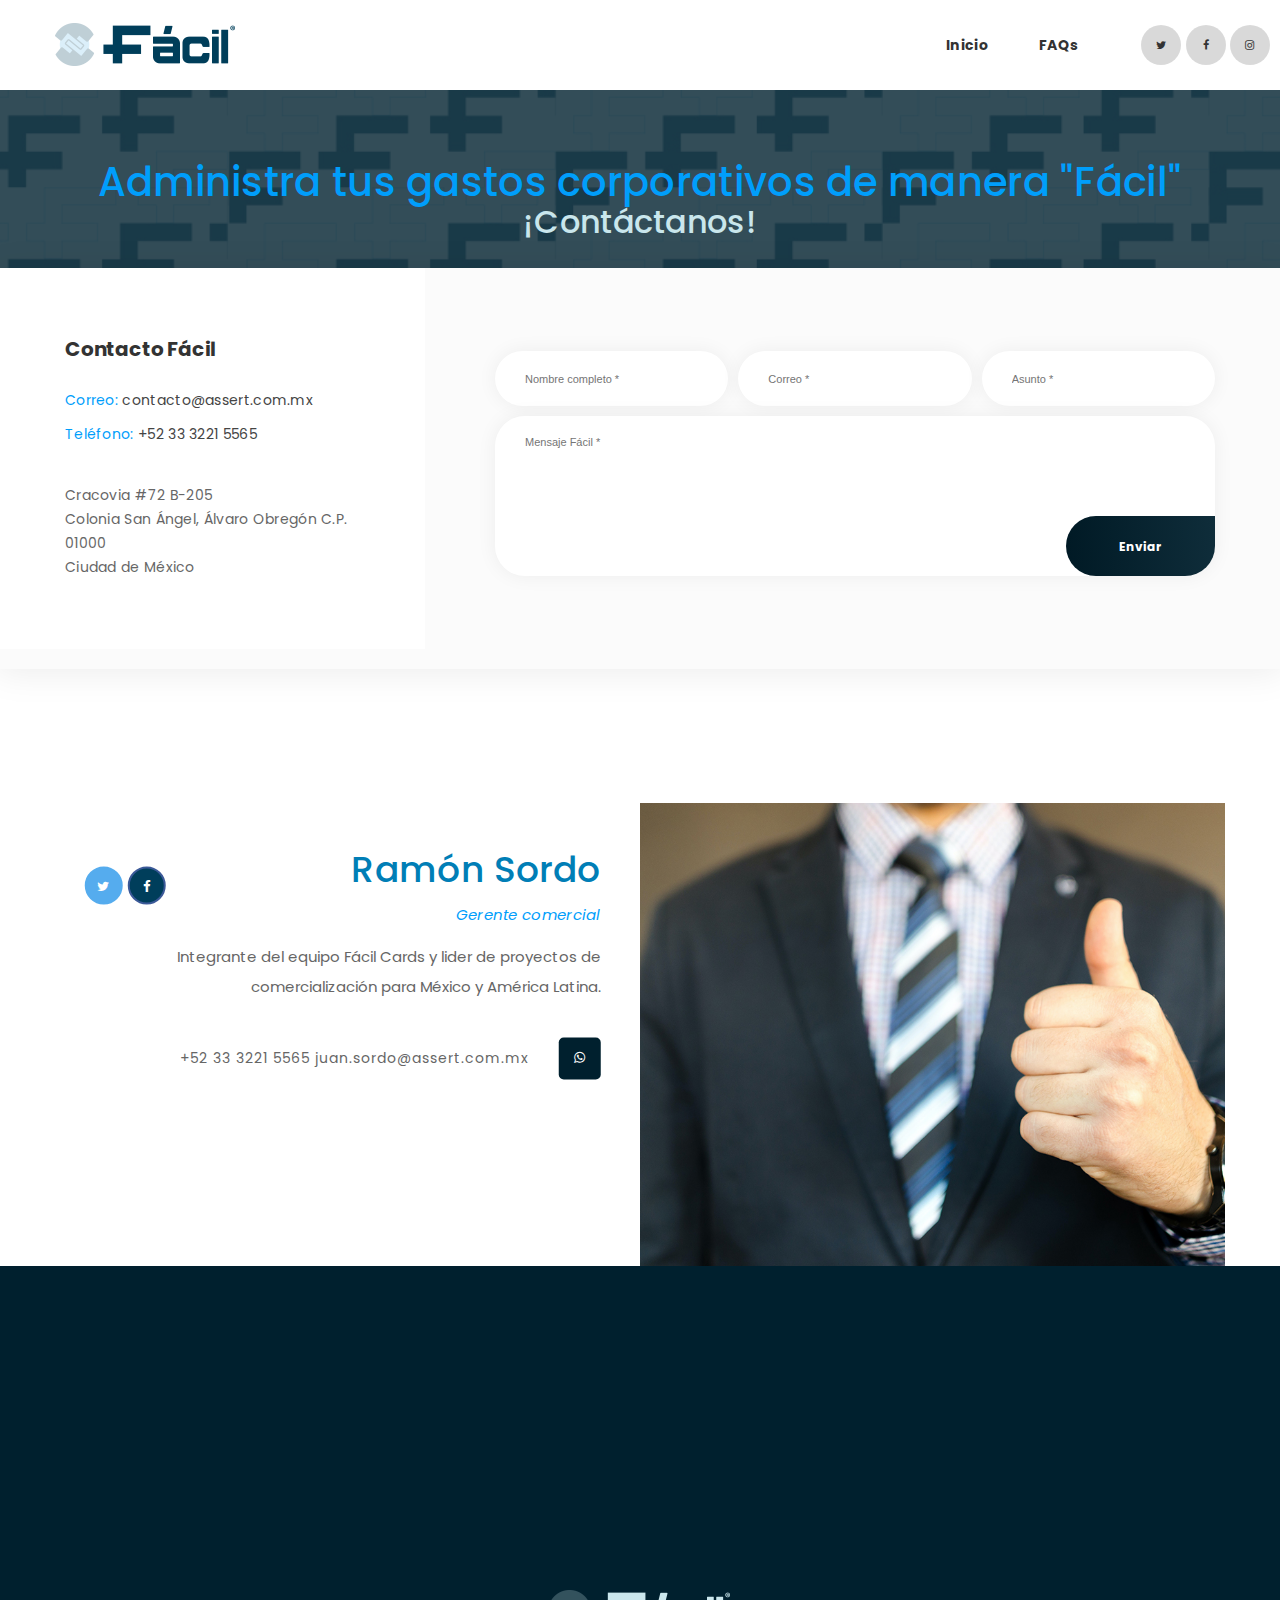
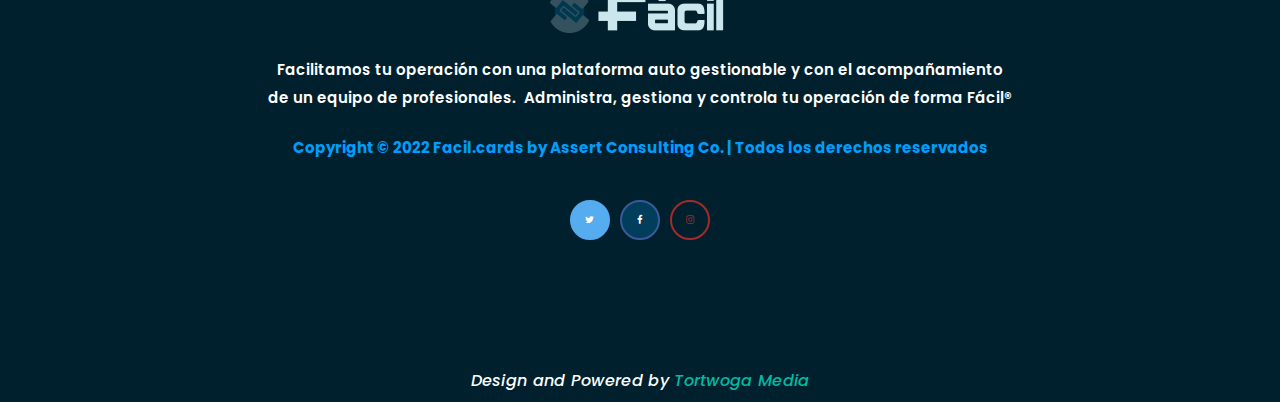
<file: contacto-facilcards.html>
<!DOCTYPE html>
<html lang="en,es-MX" xmlns="http://www.w3.org/1999/xhtml" xml:lang="es-MX">
<html>
<head>
    <!-- Meta-Information -->
    <title>Fácil cards :: Contacto Fácil</title>
    <meta charset="utf-8">
    <meta name="description" content="Fácil cards tarjeta de control de gastos empresarial">
    <meta name="viewport" content="width=device-width, initial-scale=1">
	
	<!-- Site Fav Icon -->
        <link rel="shortcut icon" href="images/Isotipo-Fácil.ico" />

    <!-- Vendor: Bootstrap 4 Stylesheets  -->
    <link rel="stylesheet" href="css/bootstrap.min.css" type="text/css">

    <!-- Our Website CSS Styles -->
    <link rel="stylesheet" href="css/icons.min.css" type="text/css">
    <link rel="stylesheet" href="css/owl.carousel.css" type="text/css">
    <link rel="stylesheet" href="css/main.css" type="text/css">
    <link rel="stylesheet" href="css/color.css" type="text/css">
    <link rel="stylesheet" href="css/responsive.css" type="text/css">
</head>
<body>
    <!-- Our Website Content Goes Here -->
    <main>
        <header class="stck">
            <div class="container">
                <div class="mnu-sc">
                    <div class="logo">
                        <h1><a href="index.html" title=""><img src="images/logo.png" alt="Fácil cards logo" itemprop="image"></a></h1>
                    </div>
                    <nav>
                        <div class="hdr-scl">
                            <a class="brd-rd50" href="https://twitter.com/FacilCards" target="_blank" title=""><i class="fa fa-twitter"></i></a>
							<a class="brd-rd50" href="https://www.facebook.com/profile.php?id=100086553609053" target="_blank" title=""><i class="fa fa-facebook"></i></a>
                            <a class="brd-rd50" href="https://www.instagram.com/facil.cards/" target="_blank" title=""><i class="fa fa-instagram"></i></a>
                        </div>
                        <ul>
                            <li><a href="index.html" title="">Inicio</a></li>
							<li><a href="faqs-facilcards.html" title="">FAQs</a></li>
                        </ul>
                    </nav>
                </div>
            </div>
        </header><!-- Header -->
        <div class="rpnsv-hdr">
            <div class="rspnsv-lg-br">
                <div class="logo">
                    <h1><a href="index.html" title=""><img src="images/logo.png" alt=""></a></h1>
                </div>
                <span class="mnu-btn brd-rd5"><i class="fa fa-align-justify"></i></span>
            </div>
            <div class="rspnsv-mnu blue-bg">
                <span class="cls-btn"><i class="fa fa-close"></i></span>
                <ul>
                    <li><a href="index.html" title="" class="active">Inicio</a></li>
							<li><a href="faqs-facilcards.html" title="" class="active">FAQs</a></li>
                </ul>
            </div>
        </div><!-- Responsive Header -->
        <div class="rpnsv-hdr">
            <div class="rspnsv-lg-br">
                <div class="logo">
                    <h1><a href="index.html" title=""><img src="images/logo.png" alt=""></a></h1>
                </div>
                <span class="mnu-btn brd-rd5"><i class="fa fa-align-justify"></i></span>
            </div>
            <div class="rspnsv-mnu blue-bg">
                <span class="cls-btn"><i class="fa fa-close"></i></span>
                <ul>
                    <li><a href="index.html" title="">Inicio</a></li>
					<li><a href="faqs-facilcards.html" title="">FAQs</a></li>
                </ul>
            </div>
        </div><!-- Page Top -->
		
		<div class="page-top blc-lyr opc8 text-center">
            <div class="parlx" style="background-image:url(images/page-top.jpg);"></div>
            <div class="container">
                <div class="page-title">
                    <h1 itemprop="headline">Administra tus gastos corporativos de manera "Fácil"</h1><h2 style="color: #c9e6ec">¡Contáctanos!</h2>
                </div>
            </div>
        </div><!-- Page Top -->
		<section id="divider" style="padding: 75px"></section>
        
		<section id="contact">
            <div class="gp nogp">
                <div class="row">
                    <div class="col-md-12 col-sm-12 col-lg-12">
                    </div>
                </div>
                <div class="container">
                    <div class="row">
                        <div class="col-md-12 col-sm-12 col-lg-12">
                            <div class="cont-wrp ovrlp-200 ovrlp-bp-200">
                                <div class="row mrg">
                                    <div class="col-md-4 col-sm-12 col-lg-4">
                                        <div class="cnt-inf">
                                            <div class="cnt-inf-tl">
                                                <h4>Contacto Fácil</h4>
                                            </div>
                                            <div class="cnt-inf-lst">
                                                <p><span class="blue-clr">Correo:</span> contacto@assert.com.mx</p>
                                                <p><span class="blue-clr">Teléfono:</span> +52 33 3221 5565</p>
                                                <p class="adr">Cracovia #72 B-205<br>
Colonia San Ángel, Álvaro Obregón C.P. 01000<br>
Ciudad de México</p>
                                            </div>
                                        </div>
                                    </div>
                                    <div class="col-md-8 col-sm-12 col-lg-8">
                                        <form class="cnt-frm text-center">
                                            <div class="row mrg10">
                                                <div class="col-md-4 col-sm-4 col-lg-4"><input class="brd-rd30" type="text" Placeholder="Nombre completo *" /></div>
                                                <div class="col-md-4 col-sm-4 col-lg-4"><input class="brd-rd30" type="email" Placeholder="Correo *" /></div>
                                                <div class="col-md-4 col-sm-4 col-lg-4"><input class="brd-rd30" type="text" Placeholder="Asunto *" /></div>
                                                <div class="col-md-12 col-sm-12 col-lg-12"><textarea class="brd-rd30" Placeholder="Mensaje Fácil *"></textarea> <button class="brd-rd30" type="submit">Enviar</button></div>
                                            </div>
                                        </form>
                                    </div>
                                </div>
                            </div>
                        </div>
                    </div>
                </div>
            </div>
        </section>
		
		<section>
            <div class="gp notp">
                <div class="container">
                    <div class="row">
                        <div class="col-md-12 col-sm-12 col-lg-12" style="padding: 35px">
                        <br>
							<br>
							<br>
							<br>
							<br>
							<br>
                        </div>
                    </div>
                </div>
            </div>
        </section>
		
		<section>
            <div class="gp nogp">
                <div class="container">
                    <div class="row">
                        <div class="col-md-12 col-sm-12 col-lg-12">
                            <div class="mbr-dtl">
                                <div class="row mrg">
                                    <div class="col-md-12 col-sm-12 col-lg-6">
                                        <div class="mbr-inf-wrp">
                                            <div class="mbr-inf-inr">
                                                <div class="mbr-inf">
                                                    <ul class="mbr-scil"><li><a href="https://twitter.com/FacilCards" target="_blank" title="" itemprop="url" class="twitter"><i class="fa fa-twitter"></i></a></li>
                                                        <li><a href="https://www.facebook.com/profile.php?id=100086553609053" target="_blank" title="" itemprop="url" class="facebook"><i class="fa fa-facebook"></i></a></li>
                                                    </ul>
                                                    <h1 itemprop="headline">Ramón Sordo</h1>
                                                    <i>Gerente comercial</i>
                                                    <p itemprop="description">Integrante del equipo Fácil Cards y lider de proyectos de comercialización para México y América Latina.</p>
                                                    <ul class="mbr-cnt">
                                                        <li><i class="fa fa-whatsapp"></i> +52 33 3221 5565 <a href="#" title="" itemprop="url">juan.sordo@assert.com.mx</a>
															<li style="padding: 65px"></li>
														</li>
                                                    </ul>
                                                </div>
                                            </div>
                                        </div>
                                    </div>
									
                                    <div class="col-md-12 col-sm-12 col-lg-6">
                                        <div class="mbr-thmb">
                                            <img src="images/resource/mbr-detail1.jpg" alt="" itemprop="image" />
                                        </div>
                                    </div>
                                </div>
                            </div><!-- Member Detail -->
                        </div>
                    </div>
                </div>
            </div>
        </section>
        <footer>
            <div class="gp tp315">
                <div class="container">
                    <div class="row">
                        <div class="col-md-12 col-sm-12 col-lg-12">
                            <div class="ftr-wrp text-center">
                                <div class="ftr-innr">
                                    <h1><a href="index.html" title=""><img src="images/logo-light.png" alt="Fácil cards logo" itemprop="image"></a></h1>
                                    <p>Facilitamos tu operación con una plataforma auto gestionable y con el acompañamiento de un equipo de profesionales.&nbsp;&nbsp;Administra, gestiona y controla tu operación de forma Fácil®</p>
                                    <span><i class="blue-clr">Copyright &copy; 2022 Facil.cards by Assert Consulting Co. | Todos los derechos reservados</span>
                                    <div class="ft-scl">
										<a class="twitter scl-btn brd-rd50" href="https://twitter.com/FacilCards" title="" target="_blank"><i class="fa fa-twitter"></i></a>
                                        <a class="facebook scl-btn brd-rd50" href="https://www.facebook.com/profile.php?id=100086553609053" title="" target="_blank"><i class="fa fa-facebook"></i></a>
										<a style="color: brown" class="instagram scl-btn brd-rd50" href="https://www.instagram.com/facil.cards/" title="" target="_blank"><i class="fa fa-instagram"></i></a>
                                    </div>
                                </div>
                            </div>
                        </div>
                    </div>
                </div>
            </div><section class="text-center" id="divider" style="padding: 5px">
									<h6 style="color: #ffffff">Design and Powered by <a style="color: #00BBA3" href="https://tortwoga.com.mx/" title="Tortwoga Media Agency" target="_blank">Tortwoga Media</a></h6></section>
        </footer>
    </main>

    <!-- Vendor: Javascripts -->
    <script src="js/jquery.min.js" type="text/javascript"></script>
    <script src="js/bootstrap.min.js" type="text/javascript"></script>

    <!-- Our Website Javascripts -->
    <script src="js/owl.carousel.min.js"></script>
    <script src="js/jquery.counterup.js"></script>
    <script src="js/waypoints.min.js"></script>
    <script src="js/scroll-up-bar.min.js"></script>
    <script src="js/jquery.poptrox.min.js"></script>
    <script src="js/main.js"></script>
</body>
</html>
</file>
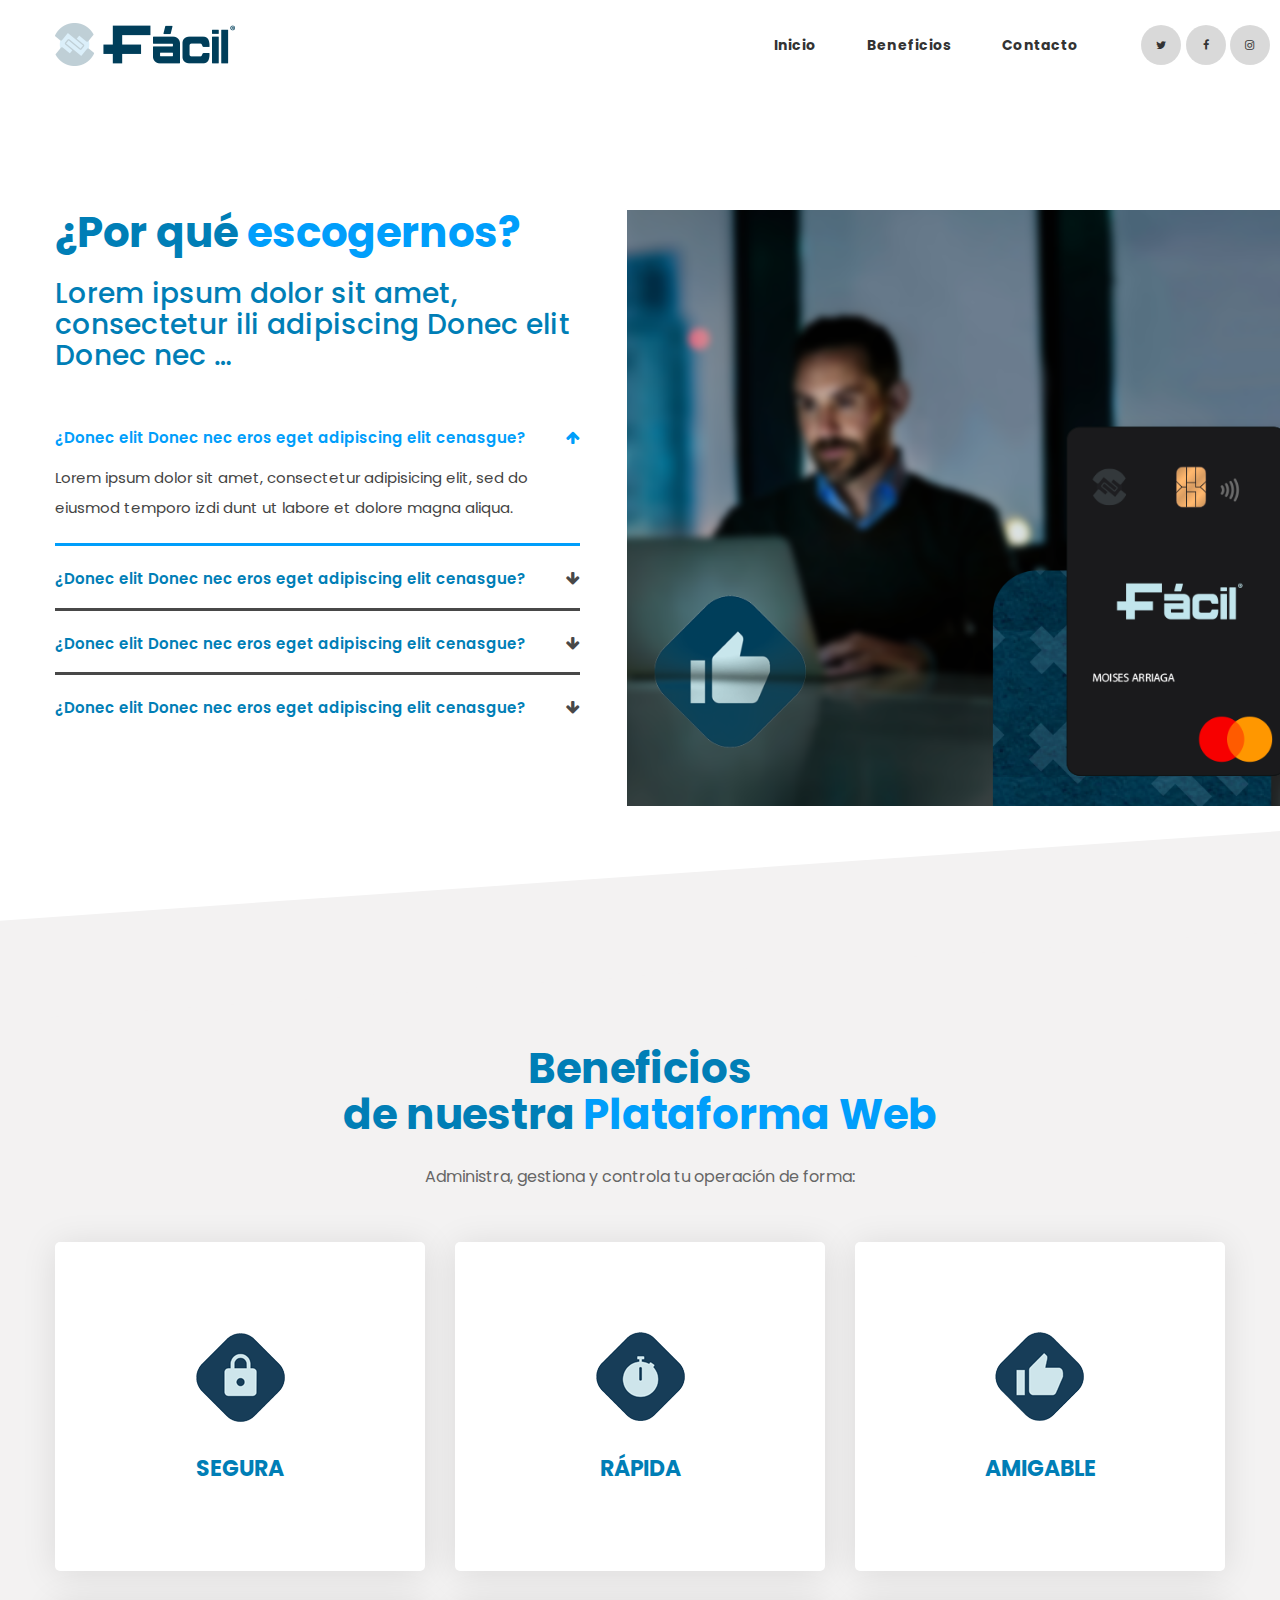
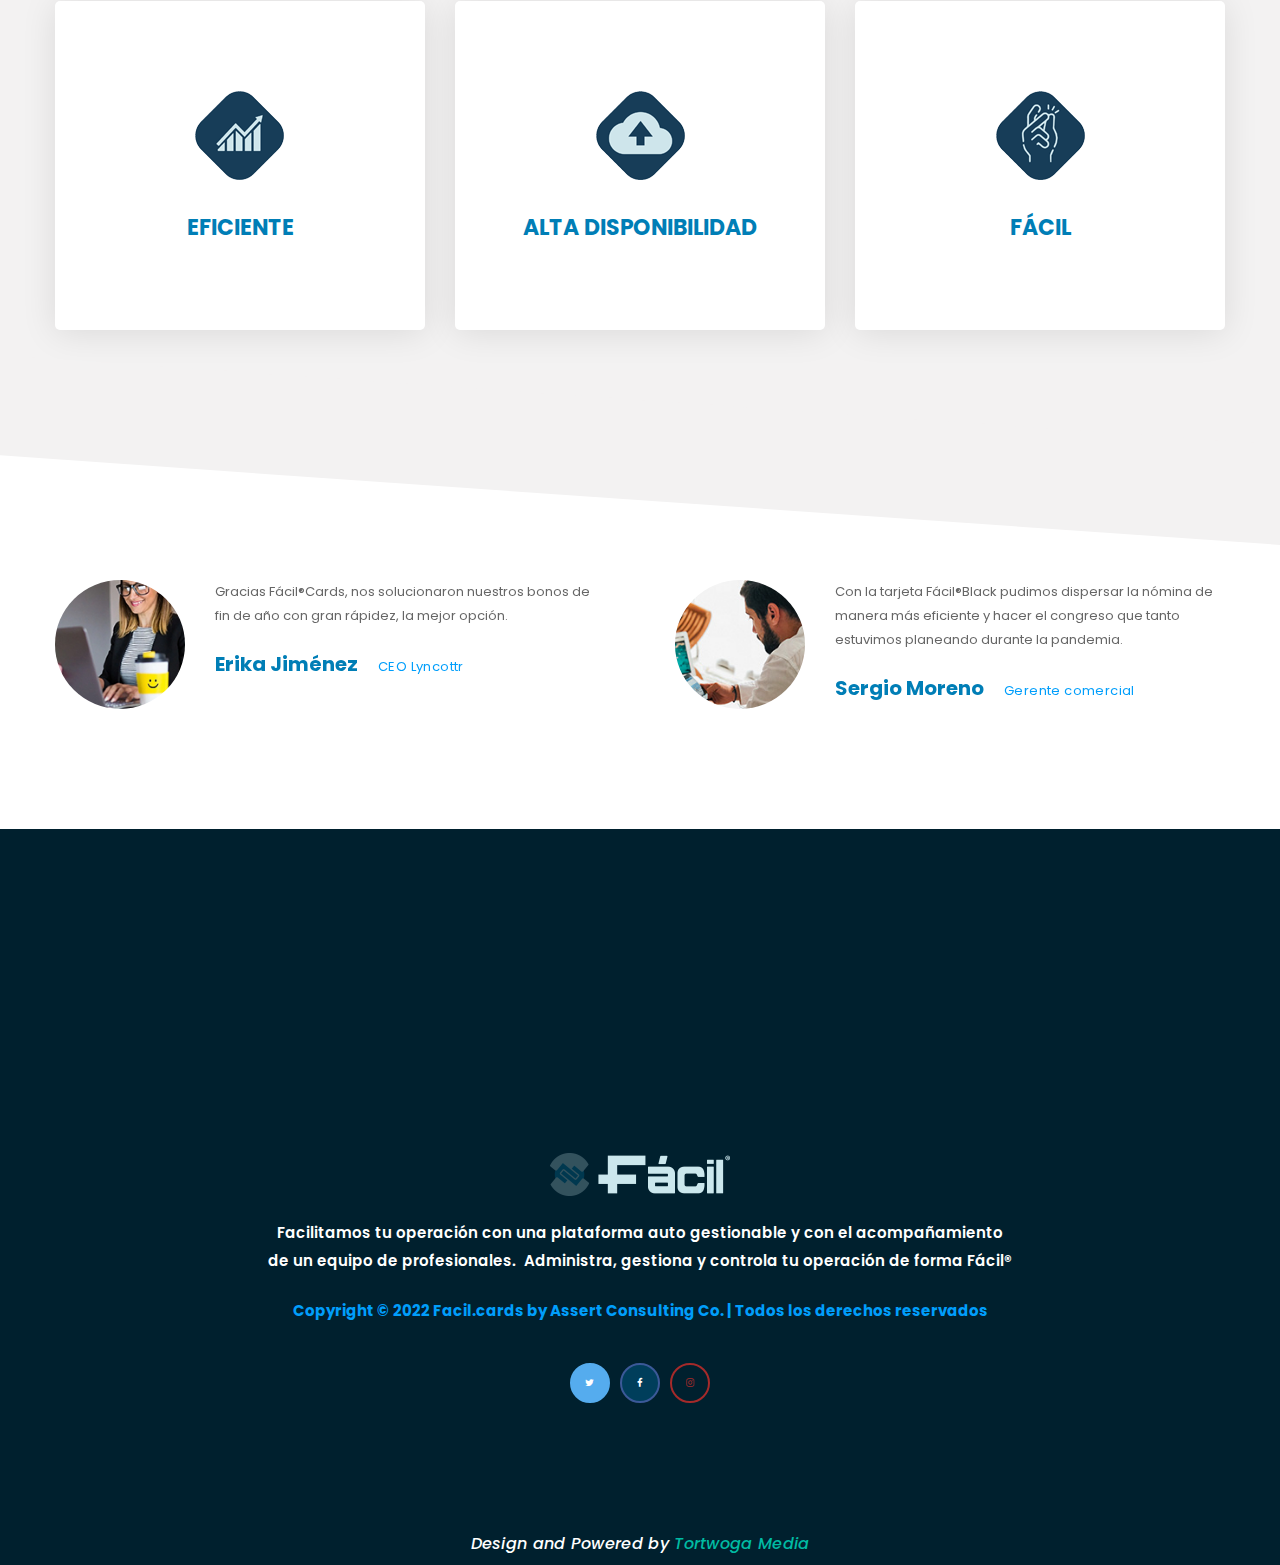
<file: faqs-facilcards.html>
<!DOCTYPE html>
<html lang="en,es-MX" xmlns="http://www.w3.org/1999/xhtml" xml:lang="es-MX">
<html>
<head>
    <!-- Meta-Information -->
    <title>Fácil cards :: Preguntas frecuentes</title>
    <meta charset="utf-8">
    <meta name="description" content="Fácil cards tarjeta de control de gastos empresarial">
    <meta name="viewport" content="width=device-width, initial-scale=1">
	
	<!-- Site Fav Icon -->
        <link rel="shortcut icon" href="images/Isotipo-Fácil.ico" />

    <!-- Vendor: Bootstrap 4 Stylesheets  -->
    <link rel="stylesheet" href="css/bootstrap.min.css" type="text/css">

    <!-- Our Website CSS Styles -->
    <link rel="stylesheet" href="css/icons.min.css" type="text/css">
    <link rel="stylesheet" href="css/owl.carousel.css" type="text/css">
    <link rel="stylesheet" href="css/main.css" type="text/css">
    <link rel="stylesheet" href="css/color.css" type="text/css">
    <link rel="stylesheet" href="css/responsive.css" type="text/css">
</head>
<body>
    <!-- Our Website Content Goes Here -->
    <main>
        <header class="stck">
            <div class="container">
                <div class="mnu-sc">
                    <div class="logo">
                        <h1><a href="index.html" title="home"><img src="images/logo.png" alt="Inicio" itemprop="image"></a></h1>
                    </div>
                    <nav>
                        <div class="hdr-scl">
                            <a class="brd-rd50" href="https://twitter.com/FacilCards" target="_blank" title=""><i class="fa fa-twitter"></i></a>
							<a class="brd-rd50" href="https://www.facebook.com/profile.php?id=100086553609053" target="_blank" title=""><i class="fa fa-facebook"></i></a>
                            <a class="brd-rd50" href="https://www.instagram.com/facil.cards/" target="_blank" title=""><i class="fa fa-instagram"></i></a>
                        </div>
                        <ul>
                            <li><a href="index.html" title="">Inicio</a></li>
                            <li><a href="#features" title="">Beneficios</a></li>
                            <li><a href="contacto-facilcards.html" title="">Contacto</a></li>
                        </ul>
                    </nav>
                </div>
            </div>
        </header><!-- Header -->
        <div class="rpnsv-hdr">
            <div class="rspnsv-lg-br">
                <div class="logo">
                    <h1><a href="index.html" title=""><img src="images/logo.png" alt=""></a></h1>
                </div>
                <span class="mnu-btn brd-rd5"><i class="fa fa-align-justify"></i></span>
            </div>
            <div class="rspnsv-mnu blue-bg">
                <span class="cls-btn"><i class="fa fa-close"></i></span>
                <ul>
                    <li><a href="index.html" title="">Inicio</a></li>
                    <li><a href="#features" title="">Beneficios</a></li>
                    <li><a href="contacto-facilcards.html" title="">Contacto</a></li>
                </ul>
            </div>
        </div><!-- Responsive Header -->
       
        <section>
            <div class="gp">
                <div class="container">
                    <div class="row">
                        <div class="col-md-12 col-sm-12 col-lg-12">
                            <div class="chs-wrp">
                                <div class="row">
                                    <div class="col-md-6 col-sm-12 col-lg-6">
                                        <div class="tlt-txt">
                                            <div class="tlt-txt-innr">
                                                <h2>¿Por qué <i class="blue-clr">escogernos?</i></h2>
                                                <h3>Lorem ipsum dolor sit amet, consectetur ili adipiscing Donec elit Donec nec …</h3>
                                            </div>
                                        </div>
                                        <div id="acordn" class="faq-wrp">
                                            <div class="acordn-itm">
                                                <h4>¿Donec elit Donec nec eros eget adipiscing elit cenasgue? <i class="fa fa-arrow-down"></i></h4>
                                                <div class="acrdn-cnt">
                                                    <p>Lorem ipsum dolor sit amet, consectetur adipisicing elit, sed do eiusmod temporo izdi dunt ut labore et dolore magna aliqua. </p>
                                                </div>
                                            </div>
                                            <div class="acordn-itm">
                                                <h4>¿Donec elit Donec nec eros eget adipiscing elit cenasgue? <i class="fa fa-arrow-down"></i></h4>
                                                <div class="acrdn-cnt">
                                                    <p>Lorem ipsum dolor sit amet, consectetur adipisicing elit, sed do eiusmod temporo izdi dunt ut labore et dolore magna aliqua. </p>
                                                </div>
                                            </div>
                                            <div class="acordn-itm">
                                                <h4>¿Donec elit Donec nec eros eget adipiscing elit cenasgue? <i class="fa fa-arrow-down"></i></h4>
                                                <div class="acrdn-cnt">
                                                    <p>Lorem ipsum dolor sit amet, consectetur adipisicing elit, sed do eiusmod temporo izdi dunt ut labore et dolore magna aliqua. </p>
                                                </div>
                                            </div>
                                            <div class="acordn-itm">
                                                <h4>¿Donec elit Donec nec eros eget adipiscing elit cenasgue? <i class="fa fa-arrow-down"></i></h4>
                                                <div class="acrdn-cnt">
                                                    <p>Lorem ipsum dolor sit amet, consectetur adipisicing elit, sed do eiusmod temporo izdi dunt ut labore et dolore magna aliqua. </p>
                                                </div>
                                            </div>
                                        </div><!-- Accordions  -->                                    
                                    </div>
                                    <div class="col-md-6 col-sm-12 col-lg-6">
                                        <div class="chr-mckp">
                                            <img src="images/resource/why-chs-mckp2.png" alt="">
                                        </div>
                                    </div>
                                </div>
                            </div>
                        </div>
                    </div>
                </div>
            </div>
        </section>
		
		<section id="features">
            <div class="gp gry-bg">
                <div class="skw-shp-tp rgt"></div>
                <div class="container">
                    <div class="row">
                        <div class="col-md-12 col-sm-12 col-lg-12">
                            <div class="tlt-txt text-center">
                                <div class="tlt-txt-innr">
                                    <h2>Beneficios <br> de nuestra <i class="blue-clr">Plataforma Web</i></h2>
                                    <p>Administra, gestiona y controla tu operación de forma:</p>
                                </div>
                            </div>
                            <div class="rmv-ext">
                                <div class="row">
                                    <div class="col-md-4 col-sm-6 col-lg-4">
                                        <div class="fea-bx brd-rd5 text-center">
                                            <i><img src="images/resource/fea-icn1.png" alt="Segura" /></i>
                                            <h4>Segura</h4>
                                        </div>
                                    </div>
                                    <div class="col-md-4 col-sm-6 col-lg-4">
                                        <div class="fea-bx brd-rd5 text-center">
                                            <i><img src="images/resource/fea-icn2.png" alt="Rápida" /></i>
                                            <h4>Rápida</h4>
                                        </div>
                                    </div>
                                    <div class="col-md-4 col-sm-6 col-lg-4">
                                        <div class="fea-bx brd-rd5 text-center">
                                            <i><img src="images/resource/fea-icn3.png" alt="Amigable" /></i>
                                            <h4>Amigable</h4>
                                        </div>
                                    </div>
									<div class="col-md-4 col-sm-6 col-lg-4">
                                        <div class="fea-bx brd-rd5 text-center">
                                            <i><img src="images/resource/fea-icn4.png" alt="Eficiente" /></i>
                                            <h4>Eficiente</h4>
                                        </div>
                                    </div>
									<div class="col-md-4 col-sm-6 col-lg-4">
                                        <div class="fea-bx brd-rd5 text-center">
                                            <i><img src="images/resource/fea-icn5.png" alt="Alta disponibilidad" /></i>
                                            <h4>Alta disponibilidad</h4>
                                        </div>
                                    </div>
									<div class="col-md-4 col-sm-6 col-lg-4">
                                        <div class="fea-bx brd-rd5 text-center">
                                            <i><img src="images/resource/fea-icn6.png" alt="Fácil" /></i>
                                            <h4>Fácil</h4>
                                        </div>
                                    </div>
                                </div>
                            </div>
                        </div>
                    </div>
                </div>
                <div class="skw-shp-bp rgt"></div>
            </div>
        </section>
		
		<section id="contact" id="divider" style="padding: 65px"></section>
       
        <section>
            <div class="gp notp">
                <div class="container">
                    <div class="row">
                        <div class="col-md-12 col-sm-12 col-lg-12">
                            <div class="testi-caro-wrp">
                                <div class="testi-caro-innr">
                                    <div class="testi-bx">
                                        <img class="brd-rd50" src="images/resource/tasti1.jpg" alt="" />
                                        <div class="testi-bx-innr">
                                            <p>Gracias Fácil®Cards, nos solucionaron nuestros bonos de fin de año con gran rápidez, la mejor opción.</p>
                                            <h4>Erika Jiménez</h4> <i class="blue-clr">CEO Lyncottr</i>
                                        </div>
                                    </div>
                                    <div class="testi-bx">
                                        <img class="brd-rd50" src="images/resource/tasti2.jpg" alt="" />
                                        <div class="testi-bx-innr">
                                            <p>Con la tarjeta Fácil®Black pudimos dispersar la nómina de manera más eficiente y hacer el congreso que tanto estuvimos planeando durante la pandemia.</p>
                                            <h4>Sergio Moreno</h4> <i class="blue-clr">Gerente comercial</i>
                                        </div>
                                    </div>
                                    <div class="testi-bx">
                                        <img class="brd-rd50" src="images/resource/tasti3.jpg" alt="" />
                                        <div class="testi-bx-innr">
                                            <p>En nuestra empresa usamos las tarjetas para entregar las comisiones a nuestros centros de distribución, un éxito total que nos facilitó la dispersión.</p>
                                            <h4>Laura Díaz</h4> <i class="blue-clr">Directora de MKT BLN</i>
                                        </div>
                                    </div>                                    
                                </div>
                            </div>
                        </div>
                    </div>
                </div>
            </div>
        </section>
        
        <footer>
            <div class="gp tp315">
                <div class="container">
                    <div class="row">
                        <div class="col-md-12 col-sm-12 col-lg-12">
                            <div class="ftr-wrp text-center">
                                <div class="ftr-innr">
                                    <h1><a href="index.html" title=""><img src="images/logo-light.png" alt="Fácil cards logo" itemprop="image"></a></h1>
                                    <p>Facilitamos tu operación con una plataforma auto gestionable y con el acompañamiento de un equipo de profesionales.&nbsp;&nbsp;Administra, gestiona y controla tu operación de forma Fácil®</p>
                                    <span><i class="blue-clr">Copyright &copy; 2022 Facil.cards by Assert Consulting Co. | Todos los derechos reservados</span>
                                    <div class="ft-scl">
										<a class="twitter scl-btn brd-rd50" href="https://twitter.com/FacilCards" title="" target="_blank"><i class="fa fa-twitter"></i></a>
                                        <a class="facebook scl-btn brd-rd50" href="https://www.facebook.com/profile.php?id=100086553609053" title="" target="_blank"><i class="fa fa-facebook"></i></a>
										<a style="color: brown" class="instagram scl-btn brd-rd50" href="https://www.instagram.com/facil.cards/" title="" target="_blank"><i class="fa fa-instagram"></i></a>
                                    </div>
                                </div>
                            </div>
                        </div>
                    </div>
                </div>
            </div><section class="text-center" id="divider" style="padding: 5px">
									<h6 style="color: #ffffff">Design and Powered by <a style="color: #00BBA3" href="https://tortwoga.com.mx/" title="Tortwoga Media Agency" target="_blank">Tortwoga Media</a></h6></section>
        </footer>
    </main>

    <!-- Vendor: Javascripts -->
    <script src="js/jquery.min.js"></script>
    <script src="js/bootstrap.min.js"></script>

    <!-- Our Website Javascripts -->
    <script src="js/owl.carousel.min.js"></script>
    <script src="js/jquery.counterup.js"></script>
    <script src="js/waypoints.min.js"></script>
    <script src="js/scroll-up-bar.min.js"></script>
    <script src="js/jquery.poptrox.min.js"></script>
    <script src="js/demo.js"></script>
    <script src="js/three.min.js"></script>
    <script src="js/TweenMax.min.js"></script>
    <script src="js/demo2.js"></script>
    <script src="js/main.js"></script>
</body>
</html>
</file>
<file: css/main.css>
/*
Template: Fácil cards by Assert 2022
Author: Tortwoga Media
Version: 1.0
Designed and Development by: https://tortwoga.com.mx/
*/

/*
/*** ======= // TABLE OF CONTENT // ============================
01- Google Fonts
02- Plugin Stylesheets Import
03- General Styling
03- Social Media Offical Colors
05- Cross Browser Compatibility
06- Header
07- Sticky Header
08- Responsive Header
09- Slider Sec
10- Page Feature
11- Fun Facts
12- Video Sec
13- Pulse Animation
14- Sec Title
15- Team Sec
16- Amazing Features
17- App ScreenShots
18- Testimonials Sec
19- FAQ Sec
20- Keep In Touch Sec
21- Newsletter
22- Footer
23- Recent News
24- New Featured Areas Style
  24.1- Featured Area Style 1
  24.2- App Shocase
  24.3- Parallax Zoom Slices
  24.4- Particle Effect Two
25- Blog Detail
26- Team Detail
27- 404 Error Page



===================================================== ***/

/*===== Google Fonts =====*/
@import url(https://fonts.googleapis.com/css?family=Bowlby+One);
@import url(https://fonts.googleapis.com/css?family=Roboto);
@import url(https://fonts.googleapis.com/css?family=Oswald);
@import url(https://fonts.googleapis.com/css?family=Lato:700);
@import url(https://fonts.googleapis.com/css?family=Playfair+Display:400,400italic,700,700italic,900,900italic);
@import url(https://fonts.googleapis.com/css?family=Poppins:100,100i,200,200i,300,300i,400,400i,500,500i,600,600i,700,700i,800,800i,900,900i);
@font-face {
  font-family: oem;
  src: url('../fonts/8514oem.eot');
  src: url('../fonts/8514oem.eot?#iefix') format('embedded-opentype'),
       url('../fonts/8514oem.woff2') format('woff2'),
       url('../fonts/8514oem.woff') format('woff'),
       url('../fonts/8514oem.ttf')  format('truetype'),
       url('../fonts/8514oem.svg#svgFontName') format('svg');
}

/*===== Plugin Stylesheets Import =====*/
@import url(animate.css);

/*===== General Styling =====*/
html, body{overflow-x:hidden;}
body {
  float: left;
  font-family: poppins;
  letter-spacing: 0.3px;
  margin: 0;
  position: relative;
  width: 100%;
}
h1,h2,h3,h4,h5,h6{
  font-family:poppins;
  color:#007eb6;
}
p{
  font-family:poppins;
  color:#666;
  line-height:30px;
  font-size:16px;
  letter-spacing:0;
}
ul li,
ol li{
  font-family:poppins;
  color:#666;
  font-size:13px;
  line-height:20px;
}
a {color: inherit;}
a:hover,
a:focus{
  text-decoration:none;
  outline:none;
}
iframe {
  border: 0;
  float: left;
  width: 100%;
}
input,
textarea,
select,
button {border: 0;}
button,
input[type="submit"],
.fileContainer,
input[type="file"] {cursor: pointer;}
input:focus,
textarea:focus,
select:focus,
button:focus,
a:focus,
.form-wrp fieldset p a:focus,
.btn:focus {
  outline: none;
  -webkit-box-shadow: none;
  -ms-box-shadow: none;
  -o-box-shadow: none;
  box-shadow: none;
}
textarea {resize: none;}
main {
  float: left;
  position: relative;
  width: 100%;
}
main.boxed {
  -webkit-box-shadow: 0 0 10px rgba(0,0,0,0.5);
  -ms-box-shadow: 0 0 10px rgba(0,0,0,0.5);
  -o-box-shadow: 0 0 10px rgba(0,0,0,0.5);
  box-shadow: 0 0 10px rgba(0,0,0,0.5);
  float: none;
  margin: 0 auto;
  width: 1230px;
}
section{
  float:left;
  position:relative;
  width:100%;
}
.gp {
  float: left;
  padding: 120px 0;
  position: relative;
  width: 100%;
}
.lsgp,
.gp.lsgp {padding: 70px 0;}
.tp375,
.gp.tp375 {padding-top: 375px;}
.bp375,
.gp.bp375 {padding-bottom: 375px;}
.tp320,
.gp.tp320 {padding-top: 320px;}
.bp320,
.gp.bp320 {padding-bottom: 320px;}
.tp270,
.gp.tp270 {padding-top: 270px;}
.bp270,
.gp.bp270 {padding-bottom: 270px;}
.tp235,
.gp.tp235 {padding-top: 235px;}
.bp235,
.gp.bp235 {padding-bottom: 235px;}
.tp220,
.gp.tp220 {padding-top: 220px;}
.bp220,
.gp.bp220 {padding-bottom: 220px;}
.tp175,
.gp.tp175 {padding-top: 175px;}
.bp175,
.gp.bp175 {padding-bottom: 175px;}
.tp140,
.gp.tp140 {padding-top: 140px;}
.bp140,
.gp.bp140 {padding-bottom: 140px;}
.tp340,
.gp.tp340 {padding-top: 340px;}
.tp315,
.gp.tp315 {padding-top: 315px;}
.notp,
.gp.notp {padding-top: 0;}
.nobp,
.gp.nobp {padding-bottom: 0;}
.nogp,
.gp.nogp {padding: 0;}
.gry-bg {background-color: #f3f2f2;}
.container {
  padding: 0;
  width:1170px;
}
.ovrlp-175 {margin-top: -175px;}
.ovrlp-200 {margin-top: -200px;}
.ovrlp-bp-200 {margin-bottom: -200px;}
.ovrlp-275 {margin-top: -275px;}
.ovrlp-330 {margin-top: -330px;}
.mrg {margin: 0;}
.mrg > div {padding: 0;}
.mrg5 {margin: 0 -2.5px;}
.mrg5 > div {padding: 0 2.5px;}
.mrg10 {margin: 0 -5px;}
.mrg10 > div {padding: 0 5px;}
.rmv-ext {
  float: left;
  margin-bottom: -30px;
  width: 100%;
}
.parlx,
.fxd-bg{
  background-position: center;
  height:100%;
  width:100%;
  margin:0;
  position:absolute;
  left:0;
  top:0;
  z-index:-1;
}
.fxd-bg{
  background-attachment:fixed !important;
  background-size:cover!important;
}
.parlx {
  background-repeat: no-repeat;
  background-size: cover;
}
.parlx.patern-bg{background-repeat:repeat !important;}
.img-btm {
  background-position: bottom center;
  top: auto;
  bottom: 0;
  background-repeat: no-repeat;
}
.blc-lyr:before, 
.wht-lyr:before,
.drk-blu-lyr:before,
.gry-lyr:before,
.thm-lyr:before {
  content: "";
  height: 100%;
  left: 0;
  opacity: 0.95;
  position: absolute;
  top: 0;
  width: 100%;
  z-index: 0;
}
.wht-lyr:before{background-color:#fff;}
.blc-lyr:before {background-color: #00202e;}
.thm-lyr:before {
  background-image: -moz-linear-gradient(4deg, rgba(0,0,0,.2) 0%, rgba(255,255,255,.06) 100%);
  background-image: -webkit-gradient(linear, left top, right top, color-stop(0%, rgba(0,0,0,.2)), color-stop(100%, rgba(255,255,255,.06)));
  background-image: -webkit-linear-gradient(4deg, rgba(0,0,0,.2) 0%, rgba(255,255,255,.06) 100%);
  background-image: -o-linear-gradient(4deg, rgba(0,0,0,.2) 0%, rgba(255,255,255,.06) 100%);
  background-image: -ms-linear-gradient(4deg, rgba(0,0,0,.2) 0%, rgba(255,255,255,.06) 100%);
  background-image: linear-gradient(86deg, rgba(0,0,0,.2) 0%, rgba(255,255,255,.06) 100%);
}
.gry-lyr:before {background-color: #fbfbfb;}
.drk-blu-lyr:before {background-color: #0e0623;}
.hg-opc:before {opacity: .95;}
.opc8:before {opacity: .8;}
.opc6:before {opacity: .6;}
.md-opc:before {opacity: .85;}
.lw-opc:before {opacity: .75;}
.parlx80:before,
.parlx80 .parlx {height: 80%;}
iframe{
  border:0;
  width:100%;
  float:left;
}
img {
  max-width: 100%;
  vertical-align: middle;
}
.bg-shp {
  position: absolute;
  bottom: 0;
  z-index: 1;
}
.bg-shp.rgt {
  bottom: -200px;
  right: -110px;
}
.bg-shp.cntr {left: 50%;}
/*===== Social Media Offical Colors =====*/
.scl-btn2 {color: #ffffff;}
a.facebook,
a.facebook-clr:hover{
  background:#003e5b;
  border-color:#3b5998;
}
a.facebook-clr,
a.facebook:hover{
  border-color:#003e5b;
  color:#3b5998;
}
a.twitter,
a.twitter-clr:hover{
  background:#55acee;
  border-color:#55acee;
}
a.twitter-clr,
a.twitter:hover{
  border-color:#55acee;
  color:#55acee;
}
a.google,
a.google-clr:hover{
  background:#dd4b39;
  border-color:#dd4b39;
}
a.google-clr,
a.google:hover{
  border-color:#dd4b39;
  color:#dd4b39;
}
a.vimeo,
a.vimeo-clr:hover{
  background:#44bbff;
  border-color:#44bbff;
}
a.vimeo-clr,
a.vimeo:hover{
  border-color:#44bbff;
  color:#44bbff;
}

/*===== Cross Browser Compatibility =====*/
a,
input,
button,
:before,
:after,
.membr-inf,
.membr-inf > h4,
.membr-inf > span,
.membr-inf > p,
.scl-inf,
.owl-nav > div,
.owl-dots > div,
.acordn-itm,
.acordn-itm > h4,
header *,
.app-itm,
.app-itm > img,
.fea-btns > a i,
.mnu-sc,
.hdr-scl,
nav > ul > li,
.logo img,
.rspnsv-mnu,
.mnu-btn,
.cls-btn,
ul li,
ul,
img,
span,
.hdr6-mnu-wwrp,
.mnu-cls-btn
{
  -webkit-transition: all .3s linear;
  -ms-transition: all .3s linear;
  -o-transition: all .3s linear;
  transition: all .3s linear;
}

.membr-wrp:hover .membr-inf,
.owl-carousel .owl-nav > div,
.nwsltr-frm button,
.pg-srch-frm > button
{
  -webkit-transform: translateY(-50%);
  -ms-transform: translateY(-50%);
  -o-transform: translateY(-50%);
  transform: translateY(-50%);
}

.bg-shp.cntr,
.comment-reply-link
{
  -webkit-transform: translateX(-50%);
  -ms-transform: translateX(-50%);
  -o-transform: translateX(-50%);
  transform: translateX(-50%);
}

.vdo-sec-innr,
.feat-cap-inr,
.video-thumb > a,
.mbr-inf-inr
{
  -webkit-transform: translate(-50%, -50%);
  -ms-transform: translate(-50%, -50%);
  -o-transform: translate(-50%, -50%);
  transform: translate(-50%, -50%);
}

.brd-rd50,
.owl-dots > div,
.sec-tl-innr .tl-shp::before,
.sec-tl-innr .tl-shp::after,
.sec-tl-innr .tl-shp-inr::before,
.mbr-scil > li a
{
  -webkit-border-radius: 50%;
  border-radius: 50%;
}

.brd-rd40
{
  -webkit-border-radius: 40px;
  border-radius: 40px;
}

.brd-rd30,
.tagcloud > a,
.tagcloud > a:before,
.reply-comment > form input, 
.reply-comment > form textarea,
.btn1,
.pg-srch-frm > input
{
  -webkit-border-radius: 30px;
  border-radius: 30px;
}

.brd-rd5,
.widget ul,
.widget ul li span,
.tagcloud,
.mbr-cnt > li i
{
  -webkit-border-radius: 5px;
  border-radius: 5px;
}

.brd-rd3,
.share > a,
.share > a:before
{
  -webkit-border-radius: 3px;
  border-radius: 3px;
}

.brd-rd0 {
  -webkit-border-radius: 0;
  border-radius: 0;
}

.purpl-bg {background-color: #9c27b0;}
.yello-bg {background-color: #f3aa36;}
.blue2-bg {background-color: #3980f9;}
/*===== Page Style =====*/

/*===== Header =====*/
header {
  background-color: #fff;
  float: left;
  width: 100%;
  z-index: 9999;
}
header.stck {
  position: fixed;
  left: 0;
  right: 0;
  top: 0;
}
.mnu-sc {
  float: left;
  width: 1300px;
  margin-left: -65px;
  border-bottom: 1px solid rgba(255,255,255,.56);
  padding: 0 20px 0 65px;
  display: table;
}
.logo {
  display: table-cell;
  vertical-align: middle;
  width: 19%;
}
nav {
  display: table-cell;
  vertical-align: middle;
}
.logo > h1 {margin: 0;}
nav > ul {
  display: inline-block;
  padding-left: 0;
  list-style: none;
  margin-bottom: 0;
  vertical-align: middle;
  float: right;
  margin-right: 40px;
}
nav > ul > li {
  display: inline-block;
  font-size: 14px;
  font-weight: 700;
  color: #333;
  line-height: 90px;
  margin-bottom: -1px;
}
nav > ul > li > a {
  display: block;
  padding: 0 23px;
}
nav > ul > li:hover > a,
nav > ul > li > a:focus,
nav ul > li > a.active {color: #fff;}
.hdr-scl {
  float: right;
  vertical-align: middle;
  margin-top: 25px;
}
.hdr-scl > a {
  line-height: 40px;
  width: 40px;
  text-align: center;
  display: inline-block;
  color: #333;
  background-color: rgba(0,0,0,.15);
  font-size: 11px;
}
/*===== Sticky Header =====*/
header.stcky {
  -webkit-box-shadow: 0 0 10px rgba(0,0,0,.08);
  -ms-box-shadow: 0 0 10px rgba(0,0,0,.08);
  -o-box-shadow: 0 0 10px rgba(0,0,0,.08);
  box-shadow: 0 0 10px rgba(0,0,0,.08);
}
header.stcky .mnu-sc {
  padding: 0;
  border-bottom-color: transparent;
  width: 100%;
  display: block;
  margin-left: 0;
}
header.stcky nav > ul > li {line-height: 60px;}
header.stcky .logo img {width: 50%;}
header.stcky .hdr-scl {margin-top: 10px;}
/*===== Responsive Header =====*/
.rpnsv-hdr {
  float: left;
  width: 100%;
  position: relative;
  display: none;
  padding: 10px 15px;
  background-color: #fbfbfb;
  z-index: 2;
}
.rspnsv-lg-br {
  float: left;
  width: 100%;
}
.rspnsv-lg-br > .logo {
  float: left;
  width: 35%;
}
.rspnsv-lg-br > span {
  float: right;
  font-size: 12px;
  line-height: 35px;
  width: 35px;
  background-color: #333;
  color: #fff;
  text-align: center;
  cursor: pointer;
}
.rspnsv-mnu {
  position: fixed;
  right: -250px;
  width: 250px;
  padding: 70px 30px 30px;
  top: 0;
  bottom: 0;
  opacity: 0;
  visibility: hidden;
}
.rspnsv-mnu > ul {
  padding-left: 0;
  list-style: none;
  margin-bottom: 0;
  float: left;
  width: 100%;
}
.rspnsv-mnu > span {
  cursor: pointer;
  position: absolute;
  font-size: 12px;
  color: #fff;
  background-color: #333;
  line-height: 30px;
  text-align: center;
  width: 30px;
  right: 10px;
  top: 10px;
}
.rspnsv-mnu > ul li {
  float: left;
  width: 100%;
  font-size: 14px;
  font-weight: 500;
  color: #fff;
  border-bottom: 1px solid rgba(255,255,255,.2);
  padding-bottom: 8px;
}
.rspnsv-mnu > ul li + li {margin-top: 8px;}
.rspnsv-mnu > ul li:hover > a {color: #333;}
.rspnsv-mnu > ul li a {display: block;}
.rspnsv-mnu > ul li:last-child {
  border-bottom: 0;
  padding-bottom: 0;
}
.rspnsv-mnu.sldin {
  right: 0;
  opacity: 1;
  visibility: visible;
}
/*===== Slider Sec =====*/
.feat-wrp {
  float: left;
  padding-top: 90px;
  width: 100%;
  position: relative;
  z-index: 1;
}
.feat-cap {
  float: left;
  width: 100%;
  padding-left: 70px;
  margin-top: 85px;
}
.feat-cap > h2 {
  font-size: 60px;
  font-weight: 700;
  color: #fff;
  letter-spacing: -.2px;
  margin-bottom: 20px;
}
.feat-cap > h2 span {font-weight: 400;}
.feat-cap > h3 {
  font-size: 45px;
  color: #fff;
  line-height: 60px;
  letter-spacing: 0;
}
.fea-btns {
  float: left;
  width: 100%;
  margin-top: 40px;
}
.fea-btns > a {
  margin-top: 10px;
  display: inline-block;
  padding: 8px 8px 8px 40px;
  font-family: poppins;
  font-weight: 700;
  border: 2px solid #fff;
  background-color: #fff;
  letter-spacing: 0;
  font-size: 13px;
  color: #0d0d0d;
  margin-right: 5px;
}
.fea-btns > a.no-bg:hover {
  background-color: #fff;
  color: #0d0d0d;
}
.fea-btns > a.no-bg:hover i {color: #fff;}
.fea-btns > a i {
  margin-left: 30px;
  line-height: 40px;
  width: 40px;
  text-align: center;
  font-size: 16px;
  color: #fff;
}
.fea-btns > a i,
.fea-btns > a.no-bg:hover i {
  background-image: -moz-linear-gradient(4deg, rgba(0,0,0,.2) 0%, rgba(255,255,255,.06) 100%);
  background-image: -webkit-gradient(linear, left top, right top, color-stop(0%, rgba(0,0,0,.2)), color-stop(100%, rgba(255,255,255,.06)));
  background-image: -webkit-linear-gradient(4deg, rgba(0,0,0,.2) 0%, rgba(255,255,255,.06) 100%);
  background-image: -o-linear-gradient(4deg, rgba(0,0,0,.2) 0%, rgba(255,255,255,.06) 100%);
  background-image: -ms-linear-gradient(4deg, rgba(0,0,0,.2) 0%, rgba(255,255,255,.06) 100%);
  background-image: linear-gradient(86deg, rgba(0,0,0,.2) 0%, rgba(255,255,255,.06) 100%);
}
.fea-btns > a.no-bg,
.fea-btns > a:hover {
  background-color: transparent;
  color: #fff;
}
.fea-btns > a.no-bg i,
.fea-btns > a:hover i {
  background-color: #fff;
  background-image: none;
  color: #0d0d0d;
}
/*===== Page Feature =====*/
.fea-bx {
  background-color: #f3f2f2;
  float: left;
  width: 100%;
  margin-bottom: 30px;
  padding: 90px 50px 70px;
  -webkit-box-shadow: 0 3px 35px rgba(0,0,0,.1);
  -ms-box-shadow: 0 3px 35px rgba(0,0,0,.1);
  -o-box-shadow: 0 3px 35px rgba(0,0,0,.1);
  box-shadow: 0 3px 35px rgba(0,0,0,.1);
}
.gry-bg .fea-bx {background-color: #fff;}
.fea-bx i {
  display: inline-block;
  margin-bottom: 35px;
  font-size: 50px;
  color: #ffffff;
}
.fea-bx > h4 {
  text-transform: uppercase;
  font-weight: 700;
  font-size: 22px;
  letter-spacing: 0;
  margin-bottom: 20px;
}
.fea-bx > p {
  line-height: 28px;
  font-weight: 400;
  letter-spacing: 0;
  font-size: 15px;
  margin-bottom: 0;
}

.strt-btns {
  float: left;
  width: 100%;
}
.strt-btns > a, 
.strt-btns > a.blue-bg:hover,
.cnt-frm button:hover,
.cnt-frm button:focus {
  background-color: #007eb6;
  background-image: -moz-linear-gradient(4deg, rgba(0,0,0,.2) 0%, rgba(255,255,255,.06) 100%);
  background-image: -webkit-gradient(linear, left top, right top, color-stop(0%, rgba(0,0,0,.2)), color-stop(100%, rgba(255,255,255,.06)));
  background-image: -webkit-linear-gradient(4deg, rgba(0,0,0,.2) 0%, rgba(255,255,255,.06) 100%);
  background-image: -o-linear-gradient(4deg, rgba(0,0,0,.2) 0%, rgba(255,255,255,.06) 100%);
  background-image: -ms-linear-gradient(4deg, rgba(0,0,0,.2) 0%, rgba(255,255,255,.06) 100%);
  background-image: linear-gradient(86deg, rgba(0,0,0,.2) 0%, rgba(255,255,255,.06) 100%);
}
.strt-btns > a {
  display: inline-block;
  margin: 10px 5px 0;
  color: #ffffff;
  padding: 17px 45px;
  letter-spacing: 0;
  -webkit-border-radius: 50px;
  border-radius: 50px;
}
.strt-btns > a > i {
  font-size: 34px;
  float: left;
  margin-right: 13px;
}
.strt-btns > a > span {
  display: table;
  font-size: 16px;
  font-weight: 700;
  text-transform: uppercase;
  text-align: left;
  line-height: 20px;
}
.strt-btns > a > span i {
  font-style: normal;
  font-size: 12px;
  font-weight: 400;
  text-transform: initial;
  display: block;
}
/*===== Fun Facts =====*/
.funfacts-wrp {
  float: left;
  width: 100%;
  padding: 0 70px;
  margin-top: 60px;
}
.fact-bx {
  float: left;
  width: 100%;
  margin-top: 30px;
}
.fact-bx > i {
  float: left;
  margin-right: 20px;
  text-align: center;
  background-color: #fff;
  width: 70px;
  line-height: 70px;
  font-size: 32px;
  -webkit-box-shadow: 0 3px 35px rgba(0,0,0,0.08);
  -ms-box-shadow: 0 3px 35px rgba(0,0,0,0.08);
  -o-box-shadow: 0 3px 35px rgba(0,0,0,0.08);
  box-shadow: 0 3px 35px rgba(0,0,0,0.08);
  margin-top: 2px;
}
.fact-bx-innr {
  display: table;
  margin-top: 10px;
}
.fact-bx-innr > h3 {
  font-size: 35px;
  font-weight: 700;
  letter-spacing: .3px;
  margin-bottom: 0;
  color: #444;
}
.lgt .fact-bx-innr > h3 {color: #ffffff;}
.fact-bx-innr > span {
  font-size: 13px;
  letter-spacing: .3px;
  color: #666;
}
.lgt .fact-bx-innr > span {color: #929292;}
/*===== Video Sec =====*/
.vdo-sec {
  float: left;
  position: relative;
  margin: 120px 0 -210px -45px;
  width: 1260px;
  z-index: 1;
}
.vdo-sec:before {
  content: "";
  position: absolute;
  left: 0;
  top: 0;
  bottom: 0;
  right: 0;
  background-color: #000000;
  opacity: .5;
}
.vdo-sec-innr {
  position: absolute;
  top: 50%;
  left: 50%;
  max-width: 61%;
  width: 100%;
}
.vdo-sec-innr > i {
  font-style: normal;
  color: #fff;
  font-size: 25px;
  letter-spacing: 0;
}
.vdo-sec-innr > h3 {
  font-weight: 700;
  color: #fff;
  font-size: 38px;
  letter-spacing: -.2px;
  line-height: 48px;
  margin: 20px 0 0;
}
.vdo-sec-innr > span {
  display: inline-block;
  margin-top: 50px;
}
.vdo-sec-innr > span > a {
  background-color: #fff;
  position: relative;
  display: inline-block;
  line-height: 100px;
  width: 100px;
  font-size: 51px;
}
/*background: -webkit-linear-gradient(#eee, #333);
  -webkit-background-clip: text;
  -webkit-text-fill-color: transparent;*/
.vdo-sec-innr > span > a:hover {color: #fff;}
.vdo-sec-innr > span > a::before,
.vdo-sec-innr > span > a:after {
  position: absolute;
  border-radius: inherit;
  background-color: rgba(255,255,255,.1);
  content: "";
  -webkit-animation: pulse 1s linear infinite;
  -ms-animation: pulse 1s linear infinite;
  -o-animation: pulse 1s linear infinite;
  animation: pulse 1s linear infinite;
}
.vdo-sec-innr > span > a:before {
  left: -35px;
  right: -35px;
  top: -35px;
  bottom: -35px;
}
.vdo-sec-innr > span > a::after {
  left: -72px;
  right: -72px;
  top: -72px;
  bottom: -72px;
}
/*=== Pulse Animation ===*/
@keyframes pulse {
 0% {
    -webkit-transform: scale(1.1);
    -moz-transform: scale(1.1);
    -o-transform: scale(1.1);
    -ms-transform: scale(1.1);
    transform: scale(1.1);
 }
 50% {
    -webkit-transform: scale(0.8);
    -moz-transform: scale(0.8);
    -o-transform: scale(0.8);
    -ms-transform: scale(0.8);
    transform: scale(0.8);
 }
 100% {
    -webkit-transform: scale(1);
    -moz-transform: scale(1);
    -o-transform: scale(1);
    -ms-transform: scale(1);
    transform: scale(1);
 }

}

@-moz-keyframes pulse {
 0% {
   -moz-transform: scale(1.1);
   transform: scale(1.1);
 }
 50% {
   -moz-transform: scale(0.8);
   transform: scale(0.8);
 }
 100% {
   -moz-transform: scale(1);
   transform: scale(1);
 }

}

@-webkit-keyframes pulse {
 0% {
   -webkit-transform: scale(1.1);
   transform: scale(1.1);
 }
 50% {
   -webkit-transform: scale(0.8);
   transform: scale(0.8);
 }
 100% {
   -webkit-transform: scale(1);
   transform: scale(1);
 }

}

@-ms-keyframes pulse {
 0% {
   -ms-transform: scale(1.1);
   transform: scale(1.1);
 }
 50% {
   -ms-transform: scale(0.8);
   transform: scale(0.8);
 }
 100% {
   -ms-transform: scale(1);
   transform: scale(1);
 }

}
/*===== Sec Title =====*/
.sec-tl-wrp {
  float: left;
  margin-bottom: 67px;
  width: 100%;
}
.sec-tl-innr {
  display: inline-block;
  padding-bottom: 70px;
  position: relative;
}
.sec-tl-innr > h2 {
  font-size: 42px;
  letter-spacing: -.2px;
  font-weight: 700;
}
.sec-tl-innr > span {
  font-size: 16px;
  letter-spacing: -.2px;
  display: block;
}
.sec-tl-innr .tl-shp {
  position: absolute;
  bottom: 0;
  left: 50%;
  border-left: 1px dashed red;
  width: 1px;
  height: 45px;
  -webkit-transform: rotate(-45deg);
  -ms-transform: rotate(-45deg);
  -o-transform: rotate(-45deg);
  transform: rotate(-45deg);
  margin-left: -25px;
}
.sec-tl-innr .tl-shp:before {
  height: 14px;
  width: 14px;
  border: 1px dashed red;
  position: absolute;
  content: "";
  left: -7px;
  top: -14px;
}
.sec-tl-innr .tl-shp::after {
  content: "";
  border: 1px dashed red;
  height: 29px;
  width: 29px;
  position: absolute;
  bottom: -29px;
  left: -14.5px;
}
.sec-tl-innr .tl-shp-inr {
  border-left: 1px dashed red;
  width: 1px;
  height: 37px;
  position: absolute;
  right: -35px;
  -webkit-transform: rotate(90deg);
  -ms-transform: rotate(90deg);
  -o-transform: rotate(90deg);
  transform: rotate(90deg);
  bottom: -33.5px;
}
.sec-tl-innr .tl-shp-inr:before {
  content: "";
  height: 14px;
  width: 14px;
  border: 1px dashed red;
  position: absolute;
  top: -14px;
  left: -7.5px;
}
/*===== Team Sec =====*/
.membr-wrp {
  float: left;
  width: 100%;
  margin-bottom: 30px;
  overflow: hidden;
  padding-top: 35px;
  position: relative;
}
.membr-innr {
  float: left;
  background-color: #fbfbfb;
  /*-webkit-box-shadow: 0 3px 35px rgba(0,0,0,.08);
  -ms-box-shadow: 0 3px 35px rgba(0,0,0,.08);
  -o-box-shadow: 0 3px 35px rgba(0,0,0,.08);
  box-shadow: 0 3px 35px rgba(0,0,0,.08);*/
  padding: 0 20px 130px;
  width: 100%;
}
.membr-innr > img {margin-top: -35px;}
.membr-inf {
  position: absolute;
  padding: 40px;
  left: 0;
  right: 0;
}
.membr-inf > h4 {
  font-size: 20px;
  letter-spacing: .2px;
  font-weight: 700;
  margin-bottom: 3px;
}
.membr-inf > h4 a:hover,
.membr-inf > h4 a:focus {color: #000;}
.membr-inf > span {
  font-size: 12px;
  letter-spacing: .2px;
}
.scl-inf {
  opacity: 0;
  visibility: hidden;
  margin-top: 11px;
}
.scl-inf > a {
  display: inline-block;
  font-size: 10.5px;
  color: #ffffff;
  padding: 0 12px;
  border-right: 1px solid #ffffff;
  line-height: 10px;
}
.scl-inf > a:last-child {border-right: 0;}
.scl-inf > a:hover {color: #0e0623;}
.membr-inf > p {
  font-size: 14px;
  line-height: 28px;
  color: #ffffff;
  margin: 30px 0 0;
  opacity: 0;
  visibility: hidden;
}
.membr-wrp:hover .membr-inf {
  background-color: red;
  background-image: -moz-linear-gradient(4deg, rgba(0,0,0,.2) 0%, rgba(255,255,255,.06) 100%);
  background-image: -webkit-gradient(linear, left top, right top, color-stop(0%, rgba(0,0,0,.2)), color-stop(100%, rgba(255,255,255,.06)));
  background-image: -webkit-linear-gradient(4deg, rgba(0,0,0,.2) 0%, rgba(255,255,255,.06) 100%);
  background-image: -o-linear-gradient(4deg, rgba(0,0,0,.2) 0%, rgba(255,255,255,.06) 100%);
  background-image: -ms-linear-gradient(4deg, rgba(0,0,0,.2) 0%, rgba(255,255,255,.06) 100%);
  background-image: linear-gradient(86deg, rgba(0,0,0,.2) 0%, rgba(255,255,255,.06) 100%);
  top: 50%;
  padding: 40px 50px;
  /*margin-top: -17.5px;*/
}
.membr-wrp:hover .membr-inf > h4,
.membr-wrp:hover .membr-inf > span {color: #ffffff;}
.membr-wrp:hover .membr-inf .scl-inf {
  opacity: 1;
  visibility: visible;
}
.membr-wrp:hover .membr-inf > p {
  opacity: 1;
  visibility: visible;
}
.membr-wrp:before {
  content: "";
  position: absolute;
  top: 0;
  bottom: 0;
  left: 0;
  right: 0;
  background-color: red;
  opacity: 0;
  background-image: -moz-linear-gradient(4deg, rgba(0,0,0,.2) 0%, rgba(255,255,255,.06) 100%);
  background-image: -webkit-gradient(linear, left top, right top, color-stop(0%, rgba(0,0,0,.2)), color-stop(100%, rgba(255,255,255,.06)));
  background-image: -webkit-linear-gradient(4deg, rgba(0,0,0,.2) 0%, rgba(255,255,255,.06) 100%);
  background-image: -o-linear-gradient(4deg, rgba(0,0,0,.2) 0%, rgba(255,255,255,.06) 100%);
  background-image: -ms-linear-gradient(4deg, rgba(0,0,0,.2) 0%, rgba(255,255,255,.06) 100%);
  background-image: linear-gradient(86deg, rgba(0,0,0,.2) 0%, rgba(255,255,255,.06) 100%);
}
.membr-wrp:hover:before {opacity: 1;}
.vw-al {
  float: left;
  width: 100%;
  margin-top: 90px;
}
.vw-al > a {
  background-image: -moz-linear-gradient(4deg, rgba(0,0,0,.2) 0%, rgba(255,255,255,.06) 100%);
  background-image: -webkit-gradient(linear, left top, right top, color-stop(0%, rgba(0,0,0,.2)), color-stop(100%, rgba(255,255,255,.06)));
  background-image: -webkit-linear-gradient(4deg, rgba(0,0,0,.2) 0%, rgba(255,255,255,.06) 100%);
  background-image: -o-linear-gradient(4deg, rgba(0,0,0,.2) 0%, rgba(255,255,255,.06) 100%);
  background-image: -ms-linear-gradient(4deg, rgba(0,0,0,.2) 0%, rgba(255,255,255,.06) 100%);
  background-image: linear-gradient(86deg, rgba(0,0,0,.2) 0%, rgba(255,255,255,.06) 100%);
  border: 2px solid transparent;
  display: inline-block;
  color: #ffffff;
  font-size: 15px;
  font-weight: 700;
  letter-spacing: 0;
  padding: 9px 10px 9px 50px;
  text-align: left;
  line-height: 48px;
}
.vw-al > a i {
  color: #282828;
  font-size: 18px;
  line-height: 48px;
  text-align: center;
  float: right;
  width: 48px;
  background-color: #fff;
  margin-left: 24px;
}
.vw-al > a:hover {
  background-color: transparent;  
  background-image: none;
}
.vw-al > a:hover i {
  background-image: -moz-linear-gradient(4deg, rgba(0,0,0,.2) 0%, rgba(255,255,255,.06) 100%);
  background-image: -webkit-gradient(linear, left top, right top, color-stop(0%, rgba(0,0,0,.2)), color-stop(100%, rgba(255,255,255,.06)));
  background-image: -webkit-linear-gradient(4deg, rgba(0,0,0,.2) 0%, rgba(255,255,255,.06) 100%);
  background-image: -o-linear-gradient(4deg, rgba(0,0,0,.2) 0%, rgba(255,255,255,.06) 100%);
  background-image: -ms-linear-gradient(4deg, rgba(0,0,0,.2) 0%, rgba(255,255,255,.06) 100%);
  background-image: linear-gradient(86deg, rgba(0,0,0,.2) 0%, rgba(255,255,255,.06) 100%);
  color: #fff;
}
/*===== Amazing Features =====*/
.amz-fea {
  float: left;
  width: 100%;
}
.amz-mckp {
  float: left;
  width: 125%;
  margin: -200px 0 -100px -20%;
}
.amz-tl {
  float: left;
  width: 100%;
}
.amz-tl > h2 {
  font-size: 36px;
  font-weight: 700;
  letter-spacing: 0;
}
.amz-tl > h2 i {font-style: normal;}
.amz-tl > p {
  font-size: 16px;
  line-height: 28px;
  margin: 30px 0 0;
  letter-spacing: 0;
}
.fea-wrp {
  float: left;
  width: 100%;
}
.fea-bx2 {
  float: left;
  width: 100%;
  margin-top: 50px;
}
.fea-bx2 > i {
  font-size: 40px;
  float: left;
  margin-right: 20px;
  margin-top: -10px;
}
.fea-innr {display: table;}
.fea-innr > h5 {
  font-size: 16px;
  font-weight: 700;
  letter-spacing: 0;
}
.fea-innr > p {
  margin: 15px 0 0;
  line-height: 27px;
  letter-spacing: 0;
  font-size: 13px;
}
/*===== App ScreenShots =====*/
.app-scrn-wrp {
  float: left;
  width: 100%;
  background-position: center -25px;
  background-repeat: no-repeat;
  padding: 109px 0 140px;
  position: relative;
  z-index: 1;
}
.app-scrn-caro {
  float: left;
  width: 100%;
  padding: 0 70px;
}
.app-itm {
  float: left;
  width: 100%;
  opacity: .77;
}
.app-itm > img {
  -webkit-box-shadow: 0 3px 21px rgba(0,0,0,.1);
  -ms-box-shadow: 0 3px 21px rgba(0,0,0,.1);
  -o-box-shadow: 0 3px 21px rgba(0,0,0,.1);
  box-shadow: 0 3px 21px rgba(0,0,0,.1);
  -webkit-transform: scale(.8);
  -ms-transform: scale(.8);
  -o-transform: scale(.8);
  transform: scale(.8);
}
.owl-item.center .app-itm {opacity: 1;}
.owl-item.center .app-itm > img {
  -webkit-transform: scale(.95);
  -ms-transform: scale(.95);
  -o-transform: scale(.95);
  transform: scale(.95);
  -webkit-box-shadow: none;
  -ms-box-shadow: none;
  -o-box-shadow: none;
  box-shadow: none;
}
.app-scrn-caro .owl-nav {
  display: inline-block;
  position: absolute;
  bottom: -140px;
  left: 50%;
  width: 50px;
  margin-left: -25px;
}
.app-scrn-caro .owl-nav > div {
  display: inline-block;
  position: absolute;
  -webkit-transform: translate(0);
  -ms-transform: translate(0);
  -o-transform: translate(0);
  transform: translate(0);
  font-size: 14.65px;
  color: #3e3e3e;
}
.app-scrn-caro .owl-nav > div.owl-prev {left: 0;}
.app-scrn-caro .owl-nav > div.owl-next {right: 0;}
/*===== Testimonials Sec =====*/
.testi-caro-wrp {
  float: left;
  width: 100%;
}
.testi-caro-innr {
  float: left;
  width: 100%;
}
.testi-bx {
  float: left;
  width: 100%;
}
.testi-bx > img {
  float: left;
  max-width: 130px;
  margin-right: 30px;
}
.testi-bx-innr {
  display: table;
  vertical-align: middle;
}
.testi-bx-innr > p {
  color: #666;
  font-size: 13px;
  line-height: 24px;
  margin-bottom: 25px;
}
.testi-bx-innr > h4 {
  font-size: 20px;
  font-weight: 700;
  margin-bottom: 0;
  display: inline-block;
  letter-spacing: 0;
}
.testi-bx-innr > i {
  margin-left: 20px;
  font-size: 13px;
  letter-spacing: .4px;
  font-style: normal;
}
/*.owl-carousel .owl-dots {
  position: absolute;
  bottom: 0;
  left: 200px;
}
.owl-carousel .owl-dots > div {
  height: 10px;
  width: 10px;
  display: inline-block;
  background-color: #e4e4e4;
  margin: 0 2.5px;
}*/
/*===== FAQ Sec =====*/
.tlt-txt {
  float: left;
  width: 100%;
  margin-bottom: 50px;
  position: relative;
  z-index: 1;
}
.tlt-txt-innr {display: inline-block;}
.text-center .tlt-txt-innr {max-width: 70%;}
.tlt-txt-innr > i {
  display: inline-block;
  margin-bottom: 34px;
}
.tlt-txt-innr > h2 {
  font-size: 42px;
  font-weight: 700;
  letter-spacing: -.2px;
  margin: 0 0 23px;
}
.tlt-txt-innr > h2 i {font-style: normal;}
/*.text-center .tlt-txt-innr > h2 {margin-bottom: 13px;}*/
.tlt-txt-innr > p {
  margin-bottom: 0;
  display: inline-block;
}
.faq-wrp {
  float: left;
  width: 100%;
  padding-right: 45px;
}
.acordn-itm {
  border-bottom: 3px solid #484848;
  float: left;
  width: 100%;
  padding-bottom: 20px;
}
.acordn-itm:last-child {border-color: transparent;}
.acordn-itm + .acordn-itm {margin-top: 25px;}
.acordn-itm > h4 {
  font-size: 15px;
  letter-spacing: 0;
  font-weight: 600;
  margin-bottom: 0;
  cursor: pointer;
}
.acrdn-cnt {
  float: left;
  width: 100%;
}
.acrdn-cnt > p {
  margin-bottom: 0;
  font-size: 15px;
  color: #444;
}
.acordn-itm > h4 i {
  float: right;
  color: #484848;
}
.acordn-itm.activate > h4 i:before {content: "\f062";}
.acordn-itm.activate > h4 {margin-bottom: 17px;}
.chr-mckp {
  float: left;
  width: 125%;
  margin-left: -5%;
}
/*===== Keep In Touch Sec =====*/
.gmp {
  float: left;
  height: 630px;
  width: 100%;
}
.cont-wrp {
  float: left;
  width: 1290px;
  margin-left: -60px;
  position: relative;
  background-color: #fbfbfb;
  -webkit-box-shadow: 0 3px 35px rgba(0,0,0,0.08);
  -ms-box-shadow: 0 3px 35px rgba(0,0,0,0.08);
  -o-box-shadow: 0 3px 35px rgba(0,0,0,0.08);
  box-shadow: 0 3px 35px rgba(0,0,0,0.08);
  z-index: 1;
}
.cnt-inf {
  float: left;
  width: 100%;
  background-color: #fff;
  padding: 70px;
}
.cnt-inf-tl {
  float: left;
  width: 100%;
  margin-bottom: 15px;
}
.cnt-inf-tl > h4 {
  font-size: 20px;
  font-weight: 700;
  letter-spacing: -.2px;
  color: #333;
  margin-bottom: 0;
}
.cnt-inf-lst {
  float: left;
  width: 100%;
}
.cnt-inf-lst > p {
  float: left;
  width: 100%;
  margin: 16px 0 0;
  font-size: 14px;
  color: #444;
  line-height: 18px;
  letter-spacing: .3px;
}
.cnt-inf-lst > p.adr {
  margin-top: 40px;
  line-height: 24px;
  color: #666;
}
.cnt-frm {
  float: left;
  width: 100%;
  padding: 83px 70px;
}
.cnt-frm input,
.cnt-frm textarea {
  background-color: #fff;
  -webkit-box-shadow: 0 0 20px rgba(0,0,0,.06);
  -ms-box-shadow: 0 0 20px rgba(0,0,0,.06);
  -o-box-shadow: 0 0 20px rgba(0,0,0,.06);
  box-shadow: 0 0 20px rgba(0,0,0,.06);
  font-size: 11px;
  padding: 18px 30px;
  height: 55px;
  width: 100%;
  float: left;
  color: #888888;
  margin-bottom: 10px;
}
.cnt-frm textarea {height: 160px;}
.cnt-frm button {
  background-image: -moz-linear-gradient(4deg, rgba(0,0,0,.2) 0%, rgba(255,255,255,.06) 100%);
  background-image: -webkit-gradient(linear, left top, right top, color-stop(0%, rgba(0,0,0,.2)), color-stop(100%, rgba(255,255,255,.06)));
  background-image: -webkit-linear-gradient(4deg, rgba(0,0,0,.2) 0%, rgba(255,255,255,.06) 100%);
  background-image: -o-linear-gradient(4deg, rgba(0,0,0,.2) 0%, rgba(255,255,255,.06) 100%);
  background-image: -ms-linear-gradient(4deg, rgba(0,0,0,.2) 0%, rgba(255,255,255,.06) 100%);
  background-image: linear-gradient(86deg, rgba(0,0,0,.2) 0%, rgba(255,255,255,.06) 100%);
  margin-top: 20px;
  font-size: 12px;
  font-weight: 700;
  color: #fff;
  letter-spacing: 0;
  -webkit-border-top-right-radius: 0;
  border-top-right-radius: 0;
  padding: 22px 53px 20px;
  font-family: poppins;
  position: absolute;
  right: 5px;
  bottom: 10px;
}
/*===== Newsletter =====*/
.nws-ltr-wrp {
  float: left;
  width: 100%;
}
.nws-ltr-inr {
  display: inline-block;
  max-width: 710px;
  width: 100%;
}
.nws-ltr-tl {
  display: inline-block;
  text-align: left;
  margin-bottom: 45px;
}
.nws-ltr-tl > i {
  float: left;
  margin-right: 30px;
}
.nws-ltr-tl-inr {display: table;}
.nws-ltr-tl-inr > h3 {
  color: #fff;
  font-weight: 700;
  letter-spacing: -.2px;
  font-size: 32px;
}
.nws-ltr-tl-inr > span {
  font-size: 16px;
  color: #fff;
  letter-spacing: 0;
}
.nws-ltr-frm {
  width: 100%;
  display: inline-block;
  position: relative;
  -webkit-box-shadow: 0 3px 68px rgba(0,0,0,.1);
  -ms-box-shadow: 0 3px 68px rgba(0,0,0,.1);
  -o-box-shadow: 0 3px 68px rgba(0,0,0,.1);
  box-shadow: 0 3px 68px rgba(0,0,0,.1);
}
.nws-ltr-frm > input {
  width: 100%;
  border: 0;
  background-color: rgba(255,255,255,.3);
  color: #fff;
  padding: 10px 45px;
  height: 68px;
  font-size: 12px;
  letter-spacing: .3px;
}
.nws-ltr-frm ::-webkit-input-placeholder {color: #fff;}
.nws-ltr-frm ::-ms-input-placeholder {color: #fff;}
.nws-ltr-frm > button {
  position: absolute;
  right: 35px;
  top: 50%;
  font-size: 10px;
  padding: 0;
  background-color: transparent;
  color: #fff;
  margin-top: -7.5px;
}
/*===== Footer =====*/
footer {
  background-color: #00202e;
  float: left;
  width: 100%;
}
.ftr-wrp {
  float: left;
  width: 100%;
}
.ftr-innr {
  display: inline-block;
  max-width: 750px;
  width: 100%;
}
.ftr-innr > h1 {
  color: #ffffff;
  font-weight: 700;
  font-size: 50px;
  letter-spacing: -.2px;
  margin-bottom: 20px;
}
.ftr-innr > h1 span {font-weight: 300;}
.ftr-innr > p {
  font-size: 15px;
  line-height: 28px;
  letter-spacing: 0;
  color: #ffffff;
  font-weight: 600;
  margin-bottom: 25px;
}
.ftr-innr > span {
  color: #ffffff;
  font-size: 15px;
  font-weight: 600;
  letter-spacing: 0;
  display: block;
  margin-bottom: 20px;
}
.ftr-innr > span i {
  font-weight: 700;
  font-style: normal;
}
.ft-scl {
  display: inline-block;
  margin-top: 20px;
}
.scl-btn {
  float: left;
  margin: 0 5px;
  line-height: 36px;
  font-size: 9.5px;
  width: 40px;
  color: #ffffff;
  border: 2px solid;
}
.scl-btn:hover {background-color: transparent;}
.poptrox-popup {padding: 10px !important;}
.caption {display: none !important;}
/*===== Recent News =====*/
.rcnt-nws {
  float: left;
  margin-bottom: 30px;
  width: 100%;
}
.rcnt-thmb {
  float: left;
  width: 100%;
}
.nws-inf {
  float: left;
  width: 100%;
  -webkit-box-shadow: 0 3px 35px rgba(0,0,0,0.08);
  -ms-box-shadow: 0 3px 35px rgba(0,0,0,0.08);
  -o-box-shadow: 0 3px 35px rgba(0,0,0,0.08);
  box-shadow: 0 3px 35px rgba(0,0,0,0.08);
  padding: 40px 40px 60px;
  margin-bottom: 30px;
  position: relative;
}
.mta {display: inline-block;}
.mta > span {
  font-size: 12px;
  display: inline-block;
  position: relative;
  color: #555;
}
.mta > span + span::before {
  content: "-";
  margin: 0 20px;
}
.nws-inf > h4 {
  font-size: 18px;
  font-weight: 700;
  color: #444;
  letter-spacing: 0;
  line-height: 22px;
  display: inline-block;
  margin: 14px 0 0;
  max-width: 90%;
}
.nws-inf .pst-athr {
  position: absolute;
  left: 50%;
  bottom: -30px;
  -webkit-transform: translateX(-50%);
  -ms-transform: translateX(-50%);
  -o-transform: translateX(-50%);
  transform: translateX(-50%);
  font-size: 13px;
  letter-spacing: 0;
  background-color: #fff;
  padding: 16px 35px;
  border: 2px solid #efefef;
  min-width: 235px;
}

.skw-shp-tp,
.skw-shp-bp {
  background-color: #fff;
  height: 100px;
  width: 110%;
  position: absolute;
  right: -5%;
}
.skw-shp-tp {
  top: -50px;
  -webkit-transform: rotate(-4deg);
  -ms-transform: rotate(-4deg);
  -o-transform: rotate(-4deg);
  transform: rotate(-4deg);
}
.skw-shp-bp {
  bottom: -50px;
  -webkit-transform: rotate(4deg);
  -ms-transform: rotate(4deg);
  -o-transform: rotate(4deg);
  transform: rotate(4deg);
}
.gry-bg .skw-shp-tp,
.gry-bg .skw-shp-bp {background-color: #f3f2f2;}
.skw-shp-tp.lft {
  -webkit-transform: rotate(4deg);
  -ms-transform: rotate(4deg);
  -o-transform: rotate(4deg);
  transform: rotate(4deg);
  right: auto;
  left: -5%;
}
.gry-lyr .skw-shp-tp.lft {background-color: #fbfbfb;}
/*===== New Featured Areas Style =====*/
.scene {position: absolute;}
.scene--left {
  width: 100vmin;
  height: 100vmin;
  -webkit-transform: translate3d(-50vmin,0,0);
  -ms-transform: translate3d(-50vmin,0,0);
  -o-transform: translate3d(-50vmin,0,0);
  transform: translate3d(-50vmin,0,0);
}
.scene--full {
  width: 100%;
  height: 100vh;
}
.scene--up {
  height: 150vmin;
  width: 150vmin;
  top: -50vh;
  left: 50%;
  margin-left: -75vmin;
}
/*===== Featured Area Style 1 =====*/
.feat-wrp2,
.feat-wrp3,
.feat-wrp4,
.feat-wrp5 {
  float: left;
  height: 100vh;
  position: relative;
  width: 100%;
}
.feat-cap-inr {
  position: absolute;
  top: 50%;
  left: 50%;
  text-align: center;
  max-width: 60%;
  width: 100%;
}
.feat-cap-inr > h1 {
  color: #fff;
  letter-spacing: -3px;
  font-size: 100px;
  font-family: poppins;
  margin: 0 0 20px;
  text-transform: uppercase;
  font-weight: 700;
}
.feat-cap-inr > span {
  color: #fff;
  font-size: 15px;
  letter-spacing: 3px;
  text-transform: uppercase;
  padding: 3px 15px;
  display: inline-block;
}


/*===== App Shocase =====*/
.tp-opacity{opacity:0.35 !important}.tp-nopointer{pointer-events:none !important}

/*===== Parallax Zoom Slices =====*/
#rev_slider_5_1 .uranus.tparrows{width:50px; height:50px; background:rgba(255,255,255,0)}#rev_slider_5_1 .uranus.tparrows:before{width:50px; height:50px; line-height:50px; font-size:40px; transition:all 0.3s;-webkit-transition:all 0.3s}#rev_slider_5_1 .uranus.tparrows:hover:before{opacity:0.75}.hermes.tp-bullets{}.hermes .tp-bullet{overflow:hidden;  border-radius:50%;  width:16px;  height:16px;  background-color:rgba(0,0,0,0);  box-shadow:inset 0 0 0 2px rgb(255,255,255);  -webkit-transition:background 0.3s ease;  transition:background 0.3s ease;  position:absolute}.hermes .tp-bullet:hover{background-color:rgba(0,0,0,0.21)}.hermes .tp-bullet:after{content:' '; position:absolute; bottom:0; height:0; left:0; width:100%; background-color:rgb(255,255,255); box-shadow:0 0 1px rgb(255,255,255); -webkit-transition:height 0.3s ease; transition:height 0.3s ease}.hermes .tp-bullet.selected:after{height:100%}

/*===== Particle Effect Two =====*/
.blurslider-gradient{background:-webkit-linear-gradient(left,#9357cc 0%,#2989d8 50%,#2cc99d 100%);-webkit-background-clip:text;-webkit-text-fill-color:transparent}.blurslider-button{background:-webkit-linear-gradient(left,#9357cc 0%,#2989d8 50%,#2cc99d 100%)}

/*===== Blog Detail =====*/
.blg-dtl {
  float: left;
  width: 100%;
}
.blg-dtl > img {margin-bottom: 45px;}
.blg-mta {
  float: left;
  margin-bottom: 30px;
  padding: 0 8%;
  width: 100%;
}
.blg-mta > h1 {
  float: left;
  font-size: 22px;
  margin: 10px 0 0;
  width: 100%;
}
.pst-meta > li.cmt {font-weight: 700;}
.blg-dtl > p {
  clear: both;
  font-size: 15px;
  margin-bottom: 30px;
  padding: 0 8%;
}
.blg-mta .pst-meta {width: 100%;}
blockquote {
  background: url(../images/blcqut-bg1.jpg) center center/cover rgba(0, 0, 0, 0);
  border-left: 0 none;
  margin-bottom: 40px;
  padding: 55px 10%;
  position: relative;
  z-index: 1;
}
blockquote:before {
  position: absolute;
  right: 0;
  z-index: -1;
  bottom: 0;
  content: "";
  left: 0;
  top: 0;
  background: #000;
  opacity: .7;
}
blockquote p {
  color: #fff!important;
  font-size: 18px;
  font-style: italic;
  font-weight: 600;
  line-height: 30px;
}

.share > span,
.tagclouds > a,
.tagclouds > span {
  font-size: 12px;
  font-family: Roboto;
  font-weight: 600;
}
.share > a,
.share > span,
.tagclouds > * {line-height: 38px;}
.shar-tag {
  border-bottom: 3px double #ebebeb;
  border-top: 3px double #ebebeb;
  float: left;
  padding: 20px 0;
  width: 100%;
}
.share {float: left;}
.share > span {
  color: #666;
  float: left;
  margin-right: 15px;
}
.share > a {
  background: #fbfbfb;
  color: #555;
  float: left;
  height: 38px;
  margin-left: 5px;
  position: relative;
  width: 40px;
  z-index: 1;
  text-align: center;
}
.tagclouds {float: right;}
.tagclouds > span {color: #555;}
.tagclouds > a:hover {color: #333;}
.share > a:before {
  bottom: 0;
  content: "";
  left: 0;
  opacity: 0;
  position: absolute;
  right: 0;
  top: 0;
  -webkit-transform: scale(.5);
  -ms-transform: scale(.5);
  -o-transform: scale(.5);
  transform: scale(.5);
  z-index: -1;
}
.comment:before,
.pst-author:before {
  bottom: 0;
  left: 100px;
  content: "";
  right: 0;
}
.share > a:hover:before {
  opacity: 1;
  -webkit-transform: scale(1);
  -ms-transform: scale(1);
  -o-transform: scale(1);
  transform: scale(1);
}
.share > a:hover {color: #fff;}
.pst-author {
  display: table;
  float: left;
  margin-top: 45px;
  padding: 10px 115px 10px 0;
  position: relative;
  width: 100%;
  z-index: 1;
}
.pst-author:before {
  background: #fbfbfb;
  -webkit-border-radius: 0 110px 110px 0;
  border-radius: 0 110px 110px 0;
  position: absolute;
  top: 0;
  z-index: -1;
}
.pst-author > * {
  display: table-cell;
  vertical-align: middle;
}
.pst-author-detail {padding-left: 50px;}
.author-social,
.comments-thred {
  padding-left: 0;
  list-style: none;
}
.pst-author > img {min-width: 170px;}
.pst-author-detail > h2 {
  float: left;
  font-size: 15px;
  margin: 0;
}
.pst-author-detail > h2 a:hover,
.pst-author-detail > h2 a:focus {color: #000;}
.author-social {
  float: right;
  margin-bottom: 0;
}
.author-social > li {
  float: left;
  font-size: 13px;
  margin-right: 10px;
  padding-right: 10px;
  position: relative;
}
.author-social > li:last-child {
  margin-right: 0;
  padding-right: 0;
}
.author-social > li:before {
  background: #9c9c9c;
  content: "";
  height: 9px;
  margin-top: -4.5px;
  position: absolute;
  right: 0;
  top: 50%;
  width: 1px;
}
.comment,
.comments,
.comments-thred,
.comments-thred > li,
.pst-author-detail > p,
.title {
  width: 100%;
  float: left;
}
.author-social > li:last-child:before {display: none;}
.author-social > li a:hover {color: #333;}
.pst-author-detail > p {
  font-size: 15px;
  font-style: italic;
  margin-bottom: 0;
  margin-top: 10px;
}
.comments {margin-top: 50px;}
.title {margin-bottom: 30px;}
.title > span {font-size: 13px;}
.title > h4 {
  color: #323232;
  font-size: 24px;
}
.comments-thred {
  margin-bottom: 0;
  margin-top: -10px;
}
.comment {
  display: table;
  padding: 10px 50px 10px 0;
  position: relative;
  z-index: 1;
}
.comment:before {
  background: #fbfbfb;
  -webkit-border-radius: 0 110px 110px 0;
  border-radius: 0 110px 110px 0;
  position: absolute;
  top: 0;
  z-index: -1;
}
.comment > * {
  display: table-cell;
  vertical-align: middle;
}
.comment-thumb {
  min-width: 170px;
  position: relative;
}
.comment-reply-link {
  bottom: 20px;
  color: #fff;
  font-family: poppins;
  font-size: 11px;
  font-weight: 600;
  left: 50%;
  line-height: 36px;
  padding: 0 40px;
  position: absolute;
}
.comment-reply-link:hover {
  background: #000;
  color: #fff;
}
.comment-detail {padding-left: 50px;}
.comment-detail > h2 {
  color: #323232;
  float: left;
  font-size: 15px;
  margin-bottom: 0;
  margin-right: 70px;
  margin-top: 0;
}
.comment-detail > h2 a {color: inherit;}
.comment-detail > span {
  float: left;
  font-size: 12px;
}
.comment-detail > p,
.comments-thred li {
  margin-top: 10px;
  float: left;
  width: 100%;
}
.comment-detail > p {
  color: #666;
  font-size: 15px;
  margin-bottom: 0;
}
.comment ~ ul {
  list-style: none;
  padding-left: 170px;
}
.reply-comment {
  float: left;
  margin-top: 50px;
  width: 100%;
}
.reply-comment > form {
  float: left;
  width: 100%;
}
.reply-comment > form input,
.reply-comment > form textarea {
  background: #fbfbfb;
  border: 0;
  color: #8c8c8c;
  float: left;
  font-size: 12px;
  height: 58px;
  padding: 20px 40px;
  width: 100%;
}
.mrg5 input,
.mrg5 textarea {margin-bottom: 5px;}
.mrg10 input,
.mrg10 textarea {margin-bottom: 10px;}
.reply-comment > form textarea {min-height: 185px;}
.reply-comment > form button {margin-top: 40px;}


.widget {
  float: left;
  width: 100%;
  margin-bottom: 65px;
}
.widget-title2 {
  margin-bottom: 30px;
  width: 100%;
  float: left;
  margin-top: 0;
  font-size: 18px;
  color: #333;
  font-weight: 700;
  position: relative;
}
.rcnt-pst,
.widget p,
.widget-data {
  float: left;
  width: 100%;
}
.widget p {
  font-size: 15px;
  color: #787878;
  margin-bottom: 0;
}
.widget p + p {margin-top: 25px;}
.rcnt-pst {display: table;}
.rcnt-pst + .rcnt-pst {margin-top: 30px;}
.rcnt-pst > * {
  display: table-cell;
  vertical-align: middle;
}
.rcnt-pst > a {width: 87px;}
.rcnt-pst-inf > h2,
.widget ul,
.widget ul li {
  width: 100%;
  float: left;
}
.widget ul {
  background: #fbfbfb;
  padding: 35px 30px;
  list-style: none;
  margin-bottom: 0;
}
.widget ul li {
  font-size: 13px;
  color: #444;
  line-height: 35px;
  position: relative;
}
.widget ul li + li {margin-top: 20px;}
.widget ul li span {
  font-size: 10px;
  font-weight: 700;
  height: 35px;
  width: 35px;
  text-align: center;
  border: 2px solid #fff;
  float: right;
  line-height: 35px;
}
.widget ul li:hover > span {color: #fff;}
.rcnt-pst-inf {padding-left: 20px;}
.rcnt-pst-inf > h2 {
  font-size: 14px;
  font-weight: 600;
  line-height: 20px;
  margin-top: 3px;
}
.rcnt-pst-inf > span {
  font-size: 11px;
  color: #7b7b7b;
}
.member-detail > span,
.pst-meta > li.cmt,
.widget ul li,
blockquote p {font-family: poppins;}
.tagcloud > a:before,
.video-thumb:before {
  content: "";
  right: 0;
  bottom: 0;
}
.pst-meta {
  float: left;
  padding-left: 0;
  list-style: none;
  margin-bottom: 0;
  margin-top: 15px;
}
.pst-meta > li {
  float: left;
  font-size: 13px;
  color: #555;
  margin-right: 20px;
}
.pst-meta > li i,
span.date > i {margin-right: 5px;}
span.date {
  font-size: 12px;
  color: #555;
  float: left;
}
.video-pst {
  float: left;
  text-align: center;
  width: 100%;
}
.video-thumb {
  float: left;
  position: relative;
  width: 100%;
}
.video-thumb:before {
  position: absolute;
  top: 0;
  left: 0;
  background: #000;
  opacity: .6;
}
.video-thumb > a {
  position: absolute;
  top: 50%;
  left: 50%;
  font-size: 45px;
}
.video-thumb > a:hover,
.video-thumb > a:focus {color: #fff;}
.video-info {
  float: left;
  margin-top: 30px;
  width: 100%;
}
.video-info > h2 {
  margin-top: 0;
  font-size: 14px;
  margin-bottom: 8px;
}
.video-info > span {
  float: none;
  display: inline-block;
}
.tagcloud {
  float: left;
  width: 100%;
  padding: 35px 30px;
  background: #fbfbfb;
}
.tagcloud > a {
  background: #fff;
  font-size: 11px;
  font-style: italic;
  color: #555;
  padding: 0 22px;
  line-height: 40px;
  margin-right: 4px;
  margin-top: 3px;
  float: left;
  position: relative;
  z-index: 1;
}
.tagcloud > a:before {
  position: absolute;
  top: 0;
  left: 0;
  z-index: -1;
  -webkit-transform: scale(.5);
  -ms-transform: scale(.5);
  -o-transform: scale(.5);
  transform: scale(.5);
  opacity: 0;
}
.tagcloud > a:hover:before {
  opacity: 1;
  -webkit-transform: scale(1);
  -ms-transform: scale(1);
  -o-transform: scale(1);
  transform: scale(1);
}
.tagcloud > a:hover {color: #fff;}
.flickr-gallery {
  float: left;
  width: 100%;
  margin-bottom: -5px;
}
.flickr-gallery a {
  overflow: hidden;
  display: block;
  margin-bottom: 5px;
}
.flickr-gallery a:hover > img {
  -webkit-transform: scale(1.2);
  -ms-transform: scale(1.2);
  -o-transform: scale(1.2);
  transform: scale(1.2);
}
.page-top {
  float: left;
  width: 100%;
  position: relative;
  padding: 70px 0;
}
.page-title {
  float: left;
  width: 100%;
}
.page-title > h1 {
  font-size: 40px;
  margin: 0;
}
.btn1 {
  background: #000;
  border: 0;
  color: #fff;
  padding: 0 50px;
  display: inline-block;
  font-size: 14px;
  line-height: 58px;
  font-weight: 600;
  text-transform: uppercase;
  -webkit-box-shadow: 0 6px 13px rgba(14, 44, 53, .14);
  -ms-box-shadow: 0 6px 13px rgba(14, 44, 53, .14);
  -o-box-shadow: 0 6px 13px rgba(14, 44, 53, .14);
  box-shadow: 0 6px 13px rgba(14, 44, 53, .14)
}

/*===== Team Detail =====*/

.mbr-inf-wrp {
  float: left;
  min-height: 463px;
  position: relative;
  width: 100%;
}
.mbr-inf-inr {
  left: 50%;
  position: absolute;
  top: 50%;
  width: 90%;
  padding-right: 10px;
}
.mbr-inf {
  float: left;
  text-align: right;
  width: 100%;
}
.mbr-scil {
  float: left;
  margin-top: 16px;
  padding-left: 0;
  list-style: none;
  margin-bottom: 0;
}
.mbr-scil > li {
  line-height: 38px;
  margin-right: 5px;
  text-align: center;
  color: #fff;
  float: left;
}
.mbr-scil > li a {
  color: inherit;
  display: block;
  height: 38px;
  width: 38px;
  border-width: 2px;
  border-style: solid;
}
.mbr-scil > li a:hover {background-color: transparent;}
.mbr-inf > h1 {
  float: right;
  font-size: 36px;
  margin-bottom: 15px;
  margin-top: 0;
}
.mbr-inf > i {
  float: right;
  font-size: 15px;
  width: 100%;
}
.mbr-cnt,
.mbr-cnt > li,
.mbr-inf > p {
  float: left;
  width: 100%;
}
.mbr-inf > p {
  color: #666;
  font-size: 15px;
  line-height: 30px;
  margin-bottom: 0;
  margin-top: 15px;
}
.mbr-cnt {
  float: left;
  margin-bottom: 0;
  margin-top: 25px;
  padding-left: 0;
  list-style: none;
  width: 100%;
}
.mbr-cnt > li {
  font-size: 14px;
  letter-spacing: 1px;
  line-height: 42px;
  margin-top: 10px;
}
.mbr-cnt > li i {
  color: #fff;
  float: right;
  font-size: 13px;
  height: 42px;
  line-height: 42px;
  margin-left: 30px;
  text-align: center;
  width: 42px;
}

/*===== 404 Error Page =====*/
.er-pg {
  float: left;
  width: 100%;
}
.er-pg-inr {
  display: inline-block;
  max-width: 620px;
  width: 100%;
}
.er-pg-inr > span,
.er-pg-inr > strong {
  display: block;
  font-family: poppins;
}
.er-pg-inr > strong {
  font-size: 72px;
  font-weight: 700;
}
.er-pg-inr > span {
  font-size: 42px;
  font-weight: 600;
}
.er-pg-inr > p {
  color: #636363;
  display: inline-block;
  font-size: 18px;
  line-height: 30px;
  margin-bottom: 30px;
  margin-top: 25px;
  max-width: 60%;
}
.pg-srch-frm {
  display: inline-block;
  max-width: 560px;
  position: relative;
  width: 100%;
}
.pg-srch-frm > input {
  background: #f3f4f6;
  color: #8799a3;
  font-size: 13px;
  font-style: italic;
  background: #fbfbfb;
  border: 0;
  float: left;
  height: 58px;
  padding: 20px 40px;
  width: 100%;
}
.pg-srch-frm > button {
  background: 0 0;
  border: 0;
  color: #bbc7cd;
  font-size: 21px;
  padding: 0;
  position: absolute;
  right: 30px;
  top: 50%;
}
.er-pg-inr > a {
  -webkit-box-shadow: 0 10px 30px rgba(0, 129, 255, .2);
  -ms-box-shadow: 0 10px 30px rgba(0, 129, 255, .2);
  -o-box-shadow: 0 10px 30px rgba(0, 129, 255, .2);
  box-shadow: 0 10px 30px rgba(0, 129, 255, .2);
  margin-top: 45px;
}
.srch-fund-inr {
  float: left;
  padding: 0 50px;
  text-align: center;
  width: 100%;
}
.srch-fund-inr > strong {
  color: #333;
  display: inline-block;
  font-size: 24px;
  margin-bottom: 10px;
  margin-top: 35px;
}
.srch-fund-inr > p {
  color: #636363;
  font-size: 15px;
  margin-bottom: 60px;
}
.er-pg-inr > a:hover,
.er-pg-inr > a:focus {color: #fff;}
</file>
<file: css/color.css>
/*
Template: Fácil cards by Assert 2022
Author: Tortwoga Media
Version: 1.0
Designed and Development by: https://tortwoga.com.mx/
*/

/*
/*===== Background Color =====*/ 
.blue-bg,
.blue-bg-hover:hover,
.strt-btns > a.blue-bg,
.strt-btns > a:hover,
.vdo-sec-innr > span a:hover,
.membr-wrp:hover .membr-inf,
.membr-wrp:before,
.owl-dots > div.active,
/*.cnt-frm button:hover,*/
.thm-lyr:before,
.cnt-frm button,
.vw-al > a,
.vw-al > a:hover i,
.fea-btns > a i,
.fea-btns > a.no-bg:hover i,
.widget ul li:hover > span,
.tagcloud > a:before,
.share > a:before,
.comment-reply-link,
.rspnsv-lg-br > span:hover,
.btn1:hover,
.btn1:focus,
.mbr-cnt > li i,
nav ul > li:hover > a,
nav ul > li > a:focus,
nav ul > li > a.active
{
	background-color: #00202e;
}

/*===== Text Color =====*/
.blue-clr,
.owl-nav > div:hover,
.acordn-itm > h4.active,
.acordn-itm > h4.active i,
.nwsltr-frm > button:hover,
.vw-al > a:hover,
.nws-inf > h4:hover > a,
.mta > span a:hover,
.app-scrn-caro .owl-nav > div:hover,
.hdr-scl > a:hover,
.hdr-scl > a:focus,
.rspnsv-mnu > span:hover,
.pst-meta > li.cmt,
.tagclouds > a,
.pst-author-detail > h2 a,
.author-social > li a,
.title > span,
.title > h4 span,
.comment-detail > h2 a:hover,
.comment-detail > span,
.blg-dtl h3 span,
.pst-meta > li i,
.pst-meta > li a:hover,
.pst-meta > li a:focus,
span.date > i,
.rcnt-pst-inf > h2 a:hover,
.rcnt-pst-inf > h2 a:focus,
.widget ul li:hover > a,
.widget ul li > a:focus,
.video-thumb > a,
.video-info > h2 a:hover,
.video-info > h2 a:focus,
.mbr-cnt > li a:hover,
.mbr-cnt > li a:focus,
.mbr-inf > i,
.er-pg-inr > strong,
.er-pg-inr > span span,
.pg-srch-frm > button:hover,
.pg-srch-frm > button:focus,
.srch-fund-inr > strong span,
.page-title > h1
{
	color: #009efb;
}

/*===== Border Color =====*/ 
.sec-tl-innr .tl-shp::before,
.sec-tl-innr .tl-shp::after,
.sec-tl-innr .tl-shp-inr::before,
.vw-al > a:hover,
.widget ul li:hover > span
{
	border-color: #009efb;
}

/*===== Border Top Color =====*/ 

{
	border-top-color: #009efb;
}

/*===== Border Right Color =====*/ 

{
	border-right-color: #009efb;
}

/*===== Border Bottom Color =====*/
.acordn-itm.activate
{
	border-bottom-color: #009efb;
}

/*===== Border Left Color =====*/ 
.sec-tl-innr .tl-shp,
.sec-tl-innr .tl-shp-inr
{
	border-left-color: #009efb;
}
</file>
<file: css/responsive.css>
@media (max-width:1200px){
}

@media (max-width:1024px){
.container {padding: 0 20px;width: 95%;}
.strt-txt-innr > h2 br {display: none;}
.strt-txt-innr > h2 {font-size: 39px;line-height: 45px;}
.strt-txt-innr {max-width: 80%;}
.fea-bx {padding: 70px 30px;}
.funfacts-wrp {padding: 0;margin-top: 20px;}
.amz-mckp {margin-left: -10px;}

.mnu-sc {width: 100%;margin-left: 0;padding: 50px 20px 20px;}
.logo {width: 20%;}
.feat-cap {margin-top: 50px;padding-left: 0;}
.feat-cap > h2 {font-size: 50px;}
.feat-cap > h3 {font-size: 35px;line-height: 50px;}
.vdo-sec {width: 100%;margin: 50px 0 -100px;}
.vdo-sec-innr > h3 br {display: none;}
.vdo-sec-innr > h3 {font-size: 35px;}
.tp375, .gp.tp375 {padding-top: 170px;}
.owl-item.center .app-itm > img {
	-webkit-transform: scale(.7);
	-ms-transform: scale(.7);
	-o-transform: scale(.7);
	transform: scale(.7);
	margin-top: -50px;
}
.app-scrn-caro {padding: 0;}
.app-scrn-wrp {padding: 70px 0;background-position: center 0;}
.gp {padding: 70px 0;}
.nws-inf > h4 {max-width: 100%;font-size: 16px;}
.cont-wrp {width: 100%;margin-left: 0;}
.cnt-inf {padding: 40px;}
.cnt-frm {padding: 50px 40px;}
.tp340, .gp.tp340 {padding-top: 220px;}
.hdr-scl {display: none;}
nav > ul {margin-right: 0;}
nav > ul > li {margin: 0 20px;}
.feat-cap-inr > h1 {font-size: 75px;}

}

@media (max-width:980px){
header {display: none;}
.rpnsv-hdr {display: block;}
main {padding-top: 0 !important;}
.fea-mckp.ovrlp-330 {margin-top: -200px;}
.gp {padding: 70px 0;}
.fea-bx {padding: 60px 25px;}
.strt-txt-innr,
.testi-caro-innr {max-width: 100%;width: 100%;}
.strt-txt-innr > h2 {font-size: 34px;line-height: 40px;}
.vdo-sec-innr > span a {line-height: 55px;width: 55px;font-size: 23px;}
.sec-tl-innr {max-width: 100%;}
.membr-inf {padding: 40px 30px;}
.membr-wrp:hover .membr-inf {padding: 40px 25px;}
.ftr-innr > h1 {font-size: 45px;}
.cnt-inf {padding: 47px 50px;}
.cnt-frm {padding: 70px 50px;}

.bp220, .gp.bp220,
.bp175, .gp.bp175 {padding-bottom: 100px;}
.tp220, .gp.tp220,
.tp175, .gp.tp175 {padding-top: 100px;}
.vdo-sec-innr > span > a::before {left: -25px;right: -25px;bottom: -25px;top: -25px;}
.vdo-sec-innr > span > a::after {left: -50px;right: -50px;bottom: -50px;top: -50px;}
.sec-tl-innr > h2 {font-size: 35px;}
.app-scrn-wrp {background-image: none !important;padding: 0;}
.app-itm > img,
.owl-item.center .app-itm > img {
	-webkit-transform: scale(1);
	-ms-transform: scale(1);
	-o-transform: scale(1);
	transform: scale(1);
	margin-top: 0;
}
.nws-ltr-tl-inr > h3 {font-size: 25px;margin-bottom: 3px;}
.nws-ltr-tl-inr {margin-top: 11px;}
.nws-ltr-frm > input {height: 50px;}
.nws-ltr-tl {margin-bottom: 30px;}
.amz-tl > h2 {font-size: 33px;}
.amz-tl > p {margin-top: 20px;font-size: 15px;}
.ftr-innr > h1 {font-size: 35px;}
.feat-cap {text-align: center;margin: 0 0 50px;}
.feat-wrp {padding-top: 20px;}
.feat-cap > h2 {font-size: 40px;margin-bottom: 10px;}
.feat-cap > h3 {font-size: 30px;line-height: 35px;}
.fea-btns {margin-top: 25px;}
.fea-btns > a {padding: 6px 6px 6px 30px;}
.fea-btns > a i {line-height: 30px;width: 30px;margin-left: 20px;}
.text-center .tlt-txt-innr {max-width: 90%;}
.tlt-txt-innr > h2 {font-size: 35px;margin-bottom: 15px;}
.fea-bx > h4 {font-size: 20px;}
.fea-bx > p {font-size: 14px;line-height: 26px;}
.vw-al > a {line-height: 35px;padding: 7px 7px 7px 30px;font-size: 14px;}
.vw-al > a i {line-height: 35px;width: 35px;margin-left: 20px;}
.tlt-txt-innr > p {font-size: 15px;}
.chr-mckp {width: 100%;margin-left: 0;}
.vdo-sec-innr > i {font-size: 22px;}
.vdo-sec-innr > h3 {font-size: 27px;line-height: 30px;margin-top: 15px;}
.ftr-wrp {margin-top: 30px;}
.feat-cap-inr > h1 {font-size: 60px;}
.feat-wrp2,
.feat-wrp3,
.feat-wrp4,
.feat-wrp5 {height: 650px;}
.feat-wrp2 > canvas,
.feat-wrp3 > canvas,
.feat-wrp4 > canvas,
.feat-wrp5 > canvas {height: 550px;}
.skw-shp-tp,
.skw-shp-bp {display: none;}
.amz-mckp {margin-left: -40px;}
.tp320, .gp.tp320 {padding-top: 160px;}
.bp320, .gp.bp320 {padding-bottom: 160px;}
.tp315, .gp.tp315 {padding-top: 230px;}
.bp315, .gp.bp315 {padding-bottom: 230px;}
.sidebar {
  float: left;
  width: 100%;
  margin-top: 50px;
}
}

@media (max-width:768px){
.gp {padding: 40px 0;}
.tp270,
.gp.tp270 {padding-top: 40px;}
.bp270,
.gp.bp270 {padding-bottom: 40px;}
.tp175,
.gp.tp175 {padding-top: 40px;}
.bp175,
.gp.bp175 {padding-bottom: 40px;}
.tp140,
.gp.tp140 {padding-top: 40px;}
.bp140,
.gp.bp140 {padding-bottom: 40px;}
.container {width: 100%;}
.ftr-innr > h1 {font-size: 40px;}
.strt-txt {margin-bottom: 40px;}
.ovrlp-175.rmv-ext {padding-top: 40px;margin-top: 0;}
.rmv-ext .row {white-space: nowrap;overflow-x: auto;display: block;overflow-y: hidden;}
.rmv-ext .row > div {white-space: normal;display: inline-block;float: none;}
.vdo-sec-innr > span {margin-top: 20px;}
.sec-tl-innr > i.tl-tp {height: 50px;margin-bottom: 20px;}
.sec-tl-innr > i.tl-tp:after {bottom: -2px;height: 25px;width: 25px;left: -12.5px;}
.tp320, 
.gp.tp320 {padding-top: 140px;}
.bp320, 
.gp.bp320 {padding-bottom: 140px;}

}

@media (max-width:480px){
.fea-mckp.ovrlp-330 {margin-top: -100px;}
.strt-txt-innr > h2,
.sec-tl-innr > h2,
.amz-tl > h2 {font-size: 25px;line-height: 30px;}
.strt-txt-innr > p,
.sec-tl-innr > p,
.amz-tl > p,
.ftr-innr > p {font-size: 14px;line-height: 25px;}
.vdo-sec-innr {
	max-width: 100%;
	padding: 20px;
}
.vdo-sec-innr > span a {line-height: 35px;width: 35px;font-size: 16px;}
.sec-tl-innr > i.tl-tp {height: 30px;}
.sec-tl-innr > i.tl-tp::after {height: 20px;width: 20px;left: -9.5px;bottom: 0;}
.sec-tl-innr > i.tl-tp::before {height: 12px;width: 12px;left: -5.5px;top: -7px;}
.amz-tl > p {margin-top: 15px;}
.testi-bx {text-align: center;}
.testi-bx > img {float: none;margin: 0 0 20px;display: inline-block !important;}
.cnt-inf,
.cnt-frm {padding: 40px 30px;}
.ftr-innr > h1 {font-size: 27px;}
.ftr-innr > p {margin-bottom: 20px;}

.feat-cap > h2 {font-size: 30px;}
.feat-cap > h3 {font-size: 24px;line-height: 32px;}
.tlt-txt-innr > h2 {font-size: 28px;}
.tlt-txt-innr > h2 br {display: none;}
.tlt-txt-innr > p {font-size: 14px;line-height: 22px;}
.vdo-sec-innr > i {font-size: 18px;}
.vdo-sec-innr > h3 {font-size: 20px;margin-top: 8px;}
.fea-bx {padding: 40px 25px;}
.faq-wrp {padding-right: 0;}
.acrdn-cnt > p {font-size: 14px;line-height: 24px;}
.text-center .tlt-txt-innr {max-width: 100%;}
.fact-bx-innr > h3 {font-size: 30px;}
.vdo-sec-innr > span > a::before {left: -10px;right: -10px;top: -10px;bottom: -10px;}
.vdo-sec-innr > span > a::after {left: -20px;right: -20px;bottom: -20px;top: -20px;}
.nws-ltr-tl {text-align: center;}
.nws-ltr-tl > i {float: none;margin: 0 0 20px;display: inline-block;}
.nws-ltr-tl-inr > h3 {font-size: 22px;}
.nws-ltr-tl-inr > span {font-size: 14px;}
.sec-tl-innr > span {font-size: 15px;}
.gmp {height: 350px;}
.feat-cap-inr > h1 {font-size: 36px;}
.feat-cap-inr > span {font-size: 11px;}
.feat-wrp2,
.feat-wrp3,
.feat-wrp4,
.feat-wrp5 {height: 400px;}
.feat-wrp2 > canvas,
.feat-wrp3 > canvas,
.feat-wrp4 > canvas,
.feat-wrp5 > canvas {height: 300px;}
.feat-cap-inr {top: 35%;}
.rcnt-thmb > a {float: left;width: 100%;}
.rcnt-thmb > a img {width: 100%;}
.sec-tl-wrp {margin-bottom: 45px;}
.vw-al {margin-top: 70px;}
.page-title > h1 {font-size: 35px;}
.tagclouds {width: 100%;}
.pst-author,
.comment {padding: 30px;text-align: center;}
.comment::before, 
.pst-author::before {
  left: 0;
  -webkit-border-radius: 0;
  border-radius: 0;
}
.pst-author > *,
.comment > * {display: inline-block;}
.pst-author > img,
.comment-thumb {margin-bottom: 30px;}
.pst-author-detail,
.comment-detail {padding-left: 0;}
.comment-detail > h2,
.comment-detail > span {
  float: none;
  display: inline-block;
  margin: 0 15px;
}
.comment ~ ul {padding-left: 40px;}
.flickr-gallery > .row > div {float:: left;width: 33.334%;}
.flickr-gallery a img,
.video-thumb img {width: 100%;}

}

@media (max-width:320px){
.container {width: 100%;}
.fea-mckp.ovrlp-330 {margin-top: -70px;}
.cnt-inf,
.cnt-frm {padding: 30px 20px;}
.nwsltr-wrp > * {width: 100%;display: block;text-align: center;float: left;margin: 10px 0;}
.vdo-sec-innr {position: static;left: 0;top: 0;padding-bottom: 40px;
  -webkit-transform: translate(0);
  -ms-transform: translate(0);
  -o-transform: translate(0);
  transform: translate(0);
}
.vdo-sec {margin-bottom: 50px;}
.tp320, .gp.tp320 {padding-top: 50px;}
.ovrlp-200 {margin-top: -150px;}
.ovrlp-bp-200 {margin-bottom: -150px;}
.tp315, .gp.tp315 {padding-top: 170px;}
.page-title > h1 {font-size: 25px;}
}
</file>
<file: css/icons.min.css>
@charset "UTF-8";/*!
  Ionicons, v2.0.1
  Created by Ben Sperry for the Ionic Framework, http://ionicons.com/
  https://twitter.com/benjsperry  https://twitter.com/ionicframework
  MIT License: https://github.com/driftyco/ionicons

  Android-style icons originally built by Google’s
  Material Design Icons: https://github.com/google/material-design-icons
  used under CC BY http://creativecommons.org/licenses/by/4.0/
  Modified icons to fit ionicon’s grid from original.
*/@font-face{font-family:"Ionicons";src:url("../fonts/ionicons.eot?v=2.0.1");src:url("../fonts/ionicons.eot?v=2.0.1#iefix") format("embedded-opentype"),url("../fonts/ionicons.ttf?v=2.0.1") format("truetype"),url("../fonts/ionicons.woff?v=2.0.1") format("woff"),url("../fonts/ionicons.svg?v=2.0.1#Ionicons") format("svg");font-weight:normal;font-style:normal}.ion,.ionicons,.ion-alert:before,.ion-alert-circled:before,.ion-android-add:before,.ion-android-add-circle:before,.ion-android-alarm-clock:before,.ion-android-alert:before,.ion-android-apps:before,.ion-android-archive:before,.ion-android-arrow-back:before,.ion-android-arrow-down:before,.ion-android-arrow-dropdown:before,.ion-android-arrow-dropdown-circle:before,.ion-android-arrow-dropleft:before,.ion-android-arrow-dropleft-circle:before,.ion-android-arrow-dropright:before,.ion-android-arrow-dropright-circle:before,.ion-android-arrow-dropup:before,.ion-android-arrow-dropup-circle:before,.ion-android-arrow-forward:before,.ion-android-arrow-up:before,.ion-android-attach:before,.ion-android-bar:before,.ion-android-bicycle:before,.ion-android-boat:before,.ion-android-bookmark:before,.ion-android-bulb:before,.ion-android-bus:before,.ion-android-calendar:before,.ion-android-call:before,.ion-android-camera:before,.ion-android-cancel:before,.ion-android-car:before,.ion-android-cart:before,.ion-android-chat:before,.ion-android-checkbox:before,.ion-android-checkbox-blank:before,.ion-android-checkbox-outline:before,.ion-android-checkbox-outline-blank:before,.ion-android-checkmark-circle:before,.ion-android-clipboard:before,.ion-android-close:before,.ion-android-cloud:before,.ion-android-cloud-circle:before,.ion-android-cloud-done:before,.ion-android-cloud-outline:before,.ion-android-color-palette:before,.ion-android-compass:before,.ion-android-contact:before,.ion-android-contacts:before,.ion-android-contract:before,.ion-android-create:before,.ion-android-delete:before,.ion-android-desktop:before,.ion-android-document:before,.ion-android-done:before,.ion-android-done-all:before,.ion-android-download:before,.ion-android-drafts:before,.ion-android-exit:before,.ion-android-expand:before,.ion-android-favorite:before,.ion-android-favorite-outline:before,.ion-android-film:before,.ion-android-folder:before,.ion-android-folder-open:before,.ion-android-funnel:before,.ion-android-globe:before,.ion-android-hand:before,.ion-android-hangout:before,.ion-android-happy:before,.ion-android-home:before,.ion-android-image:before,.ion-android-laptop:before,.ion-android-list:before,.ion-android-locate:before,.ion-android-lock:before,.ion-android-mail:before,.ion-android-map:before,.ion-android-menu:before,.ion-android-microphone:before,.ion-android-microphone-off:before,.ion-android-more-horizontal:before,.ion-android-more-vertical:before,.ion-android-navigate:before,.ion-android-notifications:before,.ion-android-notifications-none:before,.ion-android-notifications-off:before,.ion-android-open:before,.ion-android-options:before,.ion-android-people:before,.ion-android-person:before,.ion-android-person-add:before,.ion-android-phone-landscape:before,.ion-android-phone-portrait:before,.ion-android-pin:before,.ion-android-plane:before,.ion-android-playstore:before,.ion-android-print:before,.ion-android-radio-button-off:before,.ion-android-radio-button-on:before,.ion-android-refresh:before,.ion-android-remove:before,.ion-android-remove-circle:before,.ion-android-restaurant:before,.ion-android-sad:before,.ion-android-search:before,.ion-android-send:before,.ion-android-settings:before,.ion-android-share:before,.ion-android-share-alt:before,.ion-android-star:before,.ion-android-star-half:before,.ion-android-star-outline:before,.ion-android-stopwatch:before,.ion-android-subway:before,.ion-android-sunny:before,.ion-android-sync:before,.ion-android-textsms:before,.ion-android-time:before,.ion-android-train:before,.ion-android-unlock:before,.ion-android-upload:before,.ion-android-volume-down:before,.ion-android-volume-mute:before,.ion-android-volume-off:before,.ion-android-volume-up:before,.ion-android-walk:before,.ion-android-warning:before,.ion-android-watch:before,.ion-android-wifi:before,.ion-aperture:before,.ion-archive:before,.ion-arrow-down-a:before,.ion-arrow-down-b:before,.ion-arrow-down-c:before,.ion-arrow-expand:before,.ion-arrow-graph-down-left:before,.ion-arrow-graph-down-right:before,.ion-arrow-graph-up-left:before,.ion-arrow-graph-up-right:before,.ion-arrow-left-a:before,.ion-arrow-left-b:before,.ion-arrow-left-c:before,.ion-arrow-move:before,.ion-arrow-resize:before,.ion-arrow-return-left:before,.ion-arrow-return-right:before,.ion-arrow-right-a:before,.ion-arrow-right-b:before,.ion-arrow-right-c:before,.ion-arrow-shrink:before,.ion-arrow-swap:before,.ion-arrow-up-a:before,.ion-arrow-up-b:before,.ion-arrow-up-c:before,.ion-asterisk:before,.ion-at:before,.ion-backspace:before,.ion-backspace-outline:before,.ion-bag:before,.ion-battery-charging:before,.ion-battery-empty:before,.ion-battery-full:before,.ion-battery-half:before,.ion-battery-low:before,.ion-beaker:before,.ion-beer:before,.ion-bluetooth:before,.ion-bonfire:before,.ion-bookmark:before,.ion-bowtie:before,.ion-briefcase:before,.ion-bug:before,.ion-calculator:before,.ion-calendar:before,.ion-camera:before,.ion-card:before,.ion-cash:before,.ion-chatbox:before,.ion-chatbox-working:before,.ion-chatboxes:before,.ion-chatbubble:before,.ion-chatbubble-working:before,.ion-chatbubbles:before,.ion-checkmark:before,.ion-checkmark-circled:before,.ion-checkmark-round:before,.ion-chevron-down:before,.ion-chevron-left:before,.ion-chevron-right:before,.ion-chevron-up:before,.ion-clipboard:before,.ion-clock:before,.ion-close:before,.ion-close-circled:before,.ion-close-round:before,.ion-closed-captioning:before,.ion-cloud:before,.ion-code:before,.ion-code-download:before,.ion-code-working:before,.ion-coffee:before,.ion-compass:before,.ion-compose:before,.ion-connection-bars:before,.ion-contrast:before,.ion-crop:before,.ion-cube:before,.ion-disc:before,.ion-document:before,.ion-document-text:before,.ion-drag:before,.ion-earth:before,.ion-easel:before,.ion-edit:before,.ion-egg:before,.ion-eject:before,.ion-email:before,.ion-email-unread:before,.ion-erlenmeyer-flask:before,.ion-erlenmeyer-flask-bubbles:before,.ion-eye:before,.ion-eye-disabled:before,.ion-female:before,.ion-filing:before,.ion-film-marker:before,.ion-fireball:before,.ion-flag:before,.ion-flame:before,.ion-flash:before,.ion-flash-off:before,.ion-folder:before,.ion-fork:before,.ion-fork-repo:before,.ion-forward:before,.ion-funnel:before,.ion-gear-a:before,.ion-gear-b:before,.ion-grid:before,.ion-hammer:before,.ion-happy:before,.ion-happy-outline:before,.ion-headphone:before,.ion-heart:before,.ion-heart-broken:before,.ion-help:before,.ion-help-buoy:before,.ion-help-circled:before,.ion-home:before,.ion-icecream:before,.ion-image:before,.ion-images:before,.ion-information:before,.ion-information-circled:before,.ion-ionic:before,.ion-ios-alarm:before,.ion-ios-alarm-outline:before,.ion-ios-albums:before,.ion-ios-albums-outline:before,.ion-ios-americanfootball:before,.ion-ios-americanfootball-outline:before,.ion-ios-analytics:before,.ion-ios-analytics-outline:before,.ion-ios-arrow-back:before,.ion-ios-arrow-down:before,.ion-ios-arrow-forward:before,.ion-ios-arrow-left:before,.ion-ios-arrow-right:before,.ion-ios-arrow-thin-down:before,.ion-ios-arrow-thin-left:before,.ion-ios-arrow-thin-right:before,.ion-ios-arrow-thin-up:before,.ion-ios-arrow-up:before,.ion-ios-at:before,.ion-ios-at-outline:before,.ion-ios-barcode:before,.ion-ios-barcode-outline:before,.ion-ios-baseball:before,.ion-ios-baseball-outline:before,.ion-ios-basketball:before,.ion-ios-basketball-outline:before,.ion-ios-bell:before,.ion-ios-bell-outline:before,.ion-ios-body:before,.ion-ios-body-outline:before,.ion-ios-bolt:before,.ion-ios-bolt-outline:before,.ion-ios-book:before,.ion-ios-book-outline:before,.ion-ios-bookmarks:before,.ion-ios-bookmarks-outline:before,.ion-ios-box:before,.ion-ios-box-outline:before,.ion-ios-briefcase:before,.ion-ios-briefcase-outline:before,.ion-ios-browsers:before,.ion-ios-browsers-outline:before,.ion-ios-calculator:before,.ion-ios-calculator-outline:before,.ion-ios-calendar:before,.ion-ios-calendar-outline:before,.ion-ios-camera:before,.ion-ios-camera-outline:before,.ion-ios-cart:before,.ion-ios-cart-outline:before,.ion-ios-chatboxes:before,.ion-ios-chatboxes-outline:before,.ion-ios-chatbubble:before,.ion-ios-chatbubble-outline:before,.ion-ios-checkmark:before,.ion-ios-checkmark-empty:before,.ion-ios-checkmark-outline:before,.ion-ios-circle-filled:before,.ion-ios-circle-outline:before,.ion-ios-clock:before,.ion-ios-clock-outline:before,.ion-ios-close:before,.ion-ios-close-empty:before,.ion-ios-close-outline:before,.ion-ios-cloud:before,.ion-ios-cloud-download:before,.ion-ios-cloud-download-outline:before,.ion-ios-cloud-outline:before,.ion-ios-cloud-upload:before,.ion-ios-cloud-upload-outline:before,.ion-ios-cloudy:before,.ion-ios-cloudy-night:before,.ion-ios-cloudy-night-outline:before,.ion-ios-cloudy-outline:before,.ion-ios-cog:before,.ion-ios-cog-outline:before,.ion-ios-color-filter:before,.ion-ios-color-filter-outline:before,.ion-ios-color-wand:before,.ion-ios-color-wand-outline:before,.ion-ios-compose:before,.ion-ios-compose-outline:before,.ion-ios-contact:before,.ion-ios-contact-outline:before,.ion-ios-copy:before,.ion-ios-copy-outline:before,.ion-ios-crop:before,.ion-ios-crop-strong:before,.ion-ios-download:before,.ion-ios-download-outline:before,.ion-ios-drag:before,.ion-ios-email:before,.ion-ios-email-outline:before,.ion-ios-eye:before,.ion-ios-eye-outline:before,.ion-ios-fastforward:before,.ion-ios-fastforward-outline:before,.ion-ios-filing:before,.ion-ios-filing-outline:before,.ion-ios-film:before,.ion-ios-film-outline:before,.ion-ios-flag:before,.ion-ios-flag-outline:before,.ion-ios-flame:before,.ion-ios-flame-outline:before,.ion-ios-flask:before,.ion-ios-flask-outline:before,.ion-ios-flower:before,.ion-ios-flower-outline:before,.ion-ios-folder:before,.ion-ios-folder-outline:before,.ion-ios-football:before,.ion-ios-football-outline:before,.ion-ios-game-controller-a:before,.ion-ios-game-controller-a-outline:before,.ion-ios-game-controller-b:before,.ion-ios-game-controller-b-outline:before,.ion-ios-gear:before,.ion-ios-gear-outline:before,.ion-ios-glasses:before,.ion-ios-glasses-outline:before,.ion-ios-grid-view:before,.ion-ios-grid-view-outline:before,.ion-ios-heart:before,.ion-ios-heart-outline:before,.ion-ios-help:before,.ion-ios-help-empty:before,.ion-ios-help-outline:before,.ion-ios-home:before,.ion-ios-home-outline:before,.ion-ios-infinite:before,.ion-ios-infinite-outline:before,.ion-ios-information:before,.ion-ios-information-empty:before,.ion-ios-information-outline:before,.ion-ios-ionic-outline:before,.ion-ios-keypad:before,.ion-ios-keypad-outline:before,.ion-ios-lightbulb:before,.ion-ios-lightbulb-outline:before,.ion-ios-list:before,.ion-ios-list-outline:before,.ion-ios-location:before,.ion-ios-location-outline:before,.ion-ios-locked:before,.ion-ios-locked-outline:before,.ion-ios-loop:before,.ion-ios-loop-strong:before,.ion-ios-medical:before,.ion-ios-medical-outline:before,.ion-ios-medkit:before,.ion-ios-medkit-outline:before,.ion-ios-mic:before,.ion-ios-mic-off:before,.ion-ios-mic-outline:before,.ion-ios-minus:before,.ion-ios-minus-empty:before,.ion-ios-minus-outline:before,.ion-ios-monitor:before,.ion-ios-monitor-outline:before,.ion-ios-moon:before,.ion-ios-moon-outline:before,.ion-ios-more:before,.ion-ios-more-outline:before,.ion-ios-musical-note:before,.ion-ios-musical-notes:before,.ion-ios-navigate:before,.ion-ios-navigate-outline:before,.ion-ios-nutrition:before,.ion-ios-nutrition-outline:before,.ion-ios-paper:before,.ion-ios-paper-outline:before,.ion-ios-paperplane:before,.ion-ios-paperplane-outline:before,.ion-ios-partlysunny:before,.ion-ios-partlysunny-outline:before,.ion-ios-pause:before,.ion-ios-pause-outline:before,.ion-ios-paw:before,.ion-ios-paw-outline:before,.ion-ios-people:before,.ion-ios-people-outline:before,.ion-ios-person:before,.ion-ios-person-outline:before,.ion-ios-personadd:before,.ion-ios-personadd-outline:before,.ion-ios-photos:before,.ion-ios-photos-outline:before,.ion-ios-pie:before,.ion-ios-pie-outline:before,.ion-ios-pint:before,.ion-ios-pint-outline:before,.ion-ios-play:before,.ion-ios-play-outline:before,.ion-ios-plus:before,.ion-ios-plus-empty:before,.ion-ios-plus-outline:before,.ion-ios-pricetag:before,.ion-ios-pricetag-outline:before,.ion-ios-pricetags:before,.ion-ios-pricetags-outline:before,.ion-ios-printer:before,.ion-ios-printer-outline:before,.ion-ios-pulse:before,.ion-ios-pulse-strong:before,.ion-ios-rainy:before,.ion-ios-rainy-outline:before,.ion-ios-recording:before,.ion-ios-recording-outline:before,.ion-ios-redo:before,.ion-ios-redo-outline:before,.ion-ios-refresh:before,.ion-ios-refresh-empty:before,.ion-ios-refresh-outline:before,.ion-ios-reload:before,.ion-ios-reverse-camera:before,.ion-ios-reverse-camera-outline:before,.ion-ios-rewind:before,.ion-ios-rewind-outline:before,.ion-ios-rose:before,.ion-ios-rose-outline:before,.ion-ios-search:before,.ion-ios-search-strong:before,.ion-ios-settings:before,.ion-ios-settings-strong:before,.ion-ios-shuffle:before,.ion-ios-shuffle-strong:before,.ion-ios-skipbackward:before,.ion-ios-skipbackward-outline:before,.ion-ios-skipforward:before,.ion-ios-skipforward-outline:before,.ion-ios-snowy:before,.ion-ios-speedometer:before,.ion-ios-speedometer-outline:before,.ion-ios-star:before,.ion-ios-star-half:before,.ion-ios-star-outline:before,.ion-ios-stopwatch:before,.ion-ios-stopwatch-outline:before,.ion-ios-sunny:before,.ion-ios-sunny-outline:before,.ion-ios-telephone:before,.ion-ios-telephone-outline:before,.ion-ios-tennisball:before,.ion-ios-tennisball-outline:before,.ion-ios-thunderstorm:before,.ion-ios-thunderstorm-outline:before,.ion-ios-time:before,.ion-ios-time-outline:before,.ion-ios-timer:before,.ion-ios-timer-outline:before,.ion-ios-toggle:before,.ion-ios-toggle-outline:before,.ion-ios-trash:before,.ion-ios-trash-outline:before,.ion-ios-undo:before,.ion-ios-undo-outline:before,.ion-ios-unlocked:before,.ion-ios-unlocked-outline:before,.ion-ios-upload:before,.ion-ios-upload-outline:before,.ion-ios-videocam:before,.ion-ios-videocam-outline:before,.ion-ios-volume-high:before,.ion-ios-volume-low:before,.ion-ios-wineglass:before,.ion-ios-wineglass-outline:before,.ion-ios-world:before,.ion-ios-world-outline:before,.ion-ipad:before,.ion-iphone:before,.ion-ipod:before,.ion-jet:before,.ion-key:before,.ion-knife:before,.ion-laptop:before,.ion-leaf:before,.ion-levels:before,.ion-lightbulb:before,.ion-link:before,.ion-load-a:before,.ion-load-b:before,.ion-load-c:before,.ion-load-d:before,.ion-location:before,.ion-lock-combination:before,.ion-locked:before,.ion-log-in:before,.ion-log-out:before,.ion-loop:before,.ion-magnet:before,.ion-male:before,.ion-man:before,.ion-map:before,.ion-medkit:before,.ion-merge:before,.ion-mic-a:before,.ion-mic-b:before,.ion-mic-c:before,.ion-minus:before,.ion-minus-circled:before,.ion-minus-round:before,.ion-model-s:before,.ion-monitor:before,.ion-more:before,.ion-mouse:before,.ion-music-note:before,.ion-navicon:before,.ion-navicon-round:before,.ion-navigate:before,.ion-network:before,.ion-no-smoking:before,.ion-nuclear:before,.ion-outlet:before,.ion-paintbrush:before,.ion-paintbucket:before,.ion-paper-airplane:before,.ion-paperclip:before,.ion-pause:before,.ion-person:before,.ion-person-add:before,.ion-person-stalker:before,.ion-pie-graph:before,.ion-pin:before,.ion-pinpoint:before,.ion-pizza:before,.ion-plane:before,.ion-planet:before,.ion-play:before,.ion-playstation:before,.ion-plus:before,.ion-plus-circled:before,.ion-plus-round:before,.ion-podium:before,.ion-pound:before,.ion-power:before,.ion-pricetag:before,.ion-pricetags:before,.ion-printer:before,.ion-pull-request:before,.ion-qr-scanner:before,.ion-quote:before,.ion-radio-waves:before,.ion-record:before,.ion-refresh:before,.ion-reply:before,.ion-reply-all:before,.ion-ribbon-a:before,.ion-ribbon-b:before,.ion-sad:before,.ion-sad-outline:before,.ion-scissors:before,.ion-search:before,.ion-settings:before,.ion-share:before,.ion-shuffle:before,.ion-skip-backward:before,.ion-skip-forward:before,.ion-social-android:before,.ion-social-android-outline:before,.ion-social-angular:before,.ion-social-angular-outline:before,.ion-social-apple:before,.ion-social-apple-outline:before,.ion-social-bitcoin:before,.ion-social-bitcoin-outline:before,.ion-social-buffer:before,.ion-social-buffer-outline:before,.ion-social-chrome:before,.ion-social-chrome-outline:before,.ion-social-codepen:before,.ion-social-codepen-outline:before,.ion-social-css3:before,.ion-social-css3-outline:before,.ion-social-designernews:before,.ion-social-designernews-outline:before,.ion-social-dribbble:before,.ion-social-dribbble-outline:before,.ion-social-dropbox:before,.ion-social-dropbox-outline:before,.ion-social-euro:before,.ion-social-euro-outline:before,.ion-social-facebook:before,.ion-social-facebook-outline:before,.ion-social-foursquare:before,.ion-social-foursquare-outline:before,.ion-social-freebsd-devil:before,.ion-social-github:before,.ion-social-github-outline:before,.ion-social-google:before,.ion-social-google-outline:before,.ion-social-googleplus:before,.ion-social-googleplus-outline:before,.ion-social-hackernews:before,.ion-social-hackernews-outline:before,.ion-social-html5:before,.ion-social-html5-outline:before,.ion-social-instagram:before,.ion-social-instagram-outline:before,.ion-social-javascript:before,.ion-social-javascript-outline:before,.ion-social-linkedin:before,.ion-social-linkedin-outline:before,.ion-social-markdown:before,.ion-social-nodejs:before,.ion-social-octocat:before,.ion-social-pinterest:before,.ion-social-pinterest-outline:before,.ion-social-python:before,.ion-social-reddit:before,.ion-social-reddit-outline:before,.ion-social-rss:before,.ion-social-rss-outline:before,.ion-social-sass:before,.ion-social-skype:before,.ion-social-skype-outline:before,.ion-social-snapchat:before,.ion-social-snapchat-outline:before,.ion-social-tumblr:before,.ion-social-tumblr-outline:before,.ion-social-tux:before,.ion-social-twitch:before,.ion-social-twitch-outline:before,.ion-social-twitter:before,.ion-social-twitter-outline:before,.ion-social-usd:before,.ion-social-usd-outline:before,.ion-social-vimeo:before,.ion-social-vimeo-outline:before,.ion-social-whatsapp:before,.ion-social-whatsapp-outline:before,.ion-social-windows:before,.ion-social-windows-outline:before,.ion-social-wordpress:before,.ion-social-wordpress-outline:before,.ion-social-yahoo:before,.ion-social-yahoo-outline:before,.ion-social-yen:before,.ion-social-yen-outline:before,.ion-social-youtube:before,.ion-social-youtube-outline:before,.ion-soup-can:before,.ion-soup-can-outline:before,.ion-speakerphone:before,.ion-speedometer:before,.ion-spoon:before,.ion-star:before,.ion-stats-bars:before,.ion-steam:before,.ion-stop:before,.ion-thermometer:before,.ion-thumbsdown:before,.ion-thumbsup:before,.ion-toggle:before,.ion-toggle-filled:before,.ion-transgender:before,.ion-trash-a:before,.ion-trash-b:before,.ion-trophy:before,.ion-tshirt:before,.ion-tshirt-outline:before,.ion-umbrella:before,.ion-university:before,.ion-unlocked:before,.ion-upload:before,.ion-usb:before,.ion-videocamera:before,.ion-volume-high:before,.ion-volume-low:before,.ion-volume-medium:before,.ion-volume-mute:before,.ion-wand:before,.ion-waterdrop:before,.ion-wifi:before,.ion-wineglass:before,.ion-woman:before,.ion-wrench:before,.ion-xbox:before{display:inline-block;font-family:"Ionicons";speak:none;font-style:normal;font-weight:normal;font-variant:normal;text-transform:none;text-rendering:auto;line-height:1;-webkit-font-smoothing:antialiased;-moz-osx-font-smoothing:grayscale}.ion-alert:before{content:"\f101"}.ion-alert-circled:before{content:"\f100"}.ion-android-add:before{content:"\f2c7"}.ion-android-add-circle:before{content:"\f359"}.ion-android-alarm-clock:before{content:"\f35a"}.ion-android-alert:before{content:"\f35b"}.ion-android-apps:before{content:"\f35c"}.ion-android-archive:before{content:"\f2c9"}.ion-android-arrow-back:before{content:"\f2ca"}.ion-android-arrow-down:before{content:"\f35d"}.ion-android-arrow-dropdown:before{content:"\f35f"}.ion-android-arrow-dropdown-circle:before{content:"\f35e"}.ion-android-arrow-dropleft:before{content:"\f361"}.ion-android-arrow-dropleft-circle:before{content:"\f360"}.ion-android-arrow-dropright:before{content:"\f363"}.ion-android-arrow-dropright-circle:before{content:"\f362"}.ion-android-arrow-dropup:before{content:"\f365"}.ion-android-arrow-dropup-circle:before{content:"\f364"}.ion-android-arrow-forward:before{content:"\f30f"}.ion-android-arrow-up:before{content:"\f366"}.ion-android-attach:before{content:"\f367"}.ion-android-bar:before{content:"\f368"}.ion-android-bicycle:before{content:"\f369"}.ion-android-boat:before{content:"\f36a"}.ion-android-bookmark:before{content:"\f36b"}.ion-android-bulb:before{content:"\f36c"}.ion-android-bus:before{content:"\f36d"}.ion-android-calendar:before{content:"\f2d1"}.ion-android-call:before{content:"\f2d2"}.ion-android-camera:before{content:"\f2d3"}.ion-android-cancel:before{content:"\f36e"}.ion-android-car:before{content:"\f36f"}.ion-android-cart:before{content:"\f370"}.ion-android-chat:before{content:"\f2d4"}.ion-android-checkbox:before{content:"\f374"}.ion-android-checkbox-blank:before{content:"\f371"}.ion-android-checkbox-outline:before{content:"\f373"}.ion-android-checkbox-outline-blank:before{content:"\f372"}.ion-android-checkmark-circle:before{content:"\f375"}.ion-android-clipboard:before{content:"\f376"}.ion-android-close:before{content:"\f2d7"}.ion-android-cloud:before{content:"\f37a"}.ion-android-cloud-circle:before{content:"\f377"}.ion-android-cloud-done:before{content:"\f378"}.ion-android-cloud-outline:before{content:"\f379"}.ion-android-color-palette:before{content:"\f37b"}.ion-android-compass:before{content:"\f37c"}.ion-android-contact:before{content:"\f2d8"}.ion-android-contacts:before{content:"\f2d9"}.ion-android-contract:before{content:"\f37d"}.ion-android-create:before{content:"\f37e"}.ion-android-delete:before{content:"\f37f"}.ion-android-desktop:before{content:"\f380"}.ion-android-document:before{content:"\f381"}.ion-android-done:before{content:"\f383"}.ion-android-done-all:before{content:"\f382"}.ion-android-download:before{content:"\f2dd"}.ion-android-drafts:before{content:"\f384"}.ion-android-exit:before{content:"\f385"}.ion-android-expand:before{content:"\f386"}.ion-android-favorite:before{content:"\f388"}.ion-android-favorite-outline:before{content:"\f387"}.ion-android-film:before{content:"\f389"}.ion-android-folder:before{content:"\f2e0"}.ion-android-folder-open:before{content:"\f38a"}.ion-android-funnel:before{content:"\f38b"}.ion-android-globe:before{content:"\f38c"}.ion-android-hand:before{content:"\f2e3"}.ion-android-hangout:before{content:"\f38d"}.ion-android-happy:before{content:"\f38e"}.ion-android-home:before{content:"\f38f"}.ion-android-image:before{content:"\f2e4"}.ion-android-laptop:before{content:"\f390"}.ion-android-list:before{content:"\f391"}.ion-android-locate:before{content:"\f2e9"}.ion-android-lock:before{content:"\f392"}.ion-android-mail:before{content:"\f2eb"}.ion-android-map:before{content:"\f393"}.ion-android-menu:before{content:"\f394"}.ion-android-microphone:before{content:"\f2ec"}.ion-android-microphone-off:before{content:"\f395"}.ion-android-more-horizontal:before{content:"\f396"}.ion-android-more-vertical:before{content:"\f397"}.ion-android-navigate:before{content:"\f398"}.ion-android-notifications:before{content:"\f39b"}.ion-android-notifications-none:before{content:"\f399"}.ion-android-notifications-off:before{content:"\f39a"}.ion-android-open:before{content:"\f39c"}.ion-android-options:before{content:"\f39d"}.ion-android-people:before{content:"\f39e"}.ion-android-person:before{content:"\f3a0"}.ion-android-person-add:before{content:"\f39f"}.ion-android-phone-landscape:before{content:"\f3a1"}.ion-android-phone-portrait:before{content:"\f3a2"}.ion-android-pin:before{content:"\f3a3"}.ion-android-plane:before{content:"\f3a4"}.ion-android-playstore:before{content:"\f2f0"}.ion-android-print:before{content:"\f3a5"}.ion-android-radio-button-off:before{content:"\f3a6"}.ion-android-radio-button-on:before{content:"\f3a7"}.ion-android-refresh:before{content:"\f3a8"}.ion-android-remove:before{content:"\f2f4"}.ion-android-remove-circle:before{content:"\f3a9"}.ion-android-restaurant:before{content:"\f3aa"}.ion-android-sad:before{content:"\f3ab"}.ion-android-search:before{content:"\f2f5"}.ion-android-send:before{content:"\f2f6"}.ion-android-settings:before{content:"\f2f7"}.ion-android-share:before{content:"\f2f8"}.ion-android-share-alt:before{content:"\f3ac"}.ion-android-star:before{content:"\f2fc"}.ion-android-star-half:before{content:"\f3ad"}.ion-android-star-outline:before{content:"\f3ae"}.ion-android-stopwatch:before{content:"\f2fd"}.ion-android-subway:before{content:"\f3af"}.ion-android-sunny:before{content:"\f3b0"}.ion-android-sync:before{content:"\f3b1"}.ion-android-textsms:before{content:"\f3b2"}.ion-android-time:before{content:"\f3b3"}.ion-android-train:before{content:"\f3b4"}.ion-android-unlock:before{content:"\f3b5"}.ion-android-upload:before{content:"\f3b6"}.ion-android-volume-down:before{content:"\f3b7"}.ion-android-volume-mute:before{content:"\f3b8"}.ion-android-volume-off:before{content:"\f3b9"}.ion-android-volume-up:before{content:"\f3ba"}.ion-android-walk:before{content:"\f3bb"}.ion-android-warning:before{content:"\f3bc"}.ion-android-watch:before{content:"\f3bd"}.ion-android-wifi:before{content:"\f305"}.ion-aperture:before{content:"\f313"}.ion-archive:before{content:"\f102"}.ion-arrow-down-a:before{content:"\f103"}.ion-arrow-down-b:before{content:"\f104"}.ion-arrow-down-c:before{content:"\f105"}.ion-arrow-expand:before{content:"\f25e"}.ion-arrow-graph-down-left:before{content:"\f25f"}.ion-arrow-graph-down-right:before{content:"\f260"}.ion-arrow-graph-up-left:before{content:"\f261"}.ion-arrow-graph-up-right:before{content:"\f262"}.ion-arrow-left-a:before{content:"\f106"}.ion-arrow-left-b:before{content:"\f107"}.ion-arrow-left-c:before{content:"\f108"}.ion-arrow-move:before{content:"\f263"}.ion-arrow-resize:before{content:"\f264"}.ion-arrow-return-left:before{content:"\f265"}.ion-arrow-return-right:before{content:"\f266"}.ion-arrow-right-a:before{content:"\f109"}.ion-arrow-right-b:before{content:"\f10a"}.ion-arrow-right-c:before{content:"\f10b"}.ion-arrow-shrink:before{content:"\f267"}.ion-arrow-swap:before{content:"\f268"}.ion-arrow-up-a:before{content:"\f10c"}.ion-arrow-up-b:before{content:"\f10d"}.ion-arrow-up-c:before{content:"\f10e"}.ion-asterisk:before{content:"\f314"}.ion-at:before{content:"\f10f"}.ion-backspace:before{content:"\f3bf"}.ion-backspace-outline:before{content:"\f3be"}.ion-bag:before{content:"\f110"}.ion-battery-charging:before{content:"\f111"}.ion-battery-empty:before{content:"\f112"}.ion-battery-full:before{content:"\f113"}.ion-battery-half:before{content:"\f114"}.ion-battery-low:before{content:"\f115"}.ion-beaker:before{content:"\f269"}.ion-beer:before{content:"\f26a"}.ion-bluetooth:before{content:"\f116"}.ion-bonfire:before{content:"\f315"}.ion-bookmark:before{content:"\f26b"}.ion-bowtie:before{content:"\f3c0"}.ion-briefcase:before{content:"\f26c"}.ion-bug:before{content:"\f2be"}.ion-calculator:before{content:"\f26d"}.ion-calendar:before{content:"\f117"}.ion-camera:before{content:"\f118"}.ion-card:before{content:"\f119"}.ion-cash:before{content:"\f316"}.ion-chatbox:before{content:"\f11b"}.ion-chatbox-working:before{content:"\f11a"}.ion-chatboxes:before{content:"\f11c"}.ion-chatbubble:before{content:"\f11e"}.ion-chatbubble-working:before{content:"\f11d"}.ion-chatbubbles:before{content:"\f11f"}.ion-checkmark:before{content:"\f122"}.ion-checkmark-circled:before{content:"\f120"}.ion-checkmark-round:before{content:"\f121"}.ion-chevron-down:before{content:"\f123"}.ion-chevron-left:before{content:"\f124"}.ion-chevron-right:before{content:"\f125"}.ion-chevron-up:before{content:"\f126"}.ion-clipboard:before{content:"\f127"}.ion-clock:before{content:"\f26e"}.ion-close:before{content:"\f12a"}.ion-close-circled:before{content:"\f128"}.ion-close-round:before{content:"\f129"}.ion-closed-captioning:before{content:"\f317"}.ion-cloud:before{content:"\f12b"}.ion-code:before{content:"\f271"}.ion-code-download:before{content:"\f26f"}.ion-code-working:before{content:"\f270"}.ion-coffee:before{content:"\f272"}.ion-compass:before{content:"\f273"}.ion-compose:before{content:"\f12c"}.ion-connection-bars:before{content:"\f274"}.ion-contrast:before{content:"\f275"}.ion-crop:before{content:"\f3c1"}.ion-cube:before{content:"\f318"}.ion-disc:before{content:"\f12d"}.ion-document:before{content:"\f12f"}.ion-document-text:before{content:"\f12e"}.ion-drag:before{content:"\f130"}.ion-earth:before{content:"\f276"}.ion-easel:before{content:"\f3c2"}.ion-edit:before{content:"\f2bf"}.ion-egg:before{content:"\f277"}.ion-eject:before{content:"\f131"}.ion-email:before{content:"\f132"}.ion-email-unread:before{content:"\f3c3"}.ion-erlenmeyer-flask:before{content:"\f3c5"}.ion-erlenmeyer-flask-bubbles:before{content:"\f3c4"}.ion-eye:before{content:"\f133"}.ion-eye-disabled:before{content:"\f306"}.ion-female:before{content:"\f278"}.ion-filing:before{content:"\f134"}.ion-film-marker:before{content:"\f135"}.ion-fireball:before{content:"\f319"}.ion-flag:before{content:"\f279"}.ion-flame:before{content:"\f31a"}.ion-flash:before{content:"\f137"}.ion-flash-off:before{content:"\f136"}.ion-folder:before{content:"\f139"}.ion-fork:before{content:"\f27a"}.ion-fork-repo:before{content:"\f2c0"}.ion-forward:before{content:"\f13a"}.ion-funnel:before{content:"\f31b"}.ion-gear-a:before{content:"\f13d"}.ion-gear-b:before{content:"\f13e"}.ion-grid:before{content:"\f13f"}.ion-hammer:before{content:"\f27b"}.ion-happy:before{content:"\f31c"}.ion-happy-outline:before{content:"\f3c6"}.ion-headphone:before{content:"\f140"}.ion-heart:before{content:"\f141"}.ion-heart-broken:before{content:"\f31d"}.ion-help:before{content:"\f143"}.ion-help-buoy:before{content:"\f27c"}.ion-help-circled:before{content:"\f142"}.ion-home:before{content:"\f144"}.ion-icecream:before{content:"\f27d"}.ion-image:before{content:"\f147"}.ion-images:before{content:"\f148"}.ion-information:before{content:"\f14a"}.ion-information-circled:before{content:"\f149"}.ion-ionic:before{content:"\f14b"}.ion-ios-alarm:before{content:"\f3c8"}.ion-ios-alarm-outline:before{content:"\f3c7"}.ion-ios-albums:before{content:"\f3ca"}.ion-ios-albums-outline:before{content:"\f3c9"}.ion-ios-americanfootball:before{content:"\f3cc"}.ion-ios-americanfootball-outline:before{content:"\f3cb"}.ion-ios-analytics:before{content:"\f3ce"}.ion-ios-analytics-outline:before{content:"\f3cd"}.ion-ios-arrow-back:before{content:"\f3cf"}.ion-ios-arrow-down:before{content:"\f3d0"}.ion-ios-arrow-forward:before{content:"\f3d1"}.ion-ios-arrow-left:before{content:"\f3d2"}.ion-ios-arrow-right:before{content:"\f3d3"}.ion-ios-arrow-thin-down:before{content:"\f3d4"}.ion-ios-arrow-thin-left:before{content:"\f3d5"}.ion-ios-arrow-thin-right:before{content:"\f3d6"}.ion-ios-arrow-thin-up:before{content:"\f3d7"}.ion-ios-arrow-up:before{content:"\f3d8"}.ion-ios-at:before{content:"\f3da"}.ion-ios-at-outline:before{content:"\f3d9"}.ion-ios-barcode:before{content:"\f3dc"}.ion-ios-barcode-outline:before{content:"\f3db"}.ion-ios-baseball:before{content:"\f3de"}.ion-ios-baseball-outline:before{content:"\f3dd"}.ion-ios-basketball:before{content:"\f3e0"}.ion-ios-basketball-outline:before{content:"\f3df"}.ion-ios-bell:before{content:"\f3e2"}.ion-ios-bell-outline:before{content:"\f3e1"}.ion-ios-body:before{content:"\f3e4"}.ion-ios-body-outline:before{content:"\f3e3"}.ion-ios-bolt:before{content:"\f3e6"}.ion-ios-bolt-outline:before{content:"\f3e5"}.ion-ios-book:before{content:"\f3e8"}.ion-ios-book-outline:before{content:"\f3e7"}.ion-ios-bookmarks:before{content:"\f3ea"}.ion-ios-bookmarks-outline:before{content:"\f3e9"}.ion-ios-box:before{content:"\f3ec"}.ion-ios-box-outline:before{content:"\f3eb"}.ion-ios-briefcase:before{content:"\f3ee"}.ion-ios-briefcase-outline:before{content:"\f3ed"}.ion-ios-browsers:before{content:"\f3f0"}.ion-ios-browsers-outline:before{content:"\f3ef"}.ion-ios-calculator:before{content:"\f3f2"}.ion-ios-calculator-outline:before{content:"\f3f1"}.ion-ios-calendar:before{content:"\f3f4"}.ion-ios-calendar-outline:before{content:"\f3f3"}.ion-ios-camera:before{content:"\f3f6"}.ion-ios-camera-outline:before{content:"\f3f5"}.ion-ios-cart:before{content:"\f3f8"}.ion-ios-cart-outline:before{content:"\f3f7"}.ion-ios-chatboxes:before{content:"\f3fa"}.ion-ios-chatboxes-outline:before{content:"\f3f9"}.ion-ios-chatbubble:before{content:"\f3fc"}.ion-ios-chatbubble-outline:before{content:"\f3fb"}.ion-ios-checkmark:before{content:"\f3ff"}.ion-ios-checkmark-empty:before{content:"\f3fd"}.ion-ios-checkmark-outline:before{content:"\f3fe"}.ion-ios-circle-filled:before{content:"\f400"}.ion-ios-circle-outline:before{content:"\f401"}.ion-ios-clock:before{content:"\f403"}.ion-ios-clock-outline:before{content:"\f402"}.ion-ios-close:before{content:"\f406"}.ion-ios-close-empty:before{content:"\f404"}.ion-ios-close-outline:before{content:"\f405"}.ion-ios-cloud:before{content:"\f40c"}.ion-ios-cloud-download:before{content:"\f408"}.ion-ios-cloud-download-outline:before{content:"\f407"}.ion-ios-cloud-outline:before{content:"\f409"}.ion-ios-cloud-upload:before{content:"\f40b"}.ion-ios-cloud-upload-outline:before{content:"\f40a"}.ion-ios-cloudy:before{content:"\f410"}.ion-ios-cloudy-night:before{content:"\f40e"}.ion-ios-cloudy-night-outline:before{content:"\f40d"}.ion-ios-cloudy-outline:before{content:"\f40f"}.ion-ios-cog:before{content:"\f412"}.ion-ios-cog-outline:before{content:"\f411"}.ion-ios-color-filter:before{content:"\f414"}.ion-ios-color-filter-outline:before{content:"\f413"}.ion-ios-color-wand:before{content:"\f416"}.ion-ios-color-wand-outline:before{content:"\f415"}.ion-ios-compose:before{content:"\f418"}.ion-ios-compose-outline:before{content:"\f417"}.ion-ios-contact:before{content:"\f41a"}.ion-ios-contact-outline:before{content:"\f419"}.ion-ios-copy:before{content:"\f41c"}.ion-ios-copy-outline:before{content:"\f41b"}.ion-ios-crop:before{content:"\f41e"}.ion-ios-crop-strong:before{content:"\f41d"}.ion-ios-download:before{content:"\f420"}.ion-ios-download-outline:before{content:"\f41f"}.ion-ios-drag:before{content:"\f421"}.ion-ios-email:before{content:"\f423"}.ion-ios-email-outline:before{content:"\f422"}.ion-ios-eye:before{content:"\f425"}.ion-ios-eye-outline:before{content:"\f424"}.ion-ios-fastforward:before{content:"\f427"}.ion-ios-fastforward-outline:before{content:"\f426"}.ion-ios-filing:before{content:"\f429"}.ion-ios-filing-outline:before{content:"\f428"}.ion-ios-film:before{content:"\f42b"}.ion-ios-film-outline:before{content:"\f42a"}.ion-ios-flag:before{content:"\f42d"}.ion-ios-flag-outline:before{content:"\f42c"}.ion-ios-flame:before{content:"\f42f"}.ion-ios-flame-outline:before{content:"\f42e"}.ion-ios-flask:before{content:"\f431"}.ion-ios-flask-outline:before{content:"\f430"}.ion-ios-flower:before{content:"\f433"}.ion-ios-flower-outline:before{content:"\f432"}.ion-ios-folder:before{content:"\f435"}.ion-ios-folder-outline:before{content:"\f434"}.ion-ios-football:before{content:"\f437"}.ion-ios-football-outline:before{content:"\f436"}.ion-ios-game-controller-a:before{content:"\f439"}.ion-ios-game-controller-a-outline:before{content:"\f438"}.ion-ios-game-controller-b:before{content:"\f43b"}.ion-ios-game-controller-b-outline:before{content:"\f43a"}.ion-ios-gear:before{content:"\f43d"}.ion-ios-gear-outline:before{content:"\f43c"}.ion-ios-glasses:before{content:"\f43f"}.ion-ios-glasses-outline:before{content:"\f43e"}.ion-ios-grid-view:before{content:"\f441"}.ion-ios-grid-view-outline:before{content:"\f440"}.ion-ios-heart:before{content:"\f443"}.ion-ios-heart-outline:before{content:"\f442"}.ion-ios-help:before{content:"\f446"}.ion-ios-help-empty:before{content:"\f444"}.ion-ios-help-outline:before{content:"\f445"}.ion-ios-home:before{content:"\f448"}.ion-ios-home-outline:before{content:"\f447"}.ion-ios-infinite:before{content:"\f44a"}.ion-ios-infinite-outline:before{content:"\f449"}.ion-ios-information:before{content:"\f44d"}.ion-ios-information-empty:before{content:"\f44b"}.ion-ios-information-outline:before{content:"\f44c"}.ion-ios-ionic-outline:before{content:"\f44e"}.ion-ios-keypad:before{content:"\f450"}.ion-ios-keypad-outline:before{content:"\f44f"}.ion-ios-lightbulb:before{content:"\f452"}.ion-ios-lightbulb-outline:before{content:"\f451"}.ion-ios-list:before{content:"\f454"}.ion-ios-list-outline:before{content:"\f453"}.ion-ios-location:before{content:"\f456"}.ion-ios-location-outline:before{content:"\f455"}.ion-ios-locked:before{content:"\f458"}.ion-ios-locked-outline:before{content:"\f457"}.ion-ios-loop:before{content:"\f45a"}.ion-ios-loop-strong:before{content:"\f459"}.ion-ios-medical:before{content:"\f45c"}.ion-ios-medical-outline:before{content:"\f45b"}.ion-ios-medkit:before{content:"\f45e"}.ion-ios-medkit-outline:before{content:"\f45d"}.ion-ios-mic:before{content:"\f461"}.ion-ios-mic-off:before{content:"\f45f"}.ion-ios-mic-outline:before{content:"\f460"}.ion-ios-minus:before{content:"\f464"}.ion-ios-minus-empty:before{content:"\f462"}.ion-ios-minus-outline:before{content:"\f463"}.ion-ios-monitor:before{content:"\f466"}.ion-ios-monitor-outline:before{content:"\f465"}.ion-ios-moon:before{content:"\f468"}.ion-ios-moon-outline:before{content:"\f467"}.ion-ios-more:before{content:"\f46a"}.ion-ios-more-outline:before{content:"\f469"}.ion-ios-musical-note:before{content:"\f46b"}.ion-ios-musical-notes:before{content:"\f46c"}.ion-ios-navigate:before{content:"\f46e"}.ion-ios-navigate-outline:before{content:"\f46d"}.ion-ios-nutrition:before{content:"\f470"}.ion-ios-nutrition-outline:before{content:"\f46f"}.ion-ios-paper:before{content:"\f472"}.ion-ios-paper-outline:before{content:"\f471"}.ion-ios-paperplane:before{content:"\f474"}.ion-ios-paperplane-outline:before{content:"\f473"}.ion-ios-partlysunny:before{content:"\f476"}.ion-ios-partlysunny-outline:before{content:"\f475"}.ion-ios-pause:before{content:"\f478"}.ion-ios-pause-outline:before{content:"\f477"}.ion-ios-paw:before{content:"\f47a"}.ion-ios-paw-outline:before{content:"\f479"}.ion-ios-people:before{content:"\f47c"}.ion-ios-people-outline:before{content:"\f47b"}.ion-ios-person:before{content:"\f47e"}.ion-ios-person-outline:before{content:"\f47d"}.ion-ios-personadd:before{content:"\f480"}.ion-ios-personadd-outline:before{content:"\f47f"}.ion-ios-photos:before{content:"\f482"}.ion-ios-photos-outline:before{content:"\f481"}.ion-ios-pie:before{content:"\f484"}.ion-ios-pie-outline:before{content:"\f483"}.ion-ios-pint:before{content:"\f486"}.ion-ios-pint-outline:before{content:"\f485"}.ion-ios-play:before{content:"\f488"}.ion-ios-play-outline:before{content:"\f487"}.ion-ios-plus:before{content:"\f48b"}.ion-ios-plus-empty:before{content:"\f489"}.ion-ios-plus-outline:before{content:"\f48a"}.ion-ios-pricetag:before{content:"\f48d"}.ion-ios-pricetag-outline:before{content:"\f48c"}.ion-ios-pricetags:before{content:"\f48f"}.ion-ios-pricetags-outline:before{content:"\f48e"}.ion-ios-printer:before{content:"\f491"}.ion-ios-printer-outline:before{content:"\f490"}.ion-ios-pulse:before{content:"\f493"}.ion-ios-pulse-strong:before{content:"\f492"}.ion-ios-rainy:before{content:"\f495"}.ion-ios-rainy-outline:before{content:"\f494"}.ion-ios-recording:before{content:"\f497"}.ion-ios-recording-outline:before{content:"\f496"}.ion-ios-redo:before{content:"\f499"}.ion-ios-redo-outline:before{content:"\f498"}.ion-ios-refresh:before{content:"\f49c"}.ion-ios-refresh-empty:before{content:"\f49a"}.ion-ios-refresh-outline:before{content:"\f49b"}.ion-ios-reload:before{content:"\f49d"}.ion-ios-reverse-camera:before{content:"\f49f"}.ion-ios-reverse-camera-outline:before{content:"\f49e"}.ion-ios-rewind:before{content:"\f4a1"}.ion-ios-rewind-outline:before{content:"\f4a0"}.ion-ios-rose:before{content:"\f4a3"}.ion-ios-rose-outline:before{content:"\f4a2"}.ion-ios-search:before{content:"\f4a5"}.ion-ios-search-strong:before{content:"\f4a4"}.ion-ios-settings:before{content:"\f4a7"}.ion-ios-settings-strong:before{content:"\f4a6"}.ion-ios-shuffle:before{content:"\f4a9"}.ion-ios-shuffle-strong:before{content:"\f4a8"}.ion-ios-skipbackward:before{content:"\f4ab"}.ion-ios-skipbackward-outline:before{content:"\f4aa"}.ion-ios-skipforward:before{content:"\f4ad"}.ion-ios-skipforward-outline:before{content:"\f4ac"}.ion-ios-snowy:before{content:"\f4ae"}.ion-ios-speedometer:before{content:"\f4b0"}.ion-ios-speedometer-outline:before{content:"\f4af"}.ion-ios-star:before{content:"\f4b3"}.ion-ios-star-half:before{content:"\f4b1"}.ion-ios-star-outline:before{content:"\f4b2"}.ion-ios-stopwatch:before{content:"\f4b5"}.ion-ios-stopwatch-outline:before{content:"\f4b4"}.ion-ios-sunny:before{content:"\f4b7"}.ion-ios-sunny-outline:before{content:"\f4b6"}.ion-ios-telephone:before{content:"\f4b9"}.ion-ios-telephone-outline:before{content:"\f4b8"}.ion-ios-tennisball:before{content:"\f4bb"}.ion-ios-tennisball-outline:before{content:"\f4ba"}.ion-ios-thunderstorm:before{content:"\f4bd"}.ion-ios-thunderstorm-outline:before{content:"\f4bc"}.ion-ios-time:before{content:"\f4bf"}.ion-ios-time-outline:before{content:"\f4be"}.ion-ios-timer:before{content:"\f4c1"}.ion-ios-timer-outline:before{content:"\f4c0"}.ion-ios-toggle:before{content:"\f4c3"}.ion-ios-toggle-outline:before{content:"\f4c2"}.ion-ios-trash:before{content:"\f4c5"}.ion-ios-trash-outline:before{content:"\f4c4"}.ion-ios-undo:before{content:"\f4c7"}.ion-ios-undo-outline:before{content:"\f4c6"}.ion-ios-unlocked:before{content:"\f4c9"}.ion-ios-unlocked-outline:before{content:"\f4c8"}.ion-ios-upload:before{content:"\f4cb"}.ion-ios-upload-outline:before{content:"\f4ca"}.ion-ios-videocam:before{content:"\f4cd"}.ion-ios-videocam-outline:before{content:"\f4cc"}.ion-ios-volume-high:before{content:"\f4ce"}.ion-ios-volume-low:before{content:"\f4cf"}.ion-ios-wineglass:before{content:"\f4d1"}.ion-ios-wineglass-outline:before{content:"\f4d0"}.ion-ios-world:before{content:"\f4d3"}.ion-ios-world-outline:before{content:"\f4d2"}.ion-ipad:before{content:"\f1f9"}.ion-iphone:before{content:"\f1fa"}.ion-ipod:before{content:"\f1fb"}.ion-jet:before{content:"\f295"}.ion-key:before{content:"\f296"}.ion-knife:before{content:"\f297"}.ion-laptop:before{content:"\f1fc"}.ion-leaf:before{content:"\f1fd"}.ion-levels:before{content:"\f298"}.ion-lightbulb:before{content:"\f299"}.ion-link:before{content:"\f1fe"}.ion-load-a:before{content:"\f29a"}.ion-load-b:before{content:"\f29b"}.ion-load-c:before{content:"\f29c"}.ion-load-d:before{content:"\f29d"}.ion-location:before{content:"\f1ff"}.ion-lock-combination:before{content:"\f4d4"}.ion-locked:before{content:"\f200"}.ion-log-in:before{content:"\f29e"}.ion-log-out:before{content:"\f29f"}.ion-loop:before{content:"\f201"}.ion-magnet:before{content:"\f2a0"}.ion-male:before{content:"\f2a1"}.ion-man:before{content:"\f202"}.ion-map:before{content:"\f203"}.ion-medkit:before{content:"\f2a2"}.ion-merge:before{content:"\f33f"}.ion-mic-a:before{content:"\f204"}.ion-mic-b:before{content:"\f205"}.ion-mic-c:before{content:"\f206"}.ion-minus:before{content:"\f209"}.ion-minus-circled:before{content:"\f207"}.ion-minus-round:before{content:"\f208"}.ion-model-s:before{content:"\f2c1"}.ion-monitor:before{content:"\f20a"}.ion-more:before{content:"\f20b"}.ion-mouse:before{content:"\f340"}.ion-music-note:before{content:"\f20c"}.ion-navicon:before{content:"\f20e"}.ion-navicon-round:before{content:"\f20d"}.ion-navigate:before{content:"\f2a3"}.ion-network:before{content:"\f341"}.ion-no-smoking:before{content:"\f2c2"}.ion-nuclear:before{content:"\f2a4"}.ion-outlet:before{content:"\f342"}.ion-paintbrush:before{content:"\f4d5"}.ion-paintbucket:before{content:"\f4d6"}.ion-paper-airplane:before{content:"\f2c3"}.ion-paperclip:before{content:"\f20f"}.ion-pause:before{content:"\f210"}.ion-person:before{content:"\f213"}.ion-person-add:before{content:"\f211"}.ion-person-stalker:before{content:"\f212"}.ion-pie-graph:before{content:"\f2a5"}.ion-pin:before{content:"\f2a6"}.ion-pinpoint:before{content:"\f2a7"}.ion-pizza:before{content:"\f2a8"}.ion-plane:before{content:"\f214"}.ion-planet:before{content:"\f343"}.ion-play:before{content:"\f215"}.ion-playstation:before{content:"\f30a"}.ion-plus:before{content:"\f218"}.ion-plus-circled:before{content:"\f216"}.ion-plus-round:before{content:"\f217"}.ion-podium:before{content:"\f344"}.ion-pound:before{content:"\f219"}.ion-power:before{content:"\f2a9"}.ion-pricetag:before{content:"\f2aa"}.ion-pricetags:before{content:"\f2ab"}.ion-printer:before{content:"\f21a"}.ion-pull-request:before{content:"\f345"}.ion-qr-scanner:before{content:"\f346"}.ion-quote:before{content:"\f347"}.ion-radio-waves:before{content:"\f2ac"}.ion-record:before{content:"\f21b"}.ion-refresh:before{content:"\f21c"}.ion-reply:before{content:"\f21e"}.ion-reply-all:before{content:"\f21d"}.ion-ribbon-a:before{content:"\f348"}.ion-ribbon-b:before{content:"\f349"}.ion-sad:before{content:"\f34a"}.ion-sad-outline:before{content:"\f4d7"}.ion-scissors:before{content:"\f34b"}.ion-search:before{content:"\f21f"}.ion-settings:before{content:"\f2ad"}.ion-share:before{content:"\f220"}.ion-shuffle:before{content:"\f221"}.ion-skip-backward:before{content:"\f222"}.ion-skip-forward:before{content:"\f223"}.ion-social-android:before{content:"\f225"}.ion-social-android-outline:before{content:"\f224"}.ion-social-angular:before{content:"\f4d9"}.ion-social-angular-outline:before{content:"\f4d8"}.ion-social-apple:before{content:"\f227"}.ion-social-apple-outline:before{content:"\f226"}.ion-social-bitcoin:before{content:"\f2af"}.ion-social-bitcoin-outline:before{content:"\f2ae"}.ion-social-buffer:before{content:"\f229"}.ion-social-buffer-outline:before{content:"\f228"}.ion-social-chrome:before{content:"\f4db"}.ion-social-chrome-outline:before{content:"\f4da"}.ion-social-codepen:before{content:"\f4dd"}.ion-social-codepen-outline:before{content:"\f4dc"}.ion-social-css3:before{content:"\f4df"}.ion-social-css3-outline:before{content:"\f4de"}.ion-social-designernews:before{content:"\f22b"}.ion-social-designernews-outline:before{content:"\f22a"}.ion-social-dribbble:before{content:"\f22d"}.ion-social-dribbble-outline:before{content:"\f22c"}.ion-social-dropbox:before{content:"\f22f"}.ion-social-dropbox-outline:before{content:"\f22e"}.ion-social-euro:before{content:"\f4e1"}.ion-social-euro-outline:before{content:"\f4e0"}.ion-social-facebook:before{content:"\f231"}.ion-social-facebook-outline:before{content:"\f230"}.ion-social-foursquare:before{content:"\f34d"}.ion-social-foursquare-outline:before{content:"\f34c"}.ion-social-freebsd-devil:before{content:"\f2c4"}.ion-social-github:before{content:"\f233"}.ion-social-github-outline:before{content:"\f232"}.ion-social-google:before{content:"\f34f"}.ion-social-google-outline:before{content:"\f34e"}.ion-social-googleplus:before{content:"\f235"}.ion-social-googleplus-outline:before{content:"\f234"}.ion-social-hackernews:before{content:"\f237"}.ion-social-hackernews-outline:before{content:"\f236"}.ion-social-html5:before{content:"\f4e3"}.ion-social-html5-outline:before{content:"\f4e2"}.ion-social-instagram:before{content:"\f351"}.ion-social-instagram-outline:before{content:"\f350"}.ion-social-javascript:before{content:"\f4e5"}.ion-social-javascript-outline:before{content:"\f4e4"}.ion-social-linkedin:before{content:"\f239"}.ion-social-linkedin-outline:before{content:"\f238"}.ion-social-markdown:before{content:"\f4e6"}.ion-social-nodejs:before{content:"\f4e7"}.ion-social-octocat:before{content:"\f4e8"}.ion-social-pinterest:before{content:"\f2b1"}.ion-social-pinterest-outline:before{content:"\f2b0"}.ion-social-python:before{content:"\f4e9"}.ion-social-reddit:before{content:"\f23b"}.ion-social-reddit-outline:before{content:"\f23a"}.ion-social-rss:before{content:"\f23d"}.ion-social-rss-outline:before{content:"\f23c"}.ion-social-sass:before{content:"\f4ea"}.ion-social-skype:before{content:"\f23f"}.ion-social-skype-outline:before{content:"\f23e"}.ion-social-snapchat:before{content:"\f4ec"}.ion-social-snapchat-outline:before{content:"\f4eb"}.ion-social-tumblr:before{content:"\f241"}.ion-social-tumblr-outline:before{content:"\f240"}.ion-social-tux:before{content:"\f2c5"}.ion-social-twitch:before{content:"\f4ee"}.ion-social-twitch-outline:before{content:"\f4ed"}.ion-social-twitter:before{content:"\f243"}.ion-social-twitter-outline:before{content:"\f242"}.ion-social-usd:before{content:"\f353"}.ion-social-usd-outline:before{content:"\f352"}.ion-social-vimeo:before{content:"\f245"}.ion-social-vimeo-outline:before{content:"\f244"}.ion-social-whatsapp:before{content:"\f4f0"}.ion-social-whatsapp-outline:before{content:"\f4ef"}.ion-social-windows:before{content:"\f247"}.ion-social-windows-outline:before{content:"\f246"}.ion-social-wordpress:before{content:"\f249"}.ion-social-wordpress-outline:before{content:"\f248"}.ion-social-yahoo:before{content:"\f24b"}.ion-social-yahoo-outline:before{content:"\f24a"}.ion-social-yen:before{content:"\f4f2"}.ion-social-yen-outline:before{content:"\f4f1"}.ion-social-youtube:before{content:"\f24d"}.ion-social-youtube-outline:before{content:"\f24c"}.ion-soup-can:before{content:"\f4f4"}.ion-soup-can-outline:before{content:"\f4f3"}.ion-speakerphone:before{content:"\f2b2"}.ion-speedometer:before{content:"\f2b3"}.ion-spoon:before{content:"\f2b4"}.ion-star:before{content:"\f24e"}.ion-stats-bars:before{content:"\f2b5"}.ion-steam:before{content:"\f30b"}.ion-stop:before{content:"\f24f"}.ion-thermometer:before{content:"\f2b6"}.ion-thumbsdown:before{content:"\f250"}.ion-thumbsup:before{content:"\f251"}.ion-toggle:before{content:"\f355"}.ion-toggle-filled:before{content:"\f354"}.ion-transgender:before{content:"\f4f5"}.ion-trash-a:before{content:"\f252"}.ion-trash-b:before{content:"\f253"}.ion-trophy:before{content:"\f356"}.ion-tshirt:before{content:"\f4f7"}.ion-tshirt-outline:before{content:"\f4f6"}.ion-umbrella:before{content:"\f2b7"}.ion-university:before{content:"\f357"}.ion-unlocked:before{content:"\f254"}.ion-upload:before{content:"\f255"}.ion-usb:before{content:"\f2b8"}.ion-videocamera:before{content:"\f256"}.ion-volume-high:before{content:"\f257"}.ion-volume-low:before{content:"\f258"}.ion-volume-medium:before{content:"\f259"}.ion-volume-mute:before{content:"\f25a"}.ion-wand:before{content:"\f358"}.ion-waterdrop:before{content:"\f25b"}.ion-wifi:before{content:"\f25c"}.ion-wineglass:before{content:"\f2b9"}.ion-woman:before{content:"\f25d"}.ion-wrench:before{content:"\f2ba"}.ion-xbox:before{content:"\f30c"}




/*!
 *  Font Awesome 4.7.0 by @davegandy - http://fontawesome.io - @fontawesome
 *  License - http://fontawesome.io/license (Font: SIL OFL 1.1, CSS: MIT License)
 */@font-face{font-family:'FontAwesome';src:url('../fonts/fontawesome-webfont.eot?v=4.7.0');src:url('../fonts/fontawesome-webfont.eot?#iefix&v=4.7.0') format('embedded-opentype'),url('../fonts/fontawesome-webfont.woff2?v=4.7.0') format('woff2'),url('../fonts/fontawesome-webfont.woff?v=4.7.0') format('woff'),url('../fonts/fontawesome-webfont.ttf?v=4.7.0') format('truetype'),url('../fonts/fontawesome-webfont.svg?v=4.7.0#fontawesomeregular') format('svg');font-weight:normal;font-style:normal}.fa{display:inline-block;font:normal normal normal 14px/1 FontAwesome;font-size:inherit;text-rendering:auto;-webkit-font-smoothing:antialiased;-moz-osx-font-smoothing:grayscale}.fa-lg{font-size:1.33333333em;line-height:.75em;vertical-align:-15%}.fa-2x{font-size:2em}.fa-3x{font-size:3em}.fa-4x{font-size:4em}.fa-5x{font-size:5em}.fa-fw{width:1.28571429em;text-align:center}.fa-ul{padding-left:0;margin-left:2.14285714em;list-style-type:none}.fa-ul>li{position:relative}.fa-li{position:absolute;left:-2.14285714em;width:2.14285714em;top:.14285714em;text-align:center}.fa-li.fa-lg{left:-1.85714286em}.fa-border{padding:.2em .25em .15em;border:solid .08em #eee;border-radius:.1em}.fa-pull-left{float:left}.fa-pull-right{float:right}.fa.fa-pull-left{margin-right:.3em}.fa.fa-pull-right{margin-left:.3em}.pull-right{float:right}.pull-left{float:left}.fa.pull-left{margin-right:.3em}.fa.pull-right{margin-left:.3em}.fa-spin{-webkit-animation:fa-spin 2s infinite linear;animation:fa-spin 2s infinite linear}.fa-pulse{-webkit-animation:fa-spin 1s infinite steps(8);animation:fa-spin 1s infinite steps(8)}@-webkit-keyframes fa-spin{0%{-webkit-transform:rotate(0deg);transform:rotate(0deg)}100%{-webkit-transform:rotate(359deg);transform:rotate(359deg)}}@keyframes fa-spin{0%{-webkit-transform:rotate(0deg);transform:rotate(0deg)}100%{-webkit-transform:rotate(359deg);transform:rotate(359deg)}}.fa-rotate-90{-ms-filter:"progid:DXImageTransform.Microsoft.BasicImage(rotation=1)";-webkit-transform:rotate(90deg);-ms-transform:rotate(90deg);transform:rotate(90deg)}.fa-rotate-180{-ms-filter:"progid:DXImageTransform.Microsoft.BasicImage(rotation=2)";-webkit-transform:rotate(180deg);-ms-transform:rotate(180deg);transform:rotate(180deg)}.fa-rotate-270{-ms-filter:"progid:DXImageTransform.Microsoft.BasicImage(rotation=3)";-webkit-transform:rotate(270deg);-ms-transform:rotate(270deg);transform:rotate(270deg)}.fa-flip-horizontal{-ms-filter:"progid:DXImageTransform.Microsoft.BasicImage(rotation=0, mirror=1)";-webkit-transform:scale(-1, 1);-ms-transform:scale(-1, 1);transform:scale(-1, 1)}.fa-flip-vertical{-ms-filter:"progid:DXImageTransform.Microsoft.BasicImage(rotation=2, mirror=1)";-webkit-transform:scale(1, -1);-ms-transform:scale(1, -1);transform:scale(1, -1)}:root .fa-rotate-90,:root .fa-rotate-180,:root .fa-rotate-270,:root .fa-flip-horizontal,:root .fa-flip-vertical{filter:none}.fa-stack{position:relative;display:inline-block;width:2em;height:2em;line-height:2em;vertical-align:middle}.fa-stack-1x,.fa-stack-2x{position:absolute;left:0;width:100%;text-align:center}.fa-stack-1x{line-height:inherit}.fa-stack-2x{font-size:2em}.fa-inverse{color:#fff}.fa-glass:before{content:"\f000"}.fa-music:before{content:"\f001"}.fa-search:before{content:"\f002"}.fa-envelope-o:before{content:"\f003"}.fa-heart:before{content:"\f004"}.fa-star:before{content:"\f005"}.fa-star-o:before{content:"\f006"}.fa-user:before{content:"\f007"}.fa-film:before{content:"\f008"}.fa-th-large:before{content:"\f009"}.fa-th:before{content:"\f00a"}.fa-th-list:before{content:"\f00b"}.fa-check:before{content:"\f00c"}.fa-remove:before,.fa-close:before,.fa-times:before{content:"\f00d"}.fa-search-plus:before{content:"\f00e"}.fa-search-minus:before{content:"\f010"}.fa-power-off:before{content:"\f011"}.fa-signal:before{content:"\f012"}.fa-gear:before,.fa-cog:before{content:"\f013"}.fa-trash-o:before{content:"\f014"}.fa-home:before{content:"\f015"}.fa-file-o:before{content:"\f016"}.fa-clock-o:before{content:"\f017"}.fa-road:before{content:"\f018"}.fa-download:before{content:"\f019"}.fa-arrow-circle-o-down:before{content:"\f01a"}.fa-arrow-circle-o-up:before{content:"\f01b"}.fa-inbox:before{content:"\f01c"}.fa-play-circle-o:before{content:"\f01d"}.fa-rotate-right:before,.fa-repeat:before{content:"\f01e"}.fa-refresh:before{content:"\f021"}.fa-list-alt:before{content:"\f022"}.fa-lock:before{content:"\f023"}.fa-flag:before{content:"\f024"}.fa-headphones:before{content:"\f025"}.fa-volume-off:before{content:"\f026"}.fa-volume-down:before{content:"\f027"}.fa-volume-up:before{content:"\f028"}.fa-qrcode:before{content:"\f029"}.fa-barcode:before{content:"\f02a"}.fa-tag:before{content:"\f02b"}.fa-tags:before{content:"\f02c"}.fa-book:before{content:"\f02d"}.fa-bookmark:before{content:"\f02e"}.fa-print:before{content:"\f02f"}.fa-camera:before{content:"\f030"}.fa-font:before{content:"\f031"}.fa-bold:before{content:"\f032"}.fa-italic:before{content:"\f033"}.fa-text-height:before{content:"\f034"}.fa-text-width:before{content:"\f035"}.fa-align-left:before{content:"\f036"}.fa-align-center:before{content:"\f037"}.fa-align-right:before{content:"\f038"}.fa-align-justify:before{content:"\f039"}.fa-list:before{content:"\f03a"}.fa-dedent:before,.fa-outdent:before{content:"\f03b"}.fa-indent:before{content:"\f03c"}.fa-video-camera:before{content:"\f03d"}.fa-photo:before,.fa-image:before,.fa-picture-o:before{content:"\f03e"}.fa-pencil:before{content:"\f040"}.fa-map-marker:before{content:"\f041"}.fa-adjust:before{content:"\f042"}.fa-tint:before{content:"\f043"}.fa-edit:before,.fa-pencil-square-o:before{content:"\f044"}.fa-share-square-o:before{content:"\f045"}.fa-check-square-o:before{content:"\f046"}.fa-arrows:before{content:"\f047"}.fa-step-backward:before{content:"\f048"}.fa-fast-backward:before{content:"\f049"}.fa-backward:before{content:"\f04a"}.fa-play:before{content:"\f04b"}.fa-pause:before{content:"\f04c"}.fa-stop:before{content:"\f04d"}.fa-forward:before{content:"\f04e"}.fa-fast-forward:before{content:"\f050"}.fa-step-forward:before{content:"\f051"}.fa-eject:before{content:"\f052"}.fa-chevron-left:before{content:"\f053"}.fa-chevron-right:before{content:"\f054"}.fa-plus-circle:before{content:"\f055"}.fa-minus-circle:before{content:"\f056"}.fa-times-circle:before{content:"\f057"}.fa-check-circle:before{content:"\f058"}.fa-question-circle:before{content:"\f059"}.fa-info-circle:before{content:"\f05a"}.fa-crosshairs:before{content:"\f05b"}.fa-times-circle-o:before{content:"\f05c"}.fa-check-circle-o:before{content:"\f05d"}.fa-ban:before{content:"\f05e"}.fa-arrow-left:before{content:"\f060"}.fa-arrow-right:before{content:"\f061"}.fa-arrow-up:before{content:"\f062"}.fa-arrow-down:before{content:"\f063"}.fa-mail-forward:before,.fa-share:before{content:"\f064"}.fa-expand:before{content:"\f065"}.fa-compress:before{content:"\f066"}.fa-plus:before{content:"\f067"}.fa-minus:before{content:"\f068"}.fa-asterisk:before{content:"\f069"}.fa-exclamation-circle:before{content:"\f06a"}.fa-gift:before{content:"\f06b"}.fa-leaf:before{content:"\f06c"}.fa-fire:before{content:"\f06d"}.fa-eye:before{content:"\f06e"}.fa-eye-slash:before{content:"\f070"}.fa-warning:before,.fa-exclamation-triangle:before{content:"\f071"}.fa-plane:before{content:"\f072"}.fa-calendar:before{content:"\f073"}.fa-random:before{content:"\f074"}.fa-comment:before{content:"\f075"}.fa-magnet:before{content:"\f076"}.fa-chevron-up:before{content:"\f077"}.fa-chevron-down:before{content:"\f078"}.fa-retweet:before{content:"\f079"}.fa-shopping-cart:before{content:"\f07a"}.fa-folder:before{content:"\f07b"}.fa-folder-open:before{content:"\f07c"}.fa-arrows-v:before{content:"\f07d"}.fa-arrows-h:before{content:"\f07e"}.fa-bar-chart-o:before,.fa-bar-chart:before{content:"\f080"}.fa-twitter-square:before{content:"\f081"}.fa-facebook-square:before{content:"\f082"}.fa-camera-retro:before{content:"\f083"}.fa-key:before{content:"\f084"}.fa-gears:before,.fa-cogs:before{content:"\f085"}.fa-comments:before{content:"\f086"}.fa-thumbs-o-up:before{content:"\f087"}.fa-thumbs-o-down:before{content:"\f088"}.fa-star-half:before{content:"\f089"}.fa-heart-o:before{content:"\f08a"}.fa-sign-out:before{content:"\f08b"}.fa-linkedin-square:before{content:"\f08c"}.fa-thumb-tack:before{content:"\f08d"}.fa-external-link:before{content:"\f08e"}.fa-sign-in:before{content:"\f090"}.fa-trophy:before{content:"\f091"}.fa-github-square:before{content:"\f092"}.fa-upload:before{content:"\f093"}.fa-lemon-o:before{content:"\f094"}.fa-phone:before{content:"\f095"}.fa-square-o:before{content:"\f096"}.fa-bookmark-o:before{content:"\f097"}.fa-phone-square:before{content:"\f098"}.fa-twitter:before{content:"\f099"}.fa-facebook-f:before,.fa-facebook:before{content:"\f09a"}.fa-github:before{content:"\f09b"}.fa-unlock:before{content:"\f09c"}.fa-credit-card:before{content:"\f09d"}.fa-feed:before,.fa-rss:before{content:"\f09e"}.fa-hdd-o:before{content:"\f0a0"}.fa-bullhorn:before{content:"\f0a1"}.fa-bell:before{content:"\f0f3"}.fa-certificate:before{content:"\f0a3"}.fa-hand-o-right:before{content:"\f0a4"}.fa-hand-o-left:before{content:"\f0a5"}.fa-hand-o-up:before{content:"\f0a6"}.fa-hand-o-down:before{content:"\f0a7"}.fa-arrow-circle-left:before{content:"\f0a8"}.fa-arrow-circle-right:before{content:"\f0a9"}.fa-arrow-circle-up:before{content:"\f0aa"}.fa-arrow-circle-down:before{content:"\f0ab"}.fa-globe:before{content:"\f0ac"}.fa-wrench:before{content:"\f0ad"}.fa-tasks:before{content:"\f0ae"}.fa-filter:before{content:"\f0b0"}.fa-briefcase:before{content:"\f0b1"}.fa-arrows-alt:before{content:"\f0b2"}.fa-group:before,.fa-users:before{content:"\f0c0"}.fa-chain:before,.fa-link:before{content:"\f0c1"}.fa-cloud:before{content:"\f0c2"}.fa-flask:before{content:"\f0c3"}.fa-cut:before,.fa-scissors:before{content:"\f0c4"}.fa-copy:before,.fa-files-o:before{content:"\f0c5"}.fa-paperclip:before{content:"\f0c6"}.fa-save:before,.fa-floppy-o:before{content:"\f0c7"}.fa-square:before{content:"\f0c8"}.fa-navicon:before,.fa-reorder:before,.fa-bars:before{content:"\f0c9"}.fa-list-ul:before{content:"\f0ca"}.fa-list-ol:before{content:"\f0cb"}.fa-strikethrough:before{content:"\f0cc"}.fa-underline:before{content:"\f0cd"}.fa-table:before{content:"\f0ce"}.fa-magic:before{content:"\f0d0"}.fa-truck:before{content:"\f0d1"}.fa-pinterest:before{content:"\f0d2"}.fa-pinterest-square:before{content:"\f0d3"}.fa-google-plus-square:before{content:"\f0d4"}.fa-google-plus:before{content:"\f0d5"}.fa-money:before{content:"\f0d6"}.fa-caret-down:before{content:"\f0d7"}.fa-caret-up:before{content:"\f0d8"}.fa-caret-left:before{content:"\f0d9"}.fa-caret-right:before{content:"\f0da"}.fa-columns:before{content:"\f0db"}.fa-unsorted:before,.fa-sort:before{content:"\f0dc"}.fa-sort-down:before,.fa-sort-desc:before{content:"\f0dd"}.fa-sort-up:before,.fa-sort-asc:before{content:"\f0de"}.fa-envelope:before{content:"\f0e0"}.fa-linkedin:before{content:"\f0e1"}.fa-rotate-left:before,.fa-undo:before{content:"\f0e2"}.fa-legal:before,.fa-gavel:before{content:"\f0e3"}.fa-dashboard:before,.fa-tachometer:before{content:"\f0e4"}.fa-comment-o:before{content:"\f0e5"}.fa-comments-o:before{content:"\f0e6"}.fa-flash:before,.fa-bolt:before{content:"\f0e7"}.fa-sitemap:before{content:"\f0e8"}.fa-umbrella:before{content:"\f0e9"}.fa-paste:before,.fa-clipboard:before{content:"\f0ea"}.fa-lightbulb-o:before{content:"\f0eb"}.fa-exchange:before{content:"\f0ec"}.fa-cloud-download:before{content:"\f0ed"}.fa-cloud-upload:before{content:"\f0ee"}.fa-user-md:before{content:"\f0f0"}.fa-stethoscope:before{content:"\f0f1"}.fa-suitcase:before{content:"\f0f2"}.fa-bell-o:before{content:"\f0a2"}.fa-coffee:before{content:"\f0f4"}.fa-cutlery:before{content:"\f0f5"}.fa-file-text-o:before{content:"\f0f6"}.fa-building-o:before{content:"\f0f7"}.fa-hospital-o:before{content:"\f0f8"}.fa-ambulance:before{content:"\f0f9"}.fa-medkit:before{content:"\f0fa"}.fa-fighter-jet:before{content:"\f0fb"}.fa-beer:before{content:"\f0fc"}.fa-h-square:before{content:"\f0fd"}.fa-plus-square:before{content:"\f0fe"}.fa-angle-double-left:before{content:"\f100"}.fa-angle-double-right:before{content:"\f101"}.fa-angle-double-up:before{content:"\f102"}.fa-angle-double-down:before{content:"\f103"}.fa-angle-left:before{content:"\f104"}.fa-angle-right:before{content:"\f105"}.fa-angle-up:before{content:"\f106"}.fa-angle-down:before{content:"\f107"}.fa-desktop:before{content:"\f108"}.fa-laptop:before{content:"\f109"}.fa-tablet:before{content:"\f10a"}.fa-mobile-phone:before,.fa-mobile:before{content:"\f10b"}.fa-circle-o:before{content:"\f10c"}.fa-quote-left:before{content:"\f10d"}.fa-quote-right:before{content:"\f10e"}.fa-spinner:before{content:"\f110"}.fa-circle:before{content:"\f111"}.fa-mail-reply:before,.fa-reply:before{content:"\f112"}.fa-github-alt:before{content:"\f113"}.fa-folder-o:before{content:"\f114"}.fa-folder-open-o:before{content:"\f115"}.fa-smile-o:before{content:"\f118"}.fa-frown-o:before{content:"\f119"}.fa-meh-o:before{content:"\f11a"}.fa-gamepad:before{content:"\f11b"}.fa-keyboard-o:before{content:"\f11c"}.fa-flag-o:before{content:"\f11d"}.fa-flag-checkered:before{content:"\f11e"}.fa-terminal:before{content:"\f120"}.fa-code:before{content:"\f121"}.fa-mail-reply-all:before,.fa-reply-all:before{content:"\f122"}.fa-star-half-empty:before,.fa-star-half-full:before,.fa-star-half-o:before{content:"\f123"}.fa-location-arrow:before{content:"\f124"}.fa-crop:before{content:"\f125"}.fa-code-fork:before{content:"\f126"}.fa-unlink:before,.fa-chain-broken:before{content:"\f127"}.fa-question:before{content:"\f128"}.fa-info:before{content:"\f129"}.fa-exclamation:before{content:"\f12a"}.fa-superscript:before{content:"\f12b"}.fa-subscript:before{content:"\f12c"}.fa-eraser:before{content:"\f12d"}.fa-puzzle-piece:before{content:"\f12e"}.fa-microphone:before{content:"\f130"}.fa-microphone-slash:before{content:"\f131"}.fa-shield:before{content:"\f132"}.fa-calendar-o:before{content:"\f133"}.fa-fire-extinguisher:before{content:"\f134"}.fa-rocket:before{content:"\f135"}.fa-maxcdn:before{content:"\f136"}.fa-chevron-circle-left:before{content:"\f137"}.fa-chevron-circle-right:before{content:"\f138"}.fa-chevron-circle-up:before{content:"\f139"}.fa-chevron-circle-down:before{content:"\f13a"}.fa-html5:before{content:"\f13b"}.fa-css3:before{content:"\f13c"}.fa-anchor:before{content:"\f13d"}.fa-unlock-alt:before{content:"\f13e"}.fa-bullseye:before{content:"\f140"}.fa-ellipsis-h:before{content:"\f141"}.fa-ellipsis-v:before{content:"\f142"}.fa-rss-square:before{content:"\f143"}.fa-play-circle:before{content:"\f144"}.fa-ticket:before{content:"\f145"}.fa-minus-square:before{content:"\f146"}.fa-minus-square-o:before{content:"\f147"}.fa-level-up:before{content:"\f148"}.fa-level-down:before{content:"\f149"}.fa-check-square:before{content:"\f14a"}.fa-pencil-square:before{content:"\f14b"}.fa-external-link-square:before{content:"\f14c"}.fa-share-square:before{content:"\f14d"}.fa-compass:before{content:"\f14e"}.fa-toggle-down:before,.fa-caret-square-o-down:before{content:"\f150"}.fa-toggle-up:before,.fa-caret-square-o-up:before{content:"\f151"}.fa-toggle-right:before,.fa-caret-square-o-right:before{content:"\f152"}.fa-euro:before,.fa-eur:before{content:"\f153"}.fa-gbp:before{content:"\f154"}.fa-dollar:before,.fa-usd:before{content:"\f155"}.fa-rupee:before,.fa-inr:before{content:"\f156"}.fa-cny:before,.fa-rmb:before,.fa-yen:before,.fa-jpy:before{content:"\f157"}.fa-ruble:before,.fa-rouble:before,.fa-rub:before{content:"\f158"}.fa-won:before,.fa-krw:before{content:"\f159"}.fa-bitcoin:before,.fa-btc:before{content:"\f15a"}.fa-file:before{content:"\f15b"}.fa-file-text:before{content:"\f15c"}.fa-sort-alpha-asc:before{content:"\f15d"}.fa-sort-alpha-desc:before{content:"\f15e"}.fa-sort-amount-asc:before{content:"\f160"}.fa-sort-amount-desc:before{content:"\f161"}.fa-sort-numeric-asc:before{content:"\f162"}.fa-sort-numeric-desc:before{content:"\f163"}.fa-thumbs-up:before{content:"\f164"}.fa-thumbs-down:before{content:"\f165"}.fa-youtube-square:before{content:"\f166"}.fa-youtube:before{content:"\f167"}.fa-xing:before{content:"\f168"}.fa-xing-square:before{content:"\f169"}.fa-youtube-play:before{content:"\f16a"}.fa-dropbox:before{content:"\f16b"}.fa-stack-overflow:before{content:"\f16c"}.fa-instagram:before{content:"\f16d"}.fa-flickr:before{content:"\f16e"}.fa-adn:before{content:"\f170"}.fa-bitbucket:before{content:"\f171"}.fa-bitbucket-square:before{content:"\f172"}.fa-tumblr:before{content:"\f173"}.fa-tumblr-square:before{content:"\f174"}.fa-long-arrow-down:before{content:"\f175"}.fa-long-arrow-up:before{content:"\f176"}.fa-long-arrow-left:before{content:"\f177"}.fa-long-arrow-right:before{content:"\f178"}.fa-apple:before{content:"\f179"}.fa-windows:before{content:"\f17a"}.fa-android:before{content:"\f17b"}.fa-linux:before{content:"\f17c"}.fa-dribbble:before{content:"\f17d"}.fa-skype:before{content:"\f17e"}.fa-foursquare:before{content:"\f180"}.fa-trello:before{content:"\f181"}.fa-female:before{content:"\f182"}.fa-male:before{content:"\f183"}.fa-gittip:before,.fa-gratipay:before{content:"\f184"}.fa-sun-o:before{content:"\f185"}.fa-moon-o:before{content:"\f186"}.fa-archive:before{content:"\f187"}.fa-bug:before{content:"\f188"}.fa-vk:before{content:"\f189"}.fa-weibo:before{content:"\f18a"}.fa-renren:before{content:"\f18b"}.fa-pagelines:before{content:"\f18c"}.fa-stack-exchange:before{content:"\f18d"}.fa-arrow-circle-o-right:before{content:"\f18e"}.fa-arrow-circle-o-left:before{content:"\f190"}.fa-toggle-left:before,.fa-caret-square-o-left:before{content:"\f191"}.fa-dot-circle-o:before{content:"\f192"}.fa-wheelchair:before{content:"\f193"}.fa-vimeo-square:before{content:"\f194"}.fa-turkish-lira:before,.fa-try:before{content:"\f195"}.fa-plus-square-o:before{content:"\f196"}.fa-space-shuttle:before{content:"\f197"}.fa-slack:before{content:"\f198"}.fa-envelope-square:before{content:"\f199"}.fa-wordpress:before{content:"\f19a"}.fa-openid:before{content:"\f19b"}.fa-institution:before,.fa-bank:before,.fa-university:before{content:"\f19c"}.fa-mortar-board:before,.fa-graduation-cap:before{content:"\f19d"}.fa-yahoo:before{content:"\f19e"}.fa-google:before{content:"\f1a0"}.fa-reddit:before{content:"\f1a1"}.fa-reddit-square:before{content:"\f1a2"}.fa-stumbleupon-circle:before{content:"\f1a3"}.fa-stumbleupon:before{content:"\f1a4"}.fa-delicious:before{content:"\f1a5"}.fa-digg:before{content:"\f1a6"}.fa-pied-piper-pp:before{content:"\f1a7"}.fa-pied-piper-alt:before{content:"\f1a8"}.fa-drupal:before{content:"\f1a9"}.fa-joomla:before{content:"\f1aa"}.fa-language:before{content:"\f1ab"}.fa-fax:before{content:"\f1ac"}.fa-building:before{content:"\f1ad"}.fa-child:before{content:"\f1ae"}.fa-paw:before{content:"\f1b0"}.fa-spoon:before{content:"\f1b1"}.fa-cube:before{content:"\f1b2"}.fa-cubes:before{content:"\f1b3"}.fa-behance:before{content:"\f1b4"}.fa-behance-square:before{content:"\f1b5"}.fa-steam:before{content:"\f1b6"}.fa-steam-square:before{content:"\f1b7"}.fa-recycle:before{content:"\f1b8"}.fa-automobile:before,.fa-car:before{content:"\f1b9"}.fa-cab:before,.fa-taxi:before{content:"\f1ba"}.fa-tree:before{content:"\f1bb"}.fa-spotify:before{content:"\f1bc"}.fa-deviantart:before{content:"\f1bd"}.fa-soundcloud:before{content:"\f1be"}.fa-database:before{content:"\f1c0"}.fa-file-pdf-o:before{content:"\f1c1"}.fa-file-word-o:before{content:"\f1c2"}.fa-file-excel-o:before{content:"\f1c3"}.fa-file-powerpoint-o:before{content:"\f1c4"}.fa-file-photo-o:before,.fa-file-picture-o:before,.fa-file-image-o:before{content:"\f1c5"}.fa-file-zip-o:before,.fa-file-archive-o:before{content:"\f1c6"}.fa-file-sound-o:before,.fa-file-audio-o:before{content:"\f1c7"}.fa-file-movie-o:before,.fa-file-video-o:before{content:"\f1c8"}.fa-file-code-o:before{content:"\f1c9"}.fa-vine:before{content:"\f1ca"}.fa-codepen:before{content:"\f1cb"}.fa-jsfiddle:before{content:"\f1cc"}.fa-life-bouy:before,.fa-life-buoy:before,.fa-life-saver:before,.fa-support:before,.fa-life-ring:before{content:"\f1cd"}.fa-circle-o-notch:before{content:"\f1ce"}.fa-ra:before,.fa-resistance:before,.fa-rebel:before{content:"\f1d0"}.fa-ge:before,.fa-empire:before{content:"\f1d1"}.fa-git-square:before{content:"\f1d2"}.fa-git:before{content:"\f1d3"}.fa-y-combinator-square:before,.fa-yc-square:before,.fa-hacker-news:before{content:"\f1d4"}.fa-tencent-weibo:before{content:"\f1d5"}.fa-qq:before{content:"\f1d6"}.fa-wechat:before,.fa-weixin:before{content:"\f1d7"}.fa-send:before,.fa-paper-plane:before{content:"\f1d8"}.fa-send-o:before,.fa-paper-plane-o:before{content:"\f1d9"}.fa-history:before{content:"\f1da"}.fa-circle-thin:before{content:"\f1db"}.fa-header:before{content:"\f1dc"}.fa-paragraph:before{content:"\f1dd"}.fa-sliders:before{content:"\f1de"}.fa-share-alt:before{content:"\f1e0"}.fa-share-alt-square:before{content:"\f1e1"}.fa-bomb:before{content:"\f1e2"}.fa-soccer-ball-o:before,.fa-futbol-o:before{content:"\f1e3"}.fa-tty:before{content:"\f1e4"}.fa-binoculars:before{content:"\f1e5"}.fa-plug:before{content:"\f1e6"}.fa-slideshare:before{content:"\f1e7"}.fa-twitch:before{content:"\f1e8"}.fa-yelp:before{content:"\f1e9"}.fa-newspaper-o:before{content:"\f1ea"}.fa-wifi:before{content:"\f1eb"}.fa-calculator:before{content:"\f1ec"}.fa-paypal:before{content:"\f1ed"}.fa-google-wallet:before{content:"\f1ee"}.fa-cc-visa:before{content:"\f1f0"}.fa-cc-mastercard:before{content:"\f1f1"}.fa-cc-discover:before{content:"\f1f2"}.fa-cc-amex:before{content:"\f1f3"}.fa-cc-paypal:before{content:"\f1f4"}.fa-cc-stripe:before{content:"\f1f5"}.fa-bell-slash:before{content:"\f1f6"}.fa-bell-slash-o:before{content:"\f1f7"}.fa-trash:before{content:"\f1f8"}.fa-copyright:before{content:"\f1f9"}.fa-at:before{content:"\f1fa"}.fa-eyedropper:before{content:"\f1fb"}.fa-paint-brush:before{content:"\f1fc"}.fa-birthday-cake:before{content:"\f1fd"}.fa-area-chart:before{content:"\f1fe"}.fa-pie-chart:before{content:"\f200"}.fa-line-chart:before{content:"\f201"}.fa-lastfm:before{content:"\f202"}.fa-lastfm-square:before{content:"\f203"}.fa-toggle-off:before{content:"\f204"}.fa-toggle-on:before{content:"\f205"}.fa-bicycle:before{content:"\f206"}.fa-bus:before{content:"\f207"}.fa-ioxhost:before{content:"\f208"}.fa-angellist:before{content:"\f209"}.fa-cc:before{content:"\f20a"}.fa-shekel:before,.fa-sheqel:before,.fa-ils:before{content:"\f20b"}.fa-meanpath:before{content:"\f20c"}.fa-buysellads:before{content:"\f20d"}.fa-connectdevelop:before{content:"\f20e"}.fa-dashcube:before{content:"\f210"}.fa-forumbee:before{content:"\f211"}.fa-leanpub:before{content:"\f212"}.fa-sellsy:before{content:"\f213"}.fa-shirtsinbulk:before{content:"\f214"}.fa-simplybuilt:before{content:"\f215"}.fa-skyatlas:before{content:"\f216"}.fa-cart-plus:before{content:"\f217"}.fa-cart-arrow-down:before{content:"\f218"}.fa-diamond:before{content:"\f219"}.fa-ship:before{content:"\f21a"}.fa-user-secret:before{content:"\f21b"}.fa-motorcycle:before{content:"\f21c"}.fa-street-view:before{content:"\f21d"}.fa-heartbeat:before{content:"\f21e"}.fa-venus:before{content:"\f221"}.fa-mars:before{content:"\f222"}.fa-mercury:before{content:"\f223"}.fa-intersex:before,.fa-transgender:before{content:"\f224"}.fa-transgender-alt:before{content:"\f225"}.fa-venus-double:before{content:"\f226"}.fa-mars-double:before{content:"\f227"}.fa-venus-mars:before{content:"\f228"}.fa-mars-stroke:before{content:"\f229"}.fa-mars-stroke-v:before{content:"\f22a"}.fa-mars-stroke-h:before{content:"\f22b"}.fa-neuter:before{content:"\f22c"}.fa-genderless:before{content:"\f22d"}.fa-facebook-official:before{content:"\f230"}.fa-pinterest-p:before{content:"\f231"}.fa-whatsapp:before{content:"\f232"}.fa-server:before{content:"\f233"}.fa-user-plus:before{content:"\f234"}.fa-user-times:before{content:"\f235"}.fa-hotel:before,.fa-bed:before{content:"\f236"}.fa-viacoin:before{content:"\f237"}.fa-train:before{content:"\f238"}.fa-subway:before{content:"\f239"}.fa-medium:before{content:"\f23a"}.fa-yc:before,.fa-y-combinator:before{content:"\f23b"}.fa-optin-monster:before{content:"\f23c"}.fa-opencart:before{content:"\f23d"}.fa-expeditedssl:before{content:"\f23e"}.fa-battery-4:before,.fa-battery:before,.fa-battery-full:before{content:"\f240"}.fa-battery-3:before,.fa-battery-three-quarters:before{content:"\f241"}.fa-battery-2:before,.fa-battery-half:before{content:"\f242"}.fa-battery-1:before,.fa-battery-quarter:before{content:"\f243"}.fa-battery-0:before,.fa-battery-empty:before{content:"\f244"}.fa-mouse-pointer:before{content:"\f245"}.fa-i-cursor:before{content:"\f246"}.fa-object-group:before{content:"\f247"}.fa-object-ungroup:before{content:"\f248"}.fa-sticky-note:before{content:"\f249"}.fa-sticky-note-o:before{content:"\f24a"}.fa-cc-jcb:before{content:"\f24b"}.fa-cc-diners-club:before{content:"\f24c"}.fa-clone:before{content:"\f24d"}.fa-balance-scale:before{content:"\f24e"}.fa-hourglass-o:before{content:"\f250"}.fa-hourglass-1:before,.fa-hourglass-start:before{content:"\f251"}.fa-hourglass-2:before,.fa-hourglass-half:before{content:"\f252"}.fa-hourglass-3:before,.fa-hourglass-end:before{content:"\f253"}.fa-hourglass:before{content:"\f254"}.fa-hand-grab-o:before,.fa-hand-rock-o:before{content:"\f255"}.fa-hand-stop-o:before,.fa-hand-paper-o:before{content:"\f256"}.fa-hand-scissors-o:before{content:"\f257"}.fa-hand-lizard-o:before{content:"\f258"}.fa-hand-spock-o:before{content:"\f259"}.fa-hand-pointer-o:before{content:"\f25a"}.fa-hand-peace-o:before{content:"\f25b"}.fa-trademark:before{content:"\f25c"}.fa-registered:before{content:"\f25d"}.fa-creative-commons:before{content:"\f25e"}.fa-gg:before{content:"\f260"}.fa-gg-circle:before{content:"\f261"}.fa-tripadvisor:before{content:"\f262"}.fa-odnoklassniki:before{content:"\f263"}.fa-odnoklassniki-square:before{content:"\f264"}.fa-get-pocket:before{content:"\f265"}.fa-wikipedia-w:before{content:"\f266"}.fa-safari:before{content:"\f267"}.fa-chrome:before{content:"\f268"}.fa-firefox:before{content:"\f269"}.fa-opera:before{content:"\f26a"}.fa-internet-explorer:before{content:"\f26b"}.fa-tv:before,.fa-television:before{content:"\f26c"}.fa-contao:before{content:"\f26d"}.fa-500px:before{content:"\f26e"}.fa-amazon:before{content:"\f270"}.fa-calendar-plus-o:before{content:"\f271"}.fa-calendar-minus-o:before{content:"\f272"}.fa-calendar-times-o:before{content:"\f273"}.fa-calendar-check-o:before{content:"\f274"}.fa-industry:before{content:"\f275"}.fa-map-pin:before{content:"\f276"}.fa-map-signs:before{content:"\f277"}.fa-map-o:before{content:"\f278"}.fa-map:before{content:"\f279"}.fa-commenting:before{content:"\f27a"}.fa-commenting-o:before{content:"\f27b"}.fa-houzz:before{content:"\f27c"}.fa-vimeo:before{content:"\f27d"}.fa-black-tie:before{content:"\f27e"}.fa-fonticons:before{content:"\f280"}.fa-reddit-alien:before{content:"\f281"}.fa-edge:before{content:"\f282"}.fa-credit-card-alt:before{content:"\f283"}.fa-codiepie:before{content:"\f284"}.fa-modx:before{content:"\f285"}.fa-fort-awesome:before{content:"\f286"}.fa-usb:before{content:"\f287"}.fa-product-hunt:before{content:"\f288"}.fa-mixcloud:before{content:"\f289"}.fa-scribd:before{content:"\f28a"}.fa-pause-circle:before{content:"\f28b"}.fa-pause-circle-o:before{content:"\f28c"}.fa-stop-circle:before{content:"\f28d"}.fa-stop-circle-o:before{content:"\f28e"}.fa-shopping-bag:before{content:"\f290"}.fa-shopping-basket:before{content:"\f291"}.fa-hashtag:before{content:"\f292"}.fa-bluetooth:before{content:"\f293"}.fa-bluetooth-b:before{content:"\f294"}.fa-percent:before{content:"\f295"}.fa-gitlab:before{content:"\f296"}.fa-wpbeginner:before{content:"\f297"}.fa-wpforms:before{content:"\f298"}.fa-envira:before{content:"\f299"}.fa-universal-access:before{content:"\f29a"}.fa-wheelchair-alt:before{content:"\f29b"}.fa-question-circle-o:before{content:"\f29c"}.fa-blind:before{content:"\f29d"}.fa-audio-description:before{content:"\f29e"}.fa-volume-control-phone:before{content:"\f2a0"}.fa-braille:before{content:"\f2a1"}.fa-assistive-listening-systems:before{content:"\f2a2"}.fa-asl-interpreting:before,.fa-american-sign-language-interpreting:before{content:"\f2a3"}.fa-deafness:before,.fa-hard-of-hearing:before,.fa-deaf:before{content:"\f2a4"}.fa-glide:before{content:"\f2a5"}.fa-glide-g:before{content:"\f2a6"}.fa-signing:before,.fa-sign-language:before{content:"\f2a7"}.fa-low-vision:before{content:"\f2a8"}.fa-viadeo:before{content:"\f2a9"}.fa-viadeo-square:before{content:"\f2aa"}.fa-snapchat:before{content:"\f2ab"}.fa-snapchat-ghost:before{content:"\f2ac"}.fa-snapchat-square:before{content:"\f2ad"}.fa-pied-piper:before{content:"\f2ae"}.fa-first-order:before{content:"\f2b0"}.fa-yoast:before{content:"\f2b1"}.fa-themeisle:before{content:"\f2b2"}.fa-google-plus-circle:before,.fa-google-plus-official:before{content:"\f2b3"}.fa-fa:before,.fa-font-awesome:before{content:"\f2b4"}.fa-handshake-o:before{content:"\f2b5"}.fa-envelope-open:before{content:"\f2b6"}.fa-envelope-open-o:before{content:"\f2b7"}.fa-linode:before{content:"\f2b8"}.fa-address-book:before{content:"\f2b9"}.fa-address-book-o:before{content:"\f2ba"}.fa-vcard:before,.fa-address-card:before{content:"\f2bb"}.fa-vcard-o:before,.fa-address-card-o:before{content:"\f2bc"}.fa-user-circle:before{content:"\f2bd"}.fa-user-circle-o:before{content:"\f2be"}.fa-user-o:before{content:"\f2c0"}.fa-id-badge:before{content:"\f2c1"}.fa-drivers-license:before,.fa-id-card:before{content:"\f2c2"}.fa-drivers-license-o:before,.fa-id-card-o:before{content:"\f2c3"}.fa-quora:before{content:"\f2c4"}.fa-free-code-camp:before{content:"\f2c5"}.fa-telegram:before{content:"\f2c6"}.fa-thermometer-4:before,.fa-thermometer:before,.fa-thermometer-full:before{content:"\f2c7"}.fa-thermometer-3:before,.fa-thermometer-three-quarters:before{content:"\f2c8"}.fa-thermometer-2:before,.fa-thermometer-half:before{content:"\f2c9"}.fa-thermometer-1:before,.fa-thermometer-quarter:before{content:"\f2ca"}.fa-thermometer-0:before,.fa-thermometer-empty:before{content:"\f2cb"}.fa-shower:before{content:"\f2cc"}.fa-bathtub:before,.fa-s15:before,.fa-bath:before{content:"\f2cd"}.fa-podcast:before{content:"\f2ce"}.fa-window-maximize:before{content:"\f2d0"}.fa-window-minimize:before{content:"\f2d1"}.fa-window-restore:before{content:"\f2d2"}.fa-times-rectangle:before,.fa-window-close:before{content:"\f2d3"}.fa-times-rectangle-o:before,.fa-window-close-o:before{content:"\f2d4"}.fa-bandcamp:before{content:"\f2d5"}.fa-grav:before{content:"\f2d6"}.fa-etsy:before{content:"\f2d7"}.fa-imdb:before{content:"\f2d8"}.fa-ravelry:before{content:"\f2d9"}.fa-eercast:before{content:"\f2da"}.fa-microchip:before{content:"\f2db"}.fa-snowflake-o:before{content:"\f2dc"}.fa-superpowers:before{content:"\f2dd"}.fa-wpexplorer:before{content:"\f2de"}.fa-meetup:before{content:"\f2e0"}.sr-only{position:absolute;width:1px;height:1px;padding:0;margin:-1px;overflow:hidden;clip:rect(0, 0, 0, 0);border:0}.sr-only-focusable:active,.sr-only-focusable:focus{position:static;width:auto;height:auto;margin:0;overflow:visible;clip:auto}
</file>
